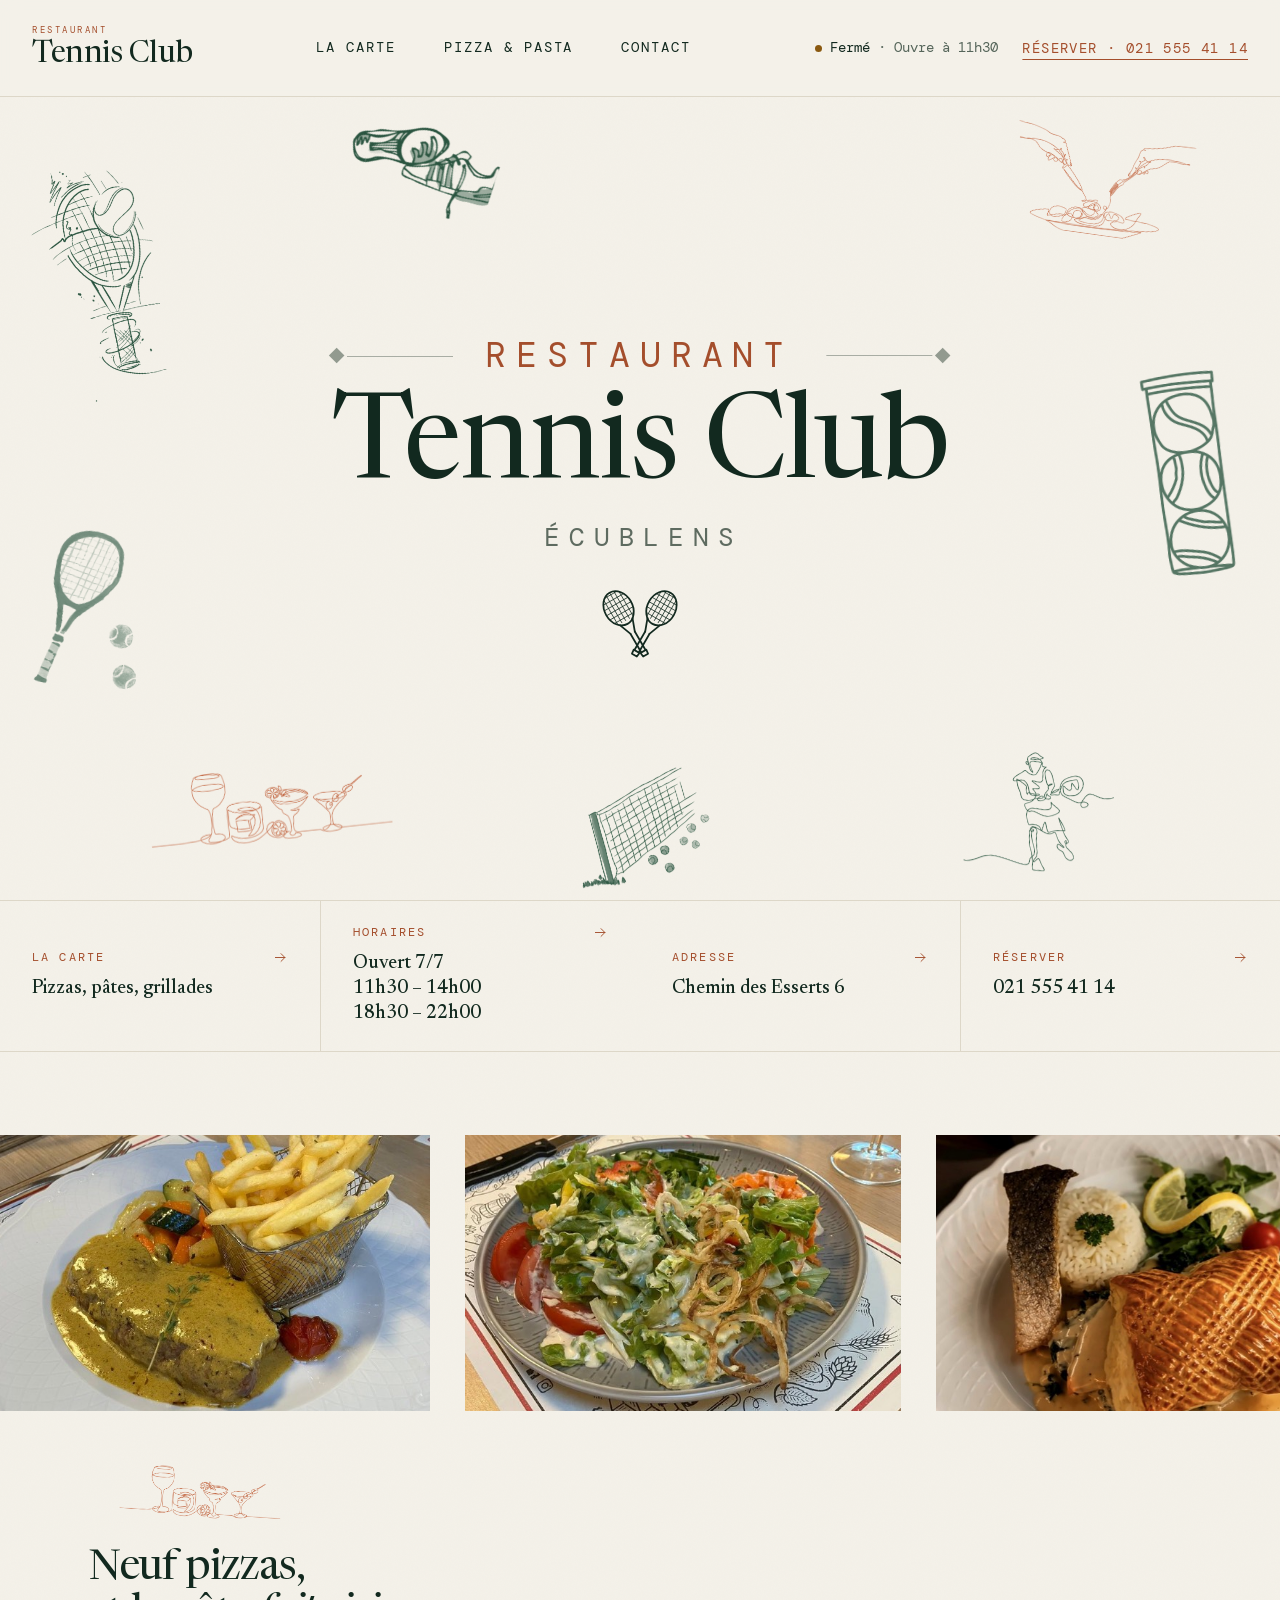
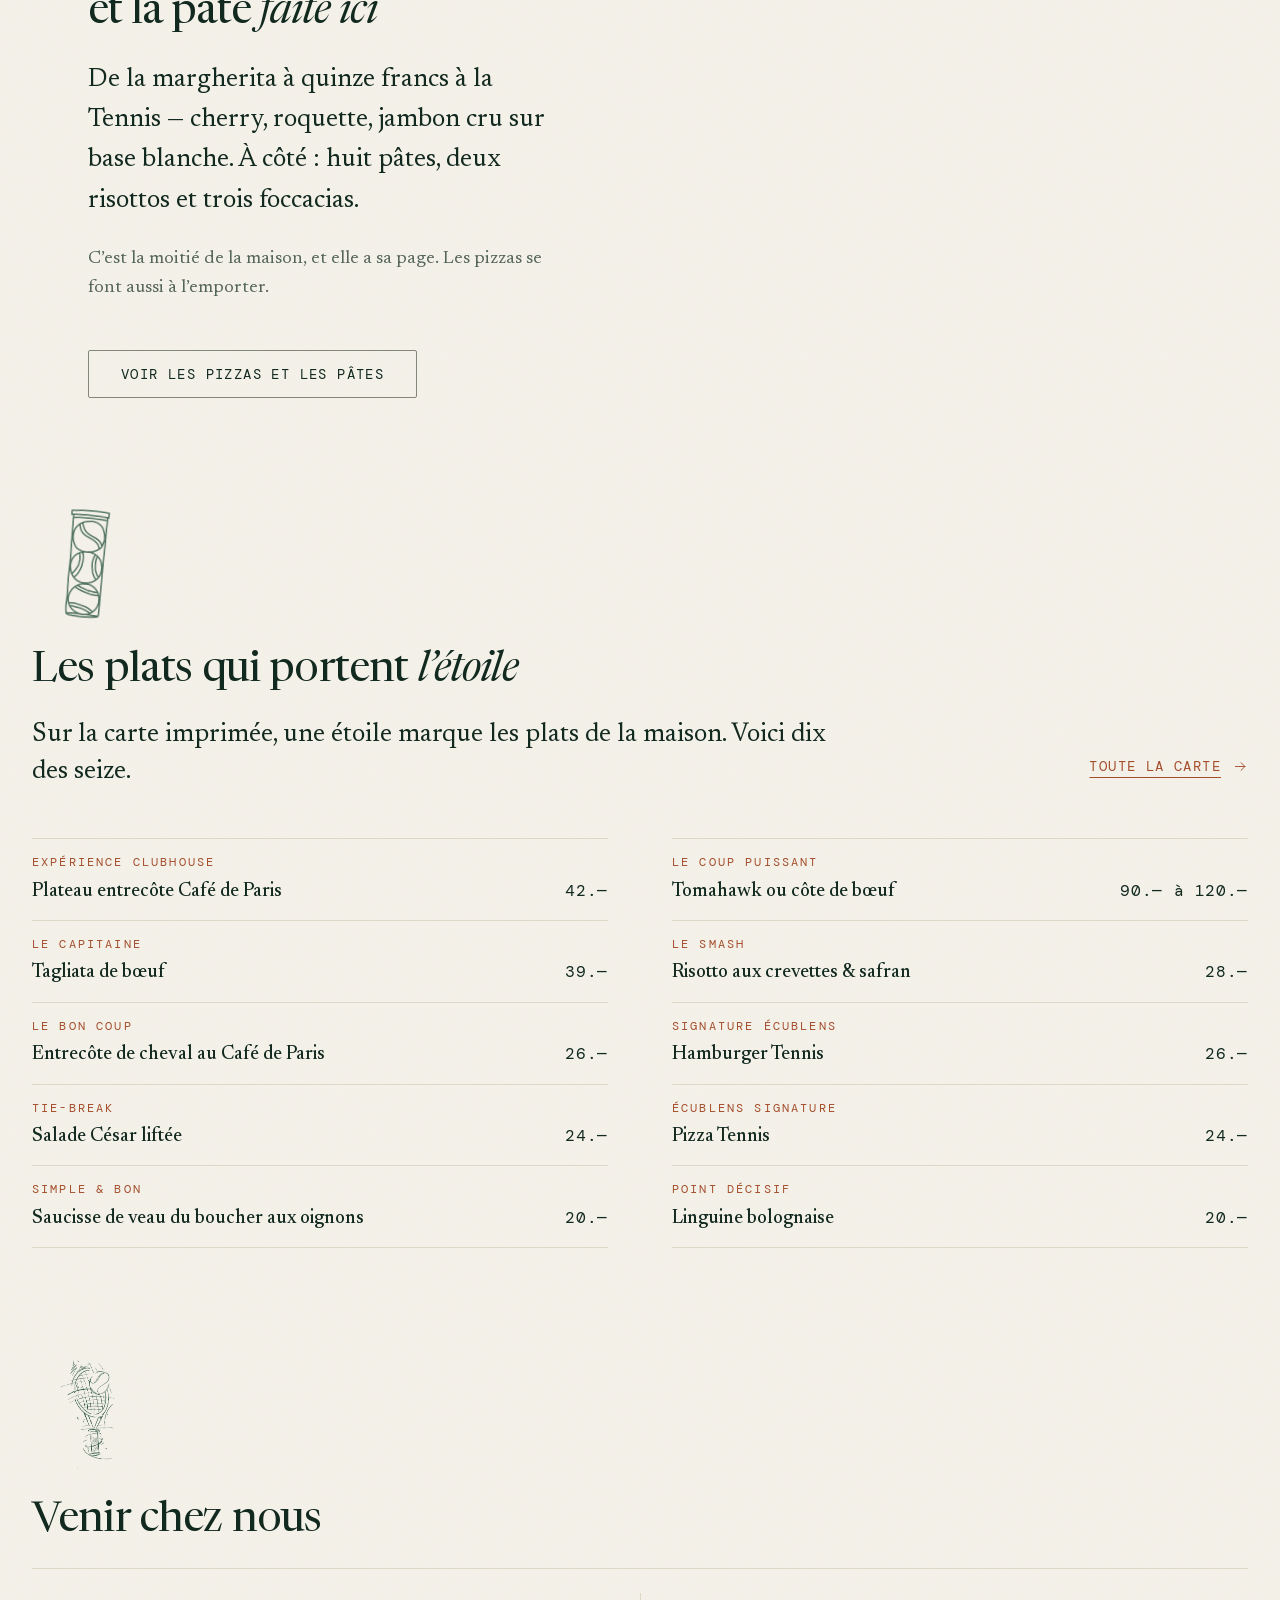
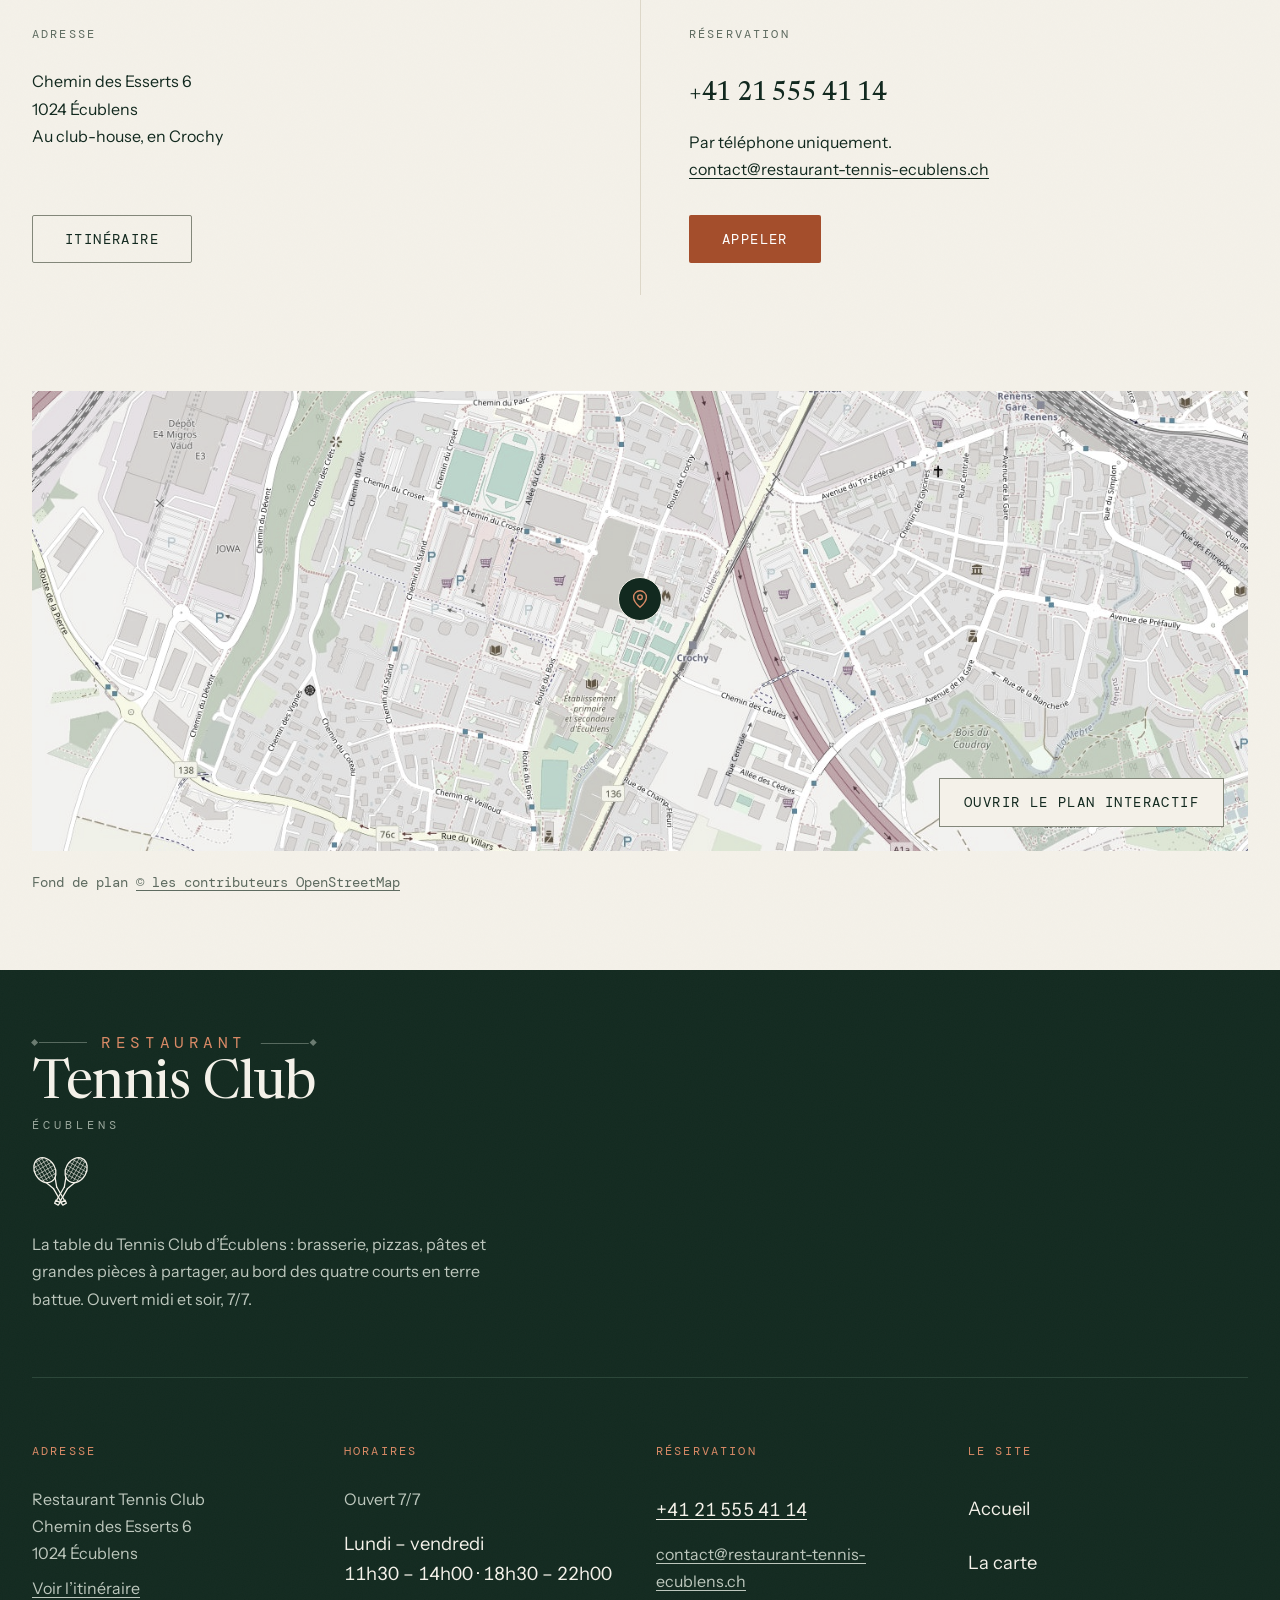
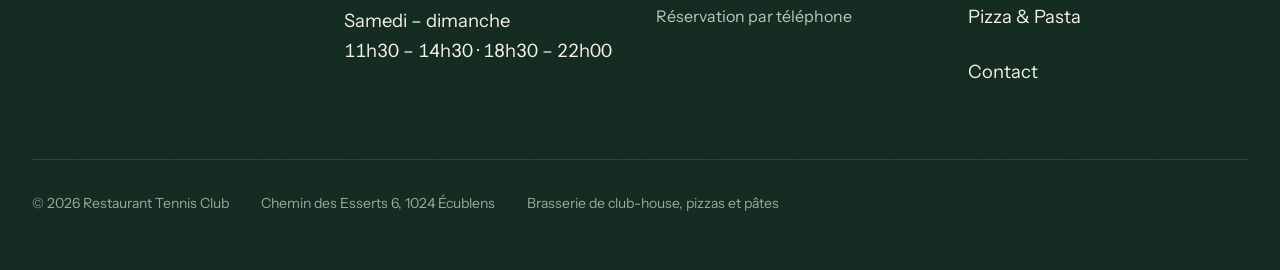
<file: index.html>
<!doctype html>
<html lang="fr-CH">
  <head>
    <meta charset="utf-8" />
    <meta name="viewport" content="width=device-width, initial-scale=1, viewport-fit=cover" />

    <!-- Les deux polices sont demandées avant tout le reste, et pour une raison
         précise : l'enseigne du premier écran est du TEXTE, pas une image. Elle
         est donc le plus grand élément de la page, et c'est elle qui décide de
         la vitesse perçue du site. Sans ce préchargement, elle s'afficherait
         d'abord en Georgia, puis sauterait en Newsreader sous les yeux du
         visiteur. -->
    <link rel="preload" href="fonts/instrument-sans.woff2" as="font" crossorigin type="font/woff2" />
    <link rel="preload" href="fonts/newsreader.woff2" as="font" crossorigin type="font/woff2" />

    <meta name="theme-color" content="#F4F1E9" />

    <title>Restaurant Tennis Club Écublens — brasserie, pizzas et pâtes</title>
    <meta
      name="description"
      content="Brasserie du club-house d’Écublens, au bord des quatre courts en terre battue : pizzas, pâtes et grandes pièces à partager. Ouvert midi et soir, 7/7."
    />
    <meta name="application-name" content="Restaurant Tennis Club Écublens" />
    <meta name="robots" content="index, follow, max-image-preview:large" />
    <link rel="canonical" href="https://www.restaurant-tennis-ecublens.ch/" />

    <meta property="og:title" content="Restaurant Tennis Club Écublens — brasserie, pizzas et pâtes" />
    <meta
      property="og:description"
      content="Pizzas, pâtes, grillades et grandes pièces à partager, au bord des courts. Chemin des Esserts 6, à Écublens. Terrasse, parking, ouvert 7/7."
    />
    <meta property="og:url" content="https://www.restaurant-tennis-ecublens.ch/" />
    <meta property="og:site_name" content="Restaurant Tennis Club Écublens" />
    <meta property="og:locale" content="fr_CH" />
    <meta property="og:image" content="https://www.restaurant-tennis-ecublens.ch/images/og-2026-09b.jpg" />
    <meta property="og:image:width" content="1200" />
    <meta property="og:image:height" content="630" />
    <meta
      property="og:image:alt"
      content="La salle du Restaurant Tennis Club, ouverte sur les courts en terre battue d’Écublens"
    />
    <meta property="og:type" content="website" />
    <meta name="twitter:card" content="summary_large_image" />
    <meta name="twitter:title" content="Restaurant Tennis Club Écublens — brasserie, pizzas et pâtes" />
    <meta
      name="twitter:description"
      content="Pizzas, pâtes et grillades au bord des courts. Chemin des Esserts 6, à Écublens."
    />
    <meta
      name="twitter:image"
      content="https://www.restaurant-tennis-ecublens.ch/images/og-2026-09b.jpg"
    />

    <link rel="icon" href="/favicon.ico" sizes="48x48" />
    <link rel="icon" href="/images/logo-mono.svg" type="image/svg+xml" sizes="any" />
    <link rel="icon" href="/icon-192.png" type="image/png" sizes="192x192" />
    <link rel="apple-touch-icon" href="/apple-touch-icon.png" />

    <!-- La feuille de style est découpée par sujet. Les fichiers sont liés
         séparément plutôt qu'enchaînés par @import : le navigateur les demande
         alors tous en même temps, au lieu d'attendre le précédent. -->
    <link rel="stylesheet" href="css/tokens.css" />
    <link rel="stylesheet" href="css/base.css" />
    <link rel="stylesheet" href="css/composants.css" />
    <link rel="stylesheet" href="css/accueil.css" />
    <link rel="stylesheet" href="css/pages.css" />

    <!-- Seul script chargé sans « defer » : il doit marquer la page avant le
         premier affichage, sinon les blocs à révéler clignotent. -->
    <script src="js/apparitions.js"></script>

    <!-- La fiche que Google lit pour afficher les horaires, le téléphone et
         l'adresse directement dans ses résultats. -->
    <script type="application/ld+json">
      {
        "@context": "https://schema.org",
        "@type": "Restaurant",
        "@id": "https://www.restaurant-tennis-ecublens.ch/#restaurant",
        "name": "Restaurant Tennis Club Écublens",
        "url": "https://www.restaurant-tennis-ecublens.ch/",
        "image": "https://www.restaurant-tennis-ecublens.ch/images/og-2026-09b.jpg",
        "telephone": "+41215554114",
        "email": "contact@restaurant-tennis-ecublens.ch",
        "priceRange": "$$",
        "servesCuisine": ["Brasserie", "Italienne", "Suisse", "Pizza"],
        "acceptsReservations": "https://www.restaurant-tennis-ecublens.ch/contact",
        "hasMap": "https://www.openstreetmap.org/?mlat=46.533237&mlon=6.568724#map=17/46.533237/6.568724",
        "hasMenu": "https://www.restaurant-tennis-ecublens.ch/carte",
        "address": {
          "@type": "PostalAddress",
          "streetAddress": "Chemin des Esserts 6",
          "postalCode": "1024",
          "addressLocality": "Écublens",
          "addressRegion": "VD",
          "addressCountry": "CH"
        },
        "geo": {
          "@type": "GeoCoordinates",
          "latitude": 46.533237,
          "longitude": 6.568724
        },
        "openingHoursSpecification": [
          {
            "@type": "OpeningHoursSpecification",
            "dayOfWeek": ["Monday", "Tuesday", "Wednesday", "Thursday", "Friday"],
            "opens": "11:30",
            "closes": "14:00"
          },
          {
            "@type": "OpeningHoursSpecification",
            "dayOfWeek": ["Monday", "Tuesday", "Wednesday", "Thursday", "Friday"],
            "opens": "18:30",
            "closes": "22:00"
          },
          {
            "@type": "OpeningHoursSpecification",
            "dayOfWeek": ["Saturday", "Sunday"],
            "opens": "11:30",
            "closes": "14:30"
          },
          {
            "@type": "OpeningHoursSpecification",
            "dayOfWeek": ["Saturday", "Sunday"],
            "opens": "18:30",
            "closes": "22:00"
          }
        ]
      }
    </script>
  </head>

  <body data-page="index">
    <a class="lienEvitement" href="#contenu">Aller au contenu</a>

    <!-- ====================================================================
         L'EN-TÊTE
         Une barre crème pleine, comme sur toutes les pages. Le premier écran
         commence dessous, entier.
         ==================================================================== -->
    <header class="header-entete" data-compact="false">
      <div class="header-barre">
        <div class="wrap header-barreContenu">
          <a class="header-logoLien" aria-label="Restaurant Tennis Club, accueil" href="/">
            <span class="enseigne enseigne--barre"><span class="enseigne-sur">Restaurant</span><span class="enseigne-nom">Tennis Club</span><span class="enseigne-lieu">Écublens</span></span>
          </a>

          <nav class="header-nav" aria-label="Navigation principale">
            <a class="header-lienNav" href="carte">La carte</a>
            <a class="header-lienNav" href="pizzeria">Pizza &amp; Pasta</a>
            <a class="header-lienNav" href="contact">Contact</a>
          </nav>

          <div class="header-actions">
            <span class="header-etat etatouverturelive-etat">
              <span class="etatouverturelive-pastille"></span>
              <span class="etatouverturelive-detail">Midi et soir, 7/7</span>
            </span>

            <a
              href="tel:+41215554114"
              class="bouton-base bouton-tertiaire header-reserverLong"
              aria-label="Réserver par téléphone au +41 21 555 41 14"
              data-analytics="call"
              >Réserver · 021 555 41 14</a
            >
          </div>
          <button
            type="button"
            class="header-iconeSeule header-boutonMenu"
            aria-label="Ouvrir le menu de navigation"
            aria-expanded="false"
            aria-controls="menu-mobile"
          >
            <svg
              width="22"
              height="22"
              viewBox="0 0 24 24"
              fill="none"
              stroke="currentColor"
              stroke-width="1.5"
              stroke-linecap="square"
              aria-hidden="true"
              focusable="false"
            >
              <path d="M3 6h18 M3 12h18 M3 18h18"></path>
            </svg>
          </button>
        </div>
      </div>
    </header>

    <!-- ====================================================================
         LE MENU DU TÉLÉPHONE
         ==================================================================== -->
    <dialog id="menu-mobile" class="menumobile-panneau surface-sapin" aria-label="Navigation du site">
      <div class="wrap">
        <div class="menumobile-entete">
          <span class="enseigne enseigne--menu"><span class="enseigne-sur">Restaurant</span><span class="enseigne-nom">Tennis Club</span><span class="enseigne-lieu">Écublens</span></span>
          <button type="button" class="menumobile-fermer" aria-label="Fermer le menu">
            <svg
              width="22"
              height="22"
              viewBox="0 0 24 24"
              fill="none"
              stroke="currentColor"
              stroke-width="1.5"
              stroke-linecap="square"
              aria-hidden="true"
              focusable="false"
            >
              <path d="M5 5l14 14 M19 5L5 19"></path>
            </svg>
          </button>
        </div>

        <nav class="menumobile-liens" aria-label="Navigation principale">
          <a class="menumobile-lien" href="carte">
            La carte
            <svg
              width="20"
              height="20"
              viewBox="0 0 24 24"
              fill="none"
              stroke="currentColor"
              stroke-width="1.5"
              stroke-linecap="square"
              aria-hidden="true"
              focusable="false"
            >
              <path d="M4 12h15 M13 6l6 6-6 6"></path>
            </svg>
          </a>
          <a class="menumobile-lien" href="pizzeria">
            Pizza &amp; Pasta
            <svg
              width="20"
              height="20"
              viewBox="0 0 24 24"
              fill="none"
              stroke="currentColor"
              stroke-width="1.5"
              stroke-linecap="square"
              aria-hidden="true"
              focusable="false"
            >
              <path d="M4 12h15 M13 6l6 6-6 6"></path>
            </svg>
          </a>
          <a class="menumobile-lien" href="contact">
            Contact
            <svg
              width="20"
              height="20"
              viewBox="0 0 24 24"
              fill="none"
              stroke="currentColor"
              stroke-width="1.5"
              stroke-linecap="square"
              aria-hidden="true"
              focusable="false"
            >
              <path d="M4 12h15 M13 6l6 6-6 6"></path>
            </svg>
          </a>
        </nav>

        <div class="menumobile-pied">
          <a
            href="tel:+41215554114"
            class="bouton-base bouton-primaire bouton-grand bouton-pleineLargeur"
            data-analytics="call"
            >Réserver · 021 555 41 14</a
          >
          <address>Chemin des Esserts 6, 1024 Écublens<br />Ouvert 7/7</address>
        </div>
      </div>
    </dialog>

    <main id="contenu">
      <!-- ==================================================================
           1. LE PREMIER ÉCRAN

           Un écran entier de crème, l'enseigne au milieu, et huit dessins au
           trait tout autour. Pas une photographie, pas une accroche : le nom de
           la maison est écrit en toutes lettres, et c'est tout ce qu'on demande
           à un premier écran.

           Les dessins ont deux encres. Deux sont en TERRE BATTUE — les verres
           et le couvert : c'est la table. Six sont en VERT SAPIN — le service,
           la raquette, le joueur, le filet, les chaussures, les balles : c'est
           le club. Les deux dessins de table sont diagonalement opposés :
           l'ocre traverse l'écran, et l'œil fait le trajet.

           Les dessins ne sont pas jetés au hasard. Ils laissent libre la bande
           centrale où vit l'enseigne, et trois d'entre eux sont coupés par le
           bord de l'écran : c'est ce qui empêche la composition d'avoir l'air
           rangée, et ce qui dit que la page continue plus bas.

           Chacun porte cinq réglages, écrits dans la feuille de style : où il
           est, quelle taille il fait, de combien il penche, de combien il tombe
           au premier défilement, et de combien il vrille en tombant.
           ================================================================== -->
      <section class="surface-creme premier" aria-labelledby="titre-accueil">
        <div class="premier-champ" aria-hidden="true">
          <img
            class="premier-piece premier-piece--service"
            src="images/trait-service-2026-09b.png"
            alt=""
            decoding="async"
            width="389"
            height="776"
          />
          <img
            class="premier-piece premier-piece--couvert"
            src="images/trait-couvert-2026-09b.png"
            alt=""
            decoding="async"
            width="520"
            height="300"
          />
          <img
            class="premier-piece premier-piece--verres"
            src="images/trait-verres-2026-09b.png"
            alt=""
            decoding="async"
            width="620"
            height="187"
          />
          <img
            class="premier-piece premier-piece--raquette"
            src="images/trait-raquette-2026-09a.png"
            alt=""
            decoding="async"
            width="240"
            height="373"
          />
          <img
            class="premier-piece premier-piece--balles"
            src="images/trait-balles-2026-09b.png"
            alt=""
            decoding="async"
            width="172"
            height="470"
          />
          <img
            class="premier-piece premier-piece--joueur"
            src="images/trait-joueur-2026-09b.png"
            alt=""
            decoding="async"
            width="470"
            height="358"
          />
          <img
            class="premier-piece premier-piece--filet"
            src="images/trait-filet-2026-09a.png"
            alt=""
            decoding="async"
            width="440"
            height="314"
          />
          <img
            class="premier-piece premier-piece--baskets"
            src="images/trait-baskets-2026-09a.png"
            alt=""
            decoding="async"
            width="400"
            height="222"
          />
        </div>

        <h1 class="premier-titre" id="titre-accueil">
          <span class="enseigne enseigne--premier enseigne--orne"
            ><span class="enseigne-sur"
              ><i class="enseigne-regle" aria-hidden="true"></i>Restaurant<i
                class="enseigne-regle"
                aria-hidden="true"
              ></i></span
            ><span class="enseigne-nom">Tennis Club</span
            ><span class="enseigne-lieu">Écublens</span
            ><span class="enseigne-marque" aria-hidden="true"></span
          ></span>
        </h1>
      </section>

      <!-- ==================================================================
           3. LA BANDE D'ACCÈS DIRECT
           ================================================================== -->
      <div class="surface-creme accesdirect-bande">
        <nav class="accesdirect-grille" aria-label="Accès direct">
          <a class="accesdirect-cellule" href="carte">
            <span class="accesdirect-libelle">
              La carte
              <svg
                width="15"
                height="15"
                viewBox="0 0 24 24"
                fill="none"
                stroke="currentColor"
                stroke-width="1.5"
                stroke-linecap="square"
                aria-hidden="true"
                focusable="false"
              >
                <path d="M4 12h15 M13 6l6 6-6 6"></path>
              </svg>
            </span>
            <span class="accesdirect-valeur">Pizzas, pâtes, grillades</span>
          </a>

          <a class="accesdirect-cellule" href="contact#horaires">
            <span class="accesdirect-libelle">
              Horaires
              <svg
                width="15"
                height="15"
                viewBox="0 0 24 24"
                fill="none"
                stroke="currentColor"
                stroke-width="1.5"
                stroke-linecap="square"
                aria-hidden="true"
                focusable="false"
              >
                <path d="M4 12h15 M13 6l6 6-6 6"></path>
              </svg>
            </span>
            <span class="accesdirect-valeur">Ouvert 7/7<br />11h30 – 14h00<br />18h30 – 22h00</span>
          </a>

          <a
            class="accesdirect-cellule"
            href="https://www.google.com/maps/dir/?api=1&amp;destination=Chemin%20des%20Esserts%206%2C%201024%20Ecublens%2C%20Suisse"
            target="_blank"
            rel="noopener"
          >
            <span class="accesdirect-libelle">
              Adresse
              <svg
                width="15"
                height="15"
                viewBox="0 0 24 24"
                fill="none"
                stroke="currentColor"
                stroke-width="1.5"
                stroke-linecap="square"
                aria-hidden="true"
                focusable="false"
              >
                <path d="M4 12h15 M13 6l6 6-6 6"></path>
              </svg>
            </span>
            <span class="accesdirect-valeur">Chemin des Esserts 6</span>
          </a>

          <a class="accesdirect-cellule" href="tel:+41215554114" data-analytics="call">
            <span class="accesdirect-libelle">
              Réserver
              <svg
                width="15"
                height="15"
                viewBox="0 0 24 24"
                fill="none"
                stroke="currentColor"
                stroke-width="1.5"
                stroke-linecap="square"
                aria-hidden="true"
                focusable="false"
              >
                <path d="M4 12h15 M13 6l6 6-6 6"></path>
              </svg>
            </span>
            <span class="accesdirect-valeur">021 555 41 14</span>
          </a>
        </nav>
      </div>

      <!-- ==================================================================
           8. À TABLE — LE RUBAN DE PHOTOGRAPHIES
           ================================================================== -->
      <section class="surface-creme section ruban-section" aria-labelledby="titre-ruban">
        <div class="visuallyHidden"><h2 id="titre-ruban">À table</h2></div>

        <div class="ruban-piste" data-reveal="true">
          <ul
            class="ruban-defile"
            tabindex="0"
            aria-label="Quelques plats du Restaurant Tennis Club Écublens"
          >
            <li class="ruban-vignette">
              <div class="photo-cadre">
                <img
                  class="photo-image"
                  src="images/plat-entrecote-2026-09b.jpg"
                  srcset="images/plat-entrecote-800-2026-09b.jpg 800w, images/plat-entrecote-2026-09b.jpg 1200w"
                  sizes="(min-width: 900px) min(34vw, 520px), 76vw"
                  alt="Entrecôte au Café de Paris et frites maison, servie sur la nappe du club"
                  width="1200"
                  height="1600"
                  loading="lazy"
                  decoding="async"
                />
              </div>
            </li>
            <li class="ruban-vignette">
              <div class="photo-cadre">
                <img
                  class="photo-image"
                  src="images/plat-salade-2026-09b.jpg"
                  srcset="images/plat-salade-800-2026-09b.jpg 800w, images/plat-salade-2026-09b.jpg 1200w"
                  sizes="(min-width: 900px) min(34vw, 520px), 76vw"
                  alt="Salade mêlée, crudités du moment et oignons frits, au Restaurant Tennis Club"
                  width="1200"
                  height="1600"
                  loading="lazy"
                  decoding="async"
                />
              </div>
            </li>
            <li class="ruban-vignette">
              <div class="photo-cadre">
                <img
                  class="photo-image"
                  src="images/plat-poisson-2026-09b.jpg"
                  srcset="images/plat-poisson-800-2026-09b.jpg 800w, images/plat-poisson-2026-09b.jpg 1351w"
                  sizes="(min-width: 900px) min(34vw, 520px), 76vw"
                  alt="Filet de poisson en feuilleté, sauce crémeuse aux épinards, riz et salade"
                  width="1351"
                  height="1600"
                  loading="lazy"
                  decoding="async"
                />
              </div>
            </li>
            <li class="ruban-vignette">
              <div class="photo-cadre">
                <img
                  class="photo-image"
                  src="images/plat-burger-2026-09b.jpg"
                  srcset="images/plat-burger-800-2026-09b.jpg 800w, images/plat-burger-2026-09b.jpg 1600w"
                  sizes="(min-width: 900px) min(34vw, 520px), 76vw"
                  alt="Le burger du club et son panier de frites"
                  width="1600"
                  height="1200"
                  loading="lazy"
                  decoding="async"
                />
              </div>
            </li>
            <li class="ruban-vignette">
              <div class="photo-cadre">
                <img
                  class="photo-image"
                  src="images/plat-desserts-2026-09b.jpg"
                  srcset="images/plat-desserts-800-2026-09b.jpg 800w, images/plat-desserts-2026-09b.jpg 1600w"
                  sizes="(min-width: 900px) min(34vw, 520px), 76vw"
                  alt="Deux desserts maison portés en salle : tiramisu et mille-feuille à la pistache"
                  width="1600"
                  height="1543"
                  loading="lazy"
                  decoding="async"
                />
              </div>
            </li>
            <li class="ruban-vignette" aria-hidden="true">
              <div class="photo-cadre">
                <img
                  class="photo-image"
                  src="images/plat-entrecote-2026-09b.jpg"
                  srcset="images/plat-entrecote-800-2026-09b.jpg 800w, images/plat-entrecote-2026-09b.jpg 1200w"
                  sizes="(min-width: 900px) min(34vw, 520px), 76vw"
                  alt="Entrecôte au Café de Paris et frites maison, servie sur la nappe du club"
                  width="1200"
                  height="1600"
                  loading="lazy"
                  decoding="async"
                />
              </div>
            </li>
            <li class="ruban-vignette" aria-hidden="true">
              <div class="photo-cadre">
                <img
                  class="photo-image"
                  src="images/plat-salade-2026-09b.jpg"
                  srcset="images/plat-salade-800-2026-09b.jpg 800w, images/plat-salade-2026-09b.jpg 1200w"
                  sizes="(min-width: 900px) min(34vw, 520px), 76vw"
                  alt="Salade mêlée, crudités du moment et oignons frits, au Restaurant Tennis Club"
                  width="1200"
                  height="1600"
                  loading="lazy"
                  decoding="async"
                />
              </div>
            </li>
            <li class="ruban-vignette" aria-hidden="true">
              <div class="photo-cadre">
                <img
                  class="photo-image"
                  src="images/plat-poisson-2026-09b.jpg"
                  srcset="images/plat-poisson-800-2026-09b.jpg 800w, images/plat-poisson-2026-09b.jpg 1351w"
                  sizes="(min-width: 900px) min(34vw, 520px), 76vw"
                  alt="Filet de poisson en feuilleté, sauce crémeuse aux épinards, riz et salade"
                  width="1351"
                  height="1600"
                  loading="lazy"
                  decoding="async"
                />
              </div>
            </li>
            <li class="ruban-vignette" aria-hidden="true">
              <div class="photo-cadre">
                <img
                  class="photo-image"
                  src="images/plat-burger-2026-09b.jpg"
                  srcset="images/plat-burger-800-2026-09b.jpg 800w, images/plat-burger-2026-09b.jpg 1600w"
                  sizes="(min-width: 900px) min(34vw, 520px), 76vw"
                  alt="Le burger du club et son panier de frites"
                  width="1600"
                  height="1200"
                  loading="lazy"
                  decoding="async"
                />
              </div>
            </li>
            <li class="ruban-vignette" aria-hidden="true">
              <div class="photo-cadre">
                <img
                  class="photo-image"
                  src="images/plat-desserts-2026-09b.jpg"
                  srcset="images/plat-desserts-800-2026-09b.jpg 800w, images/plat-desserts-2026-09b.jpg 1600w"
                  sizes="(min-width: 900px) min(34vw, 520px), 76vw"
                  alt="Deux desserts maison portés en salle : tiramisu et mille-feuille à la pistache"
                  width="1600"
                  height="1543"
                  loading="lazy"
                  decoding="async"
                />
              </div>
            </li>
          </ul>
        </div>
      </section>



      <!-- ==================================================================
           4. LA MAISON
           Texte à gauche, photographie à droite — et plus bas que le texte.
           ================================================================== -->
      <section class="surface-creme section" aria-labelledby="titre-maison">
        <div class="wrap duo-duo duo-droite">
          <div class="duo-texte" data-reveal="true" style="--reveal-delai: 90ms">
            <img
                class="marque marque--verres"
                src="images/trait-verres-2026-09b.png"
                alt=""
                width="620"
                height="187"
                loading="lazy"
                decoding="async"
              />
            <h2 class="duo-titre" id="titre-italien">
              Neuf pizzas,<br />et la pâte <em class="italique">faite ici</em>
            </h2>
            <p class="chapo">
              De la margherita à quinze francs à la Tennis — cherry, roquette, jambon cru sur
              base blanche. À côté&nbsp;: huit pâtes, deux risottos et trois foccacias.
            </p>
            <p>
              C’est la moitié de la maison, et elle a sa page. Les pizzas se font aussi à
              l’emporter.
            </p>
            <div data-actions="true">
              <a class="bouton-base bouton-secondaire" href="pizzeria">Voir les pizzas et les pâtes</a>
            </div>
          </div>
        </div>
      </section>
      <!-- ==================================================================
           7. LE TABLEAU D'AFFICHAGE

           À la place de la grille de quatre assiettes du site modèle.

           La carte imprimée du restaurant marque d'une étoile les plats qui
           signent la maison. Il y en a seize, réparties sur les deux pages de
           carte. Une grille de quatre photographies en aurait montré quatre,
           donc en aurait caché douze — et aurait demandé quatre photographies
           de studio qu'on n'a pas.

           Alors on n'en montre aucune : ON LES AFFICHE. Dix lignes tirées des
           seize, choisies pour couvrir toute la carte — de la saucisse de veau
           à vingt francs au tomahawk à cent vingt. Le nom de code à gauche, le
           plat, le prix. C'est le tableau d'un club de tennis, celui où l'on
           lit les tirages, et c'est le seul bloc de ce site qui ne pourrait se
           trouver sur aucun autre.
           ================================================================== -->
      <section class="surface-creme section" aria-labelledby="titre-plats">
        <div class="wrap">
          <div class="tableau-entete" data-reveal="true">
            <div>
              <img
                class="marque marque--balles"
                src="images/trait-balles-2026-09b.png"
                alt=""
                width="172"
                height="470"
                loading="lazy"
                decoding="async"
              />
              <h2 class="titreSection" id="titre-plats">
                Les plats qui portent <em class="italique">l’étoile</em>
              </h2>
              <p class="chapo">
                Sur la carte imprimée, une étoile marque les plats de la maison. Voici dix des
                seize.
              </p>
            </div>
            <a class="bouton-base bouton-tertiaire" href="carte">
              Toute la carte
              <svg
                width="15"
                height="15"
                viewBox="0 0 24 24"
                fill="none"
                stroke="currentColor"
                stroke-width="1.5"
                stroke-linecap="square"
                aria-hidden="true"
                focusable="false"
              >
                <path d="M4 12h15 M13 6l6 6-6 6"></path>
              </svg>
            </a>
          </div>

          <ol class="tableau-grille" data-reveal="true">
            <li class="tableau-ligne">
              <p class="tableau-code">Expérience clubhouse</p>
              <p class="tableau-nom">
                <a href="carte#partager">Plateau entrecôte Café de Paris</a>
              </p>
              <p class="tableau-prix">42.—</p>
            </li>
            <li class="tableau-ligne">
              <p class="tableau-code">Le coup puissant</p>
              <p class="tableau-nom">
                <a href="carte#partager">Tomahawk ou côte de bœuf</a>
              </p>
              <p class="tableau-prix">90.— à 120.—</p>
            </li>
            <li class="tableau-ligne">
              <p class="tableau-code">Le capitaine</p>
              <p class="tableau-nom"><a href="carte#viandes">Tagliata de bœuf</a></p>
              <p class="tableau-prix">39.—</p>
            </li>
            <li class="tableau-ligne">
              <p class="tableau-code">Le smash</p>
              <p class="tableau-nom">
                <a href="pizzeria#risotto">Risotto aux crevettes &amp; safran</a>
              </p>
              <p class="tableau-prix">28.—</p>
            </li>
            <li class="tableau-ligne">
              <p class="tableau-code">Le bon coup</p>
              <p class="tableau-nom">
                <a href="carte#classiques">Entrecôte de cheval au Café de Paris</a>
              </p>
              <p class="tableau-prix">26.—</p>
            </li>
            <li class="tableau-ligne">
              <p class="tableau-code">Signature Écublens</p>
              <p class="tableau-nom"><a href="carte#burgers">Hamburger Tennis</a></p>
              <p class="tableau-prix">26.—</p>
            </li>
            <li class="tableau-ligne">
              <p class="tableau-code">Tie-break</p>
              <p class="tableau-nom"><a href="carte#froides">Salade César liftée</a></p>
              <p class="tableau-prix">24.—</p>
            </li>
            <li class="tableau-ligne">
              <p class="tableau-code">Écublens signature</p>
              <p class="tableau-nom"><a href="pizzeria#pizzas">Pizza Tennis</a></p>
              <p class="tableau-prix">24.—</p>
            </li>
            <li class="tableau-ligne">
              <p class="tableau-code">Simple &amp; bon</p>
              <p class="tableau-nom">
                <a href="carte#classiques">Saucisse de veau du boucher aux oignons</a>
              </p>
              <p class="tableau-prix">20.—</p>
            </li>
            <li class="tableau-ligne">
              <p class="tableau-code">Point décisif</p>
              <p class="tableau-nom"><a href="pizzeria#pates">Linguine bolognaise</a></p>
              <p class="tableau-prix">20.—</p>
            </li>
          </ol>
        </div>
      </section>

      <!-- ==================================================================
           10. VENIR CHEZ NOUS
           ================================================================== -->
      <section class="surface-creme section" aria-labelledby="titre-infos">
        <div class="wrap">
          <div data-reveal="true">
            <img
                class="marque marque--service"
                src="images/trait-service-2026-09b.png"
                alt=""
                width="389"
                height="776"
                loading="lazy"
                decoding="async"
              />
            <h2 class="titreSection infospratiques-titre" id="titre-infos">Venir chez nous</h2>
          </div>

          <div class="infospratiques-colonnes" data-reveal="true">
            <!-- Les horaires ne sont plus repris ici : ils figurent déjà dans
                 la bande d'accès direct en haut de page, dans le pied de page
                 et sur la page Contact. Une quatrième copie sur la même page
                 n'apprenait plus rien, et c'était une de plus à tenir à jour. -->
            <div class="infospratiques-colonne">
              <h3>Adresse</h3>
              <address>Chemin des Esserts 6<br />1024 Écublens<br />Au club-house, en Crochy</address>
              <div class="infospratiques-action">
                <a
                  href="https://www.google.com/maps/dir/?api=1&amp;destination=Chemin%20des%20Esserts%206%2C%201024%20Ecublens%2C%20Suisse"
                  class="bouton-base bouton-secondaire"
                  rel="noopener"
                  target="_blank"
                  >Itinéraire</a
                >
              </div>
            </div>

            <div class="infospratiques-colonne">
              <h3>Réservation</h3>
              <a
                class="infospratiques-telephone"
                href="tel:+41215554114"
                data-analytics="call"
                aria-label="Appeler le restaurant au +41 21 555 41 14"
                >+41 21 555 41 14</a
              >
              <p>
                Par téléphone uniquement.<br />
                <a href="mailto:contact@restaurant-tennis-ecublens.ch">contact@restaurant-tennis-ecublens.ch</a>
              </p>
              <div class="infospratiques-action">
                <a href="tel:+41215554114" class="bouton-base bouton-primaire" data-analytics="call"
                  >Appeler</a
                >
              </div>
            </div>
          </div>

          <div class="plan-bloc" data-reveal="true">
            <div
              class="plan-plan"
              data-carte="https://www.openstreetmap.org/export/embed.html?bbox=6.564724%2C46.531237%2C6.572724%2C46.535237&amp;layer=mapnik&amp;marker=46.533237%2C6.568724"
              data-titre="Plan d’accès au Restaurant Tennis Club, Chemin des Esserts 6, 1024 Écublens"
            >
              <img
                class="plan-fond"
                src="images/plan.jpg"
                srcset="images/plan-800.jpg 800w, images/plan.jpg 1440w"
                sizes="(min-width: 900px) 1120px, 100vw"
                alt="Plan du quartier d’En Crochy à Écublens, situant le Restaurant Tennis Club chemin des Esserts 6"
                width="1440"
                height="800"
                loading="lazy"
                decoding="async"
              />
              <span class="plan-marqueur" aria-hidden="true">
                <svg
                  width="22"
                  height="22"
                  viewBox="0 0 24 24"
                  fill="none"
                  stroke="currentColor"
                  stroke-width="1.5"
                  stroke-linecap="square"
                  aria-hidden="true"
                  focusable="false"
                >
                  <path
                    d="M12 21s7-6.2 7-11a7 7 0 1 0-14 0c0 4.8 7 11 7 11z M12 12.5a2.5 2.5 0 1 0 0-5 2.5 2.5 0 0 0 0 5z"
                  ></path>
                </svg>
              </span>
              <button type="button" class="plan-ouvrir">
                <span class="plan-etiquette">Ouvrir le plan interactif</span>
              </button>
            </div>
            <p class="plan-credit">
              Fond de plan
              <a href="https://www.openstreetmap.org/copyright" target="_blank" rel="noopener"
                >© les contributeurs OpenStreetMap</a
              >
            </p>
          </div>
        </div>
      </section>
    </main>

    <!-- ====================================================================
         LE PIED DE PAGE
         ==================================================================== -->
    <footer class="surface-sapin footer-pied">
      <div class="wrap">
        <div class="footer-enseigne">
          <span class="enseigne enseigne--pied enseigne--orne"><span class="enseigne-sur"><i class="enseigne-regle" aria-hidden="true"></i>Restaurant<i class="enseigne-regle" aria-hidden="true"></i></span><span class="enseigne-nom">Tennis Club</span><span class="enseigne-lieu">Écublens</span><span class="enseigne-marque" aria-hidden="true"></span></span>
          <p class="footer-devise">
            La table du Tennis Club d’Écublens : brasserie, pizzas, pâtes et grandes pièces
            à partager, au bord des quatre courts en terre battue. Ouvert midi et soir, 7/7.
          </p>
        </div>

        <div class="footer-colonnes">
          <div class="footer-colonne">
            <h2>Adresse</h2>
            <address>
              Restaurant Tennis Club<br />Chemin des Esserts 6<br />1024 Écublens<br />
              <a
                href="https://www.google.com/maps/dir/?api=1&amp;destination=Chemin%20des%20Esserts%206%2C%201024%20Ecublens%2C%20Suisse"
                target="_blank"
                rel="noopener"
                >Voir l’itinéraire</a
              >
            </address>
          </div>

          <div class="footer-colonne">
            <h2>Horaires</h2>
            <p class="footer-ouverture">Ouvert 7/7</p>
            <dl>
              <div class="footer-horaire">
                <dt>Lundi – vendredi</dt>
                <dd>11h30 – 14h00 · 18h30 – 22h00</dd>
              </div>
              <div class="footer-horaire">
                <dt>Samedi – dimanche</dt>
                <dd>11h30 – 14h30 · 18h30 – 22h00</dd>
              </div>
            </dl>
          </div>

          <div class="footer-colonne">
            <h2>Réservation</h2>
            <p>
              <a class="footer-telephone" href="tel:+41215554114" data-analytics="call">+41 21 555 41 14</a><br />
              <a href="mailto:contact@restaurant-tennis-ecublens.ch">contact@restaurant-tennis-ecublens.ch</a><br />
              Réservation par téléphone
            </p>
          </div>

          <div class="footer-colonne">
            <h2>Le site</h2>
            <nav class="footer-navPied" aria-label="Navigation de pied de page">
              <a href="/">Accueil</a>
              <a href="carte">La carte</a>
              <a href="pizzeria">Pizza &amp; Pasta</a>
              <a href="contact">Contact</a>
            </nav>
          </div>
        </div>

        <p class="footer-mentions">
          <span>© 2026 Restaurant Tennis Club</span>
          <span>Chemin des Esserts 6, 1024 Écublens</span>
          <span>Brasserie de club-house, pizzas et pâtes</span>
        </p>
      </div>
    </footer>

    <!-- La barre d'appel du téléphone, cachée tant qu'on n'a pas défilé. -->
    <div class="barreaction-barre" data-visible="false" aria-hidden="true">
      <a class="barreaction-action barreaction-carte" tabindex="-1" href="carte">La carte</a>
      <a
        class="barreaction-action barreaction-appeler"
        href="tel:+41215554114"
        data-analytics="call"
        tabindex="-1"
        aria-label="Appeler le restaurant au +41 21 555 41 14"
      >
        <svg
          width="16"
          height="16"
          viewBox="0 0 24 24"
          fill="none"
          stroke="currentColor"
          stroke-width="1.5"
          stroke-linecap="square"
          aria-hidden="true"
          focusable="false"
        >
          <path
            d="M6.5 3h-3v3a14.5 14.5 0 0 0 14.5 14.5h3v-3l-4-1.5-2.5 2.5a11.5 11.5 0 0 1-9-9L8 7z"
          ></path>
        </svg>
        Appeler
      </a>
    </div>

    <!-- Un fichier par comportement. Tous en « defer » : ils s'exécutent dans
         l'ordre, après le rendu de la page, et n'en retardent jamais
         l'affichage. -->
    <script src="js/entete.js" defer></script>
    <script src="js/premier-ecran.js" defer></script>
    <script src="js/barre-action.js" defer></script>
    <script src="js/menu-mobile.js" defer></script>
    <script src="js/horaires.js" defer></script>
    <script src="js/galerie.js" defer></script>
    <script src="js/plan.js" defer></script>
  </body>
</html>
</file>
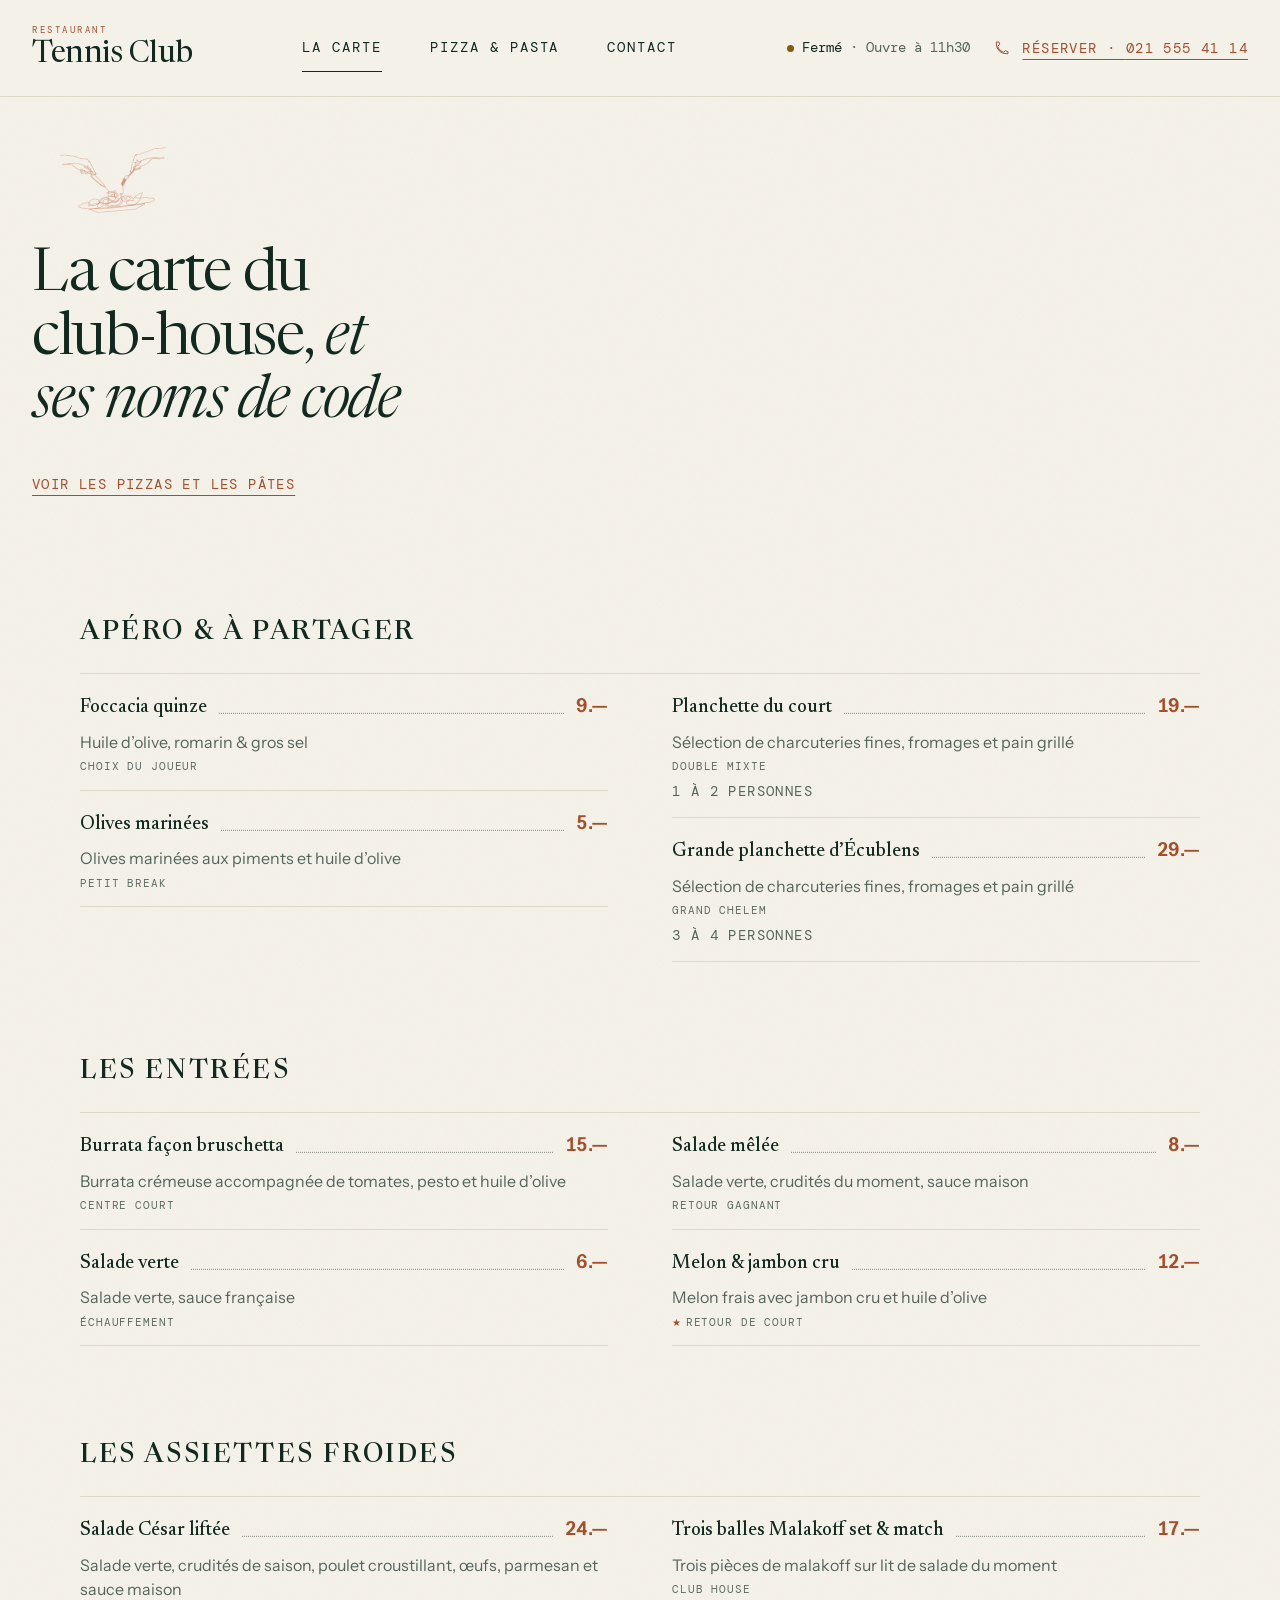
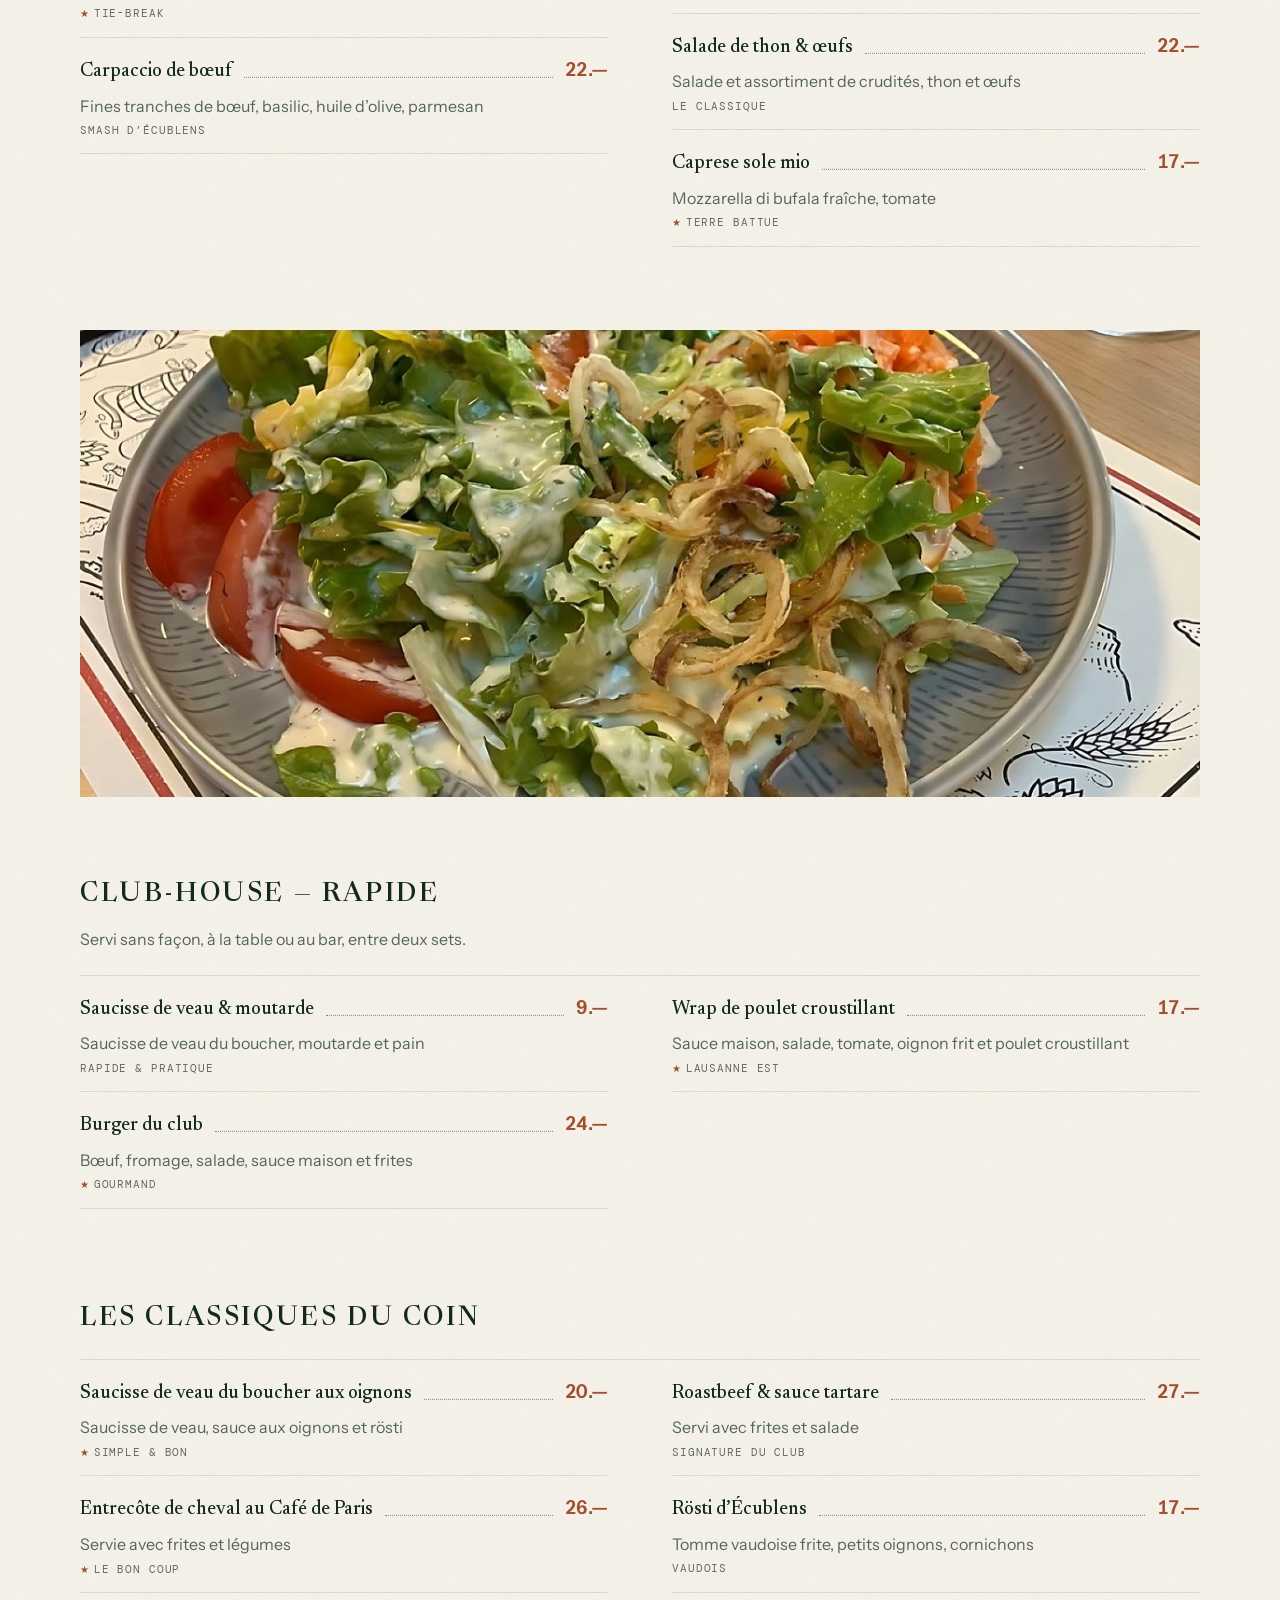
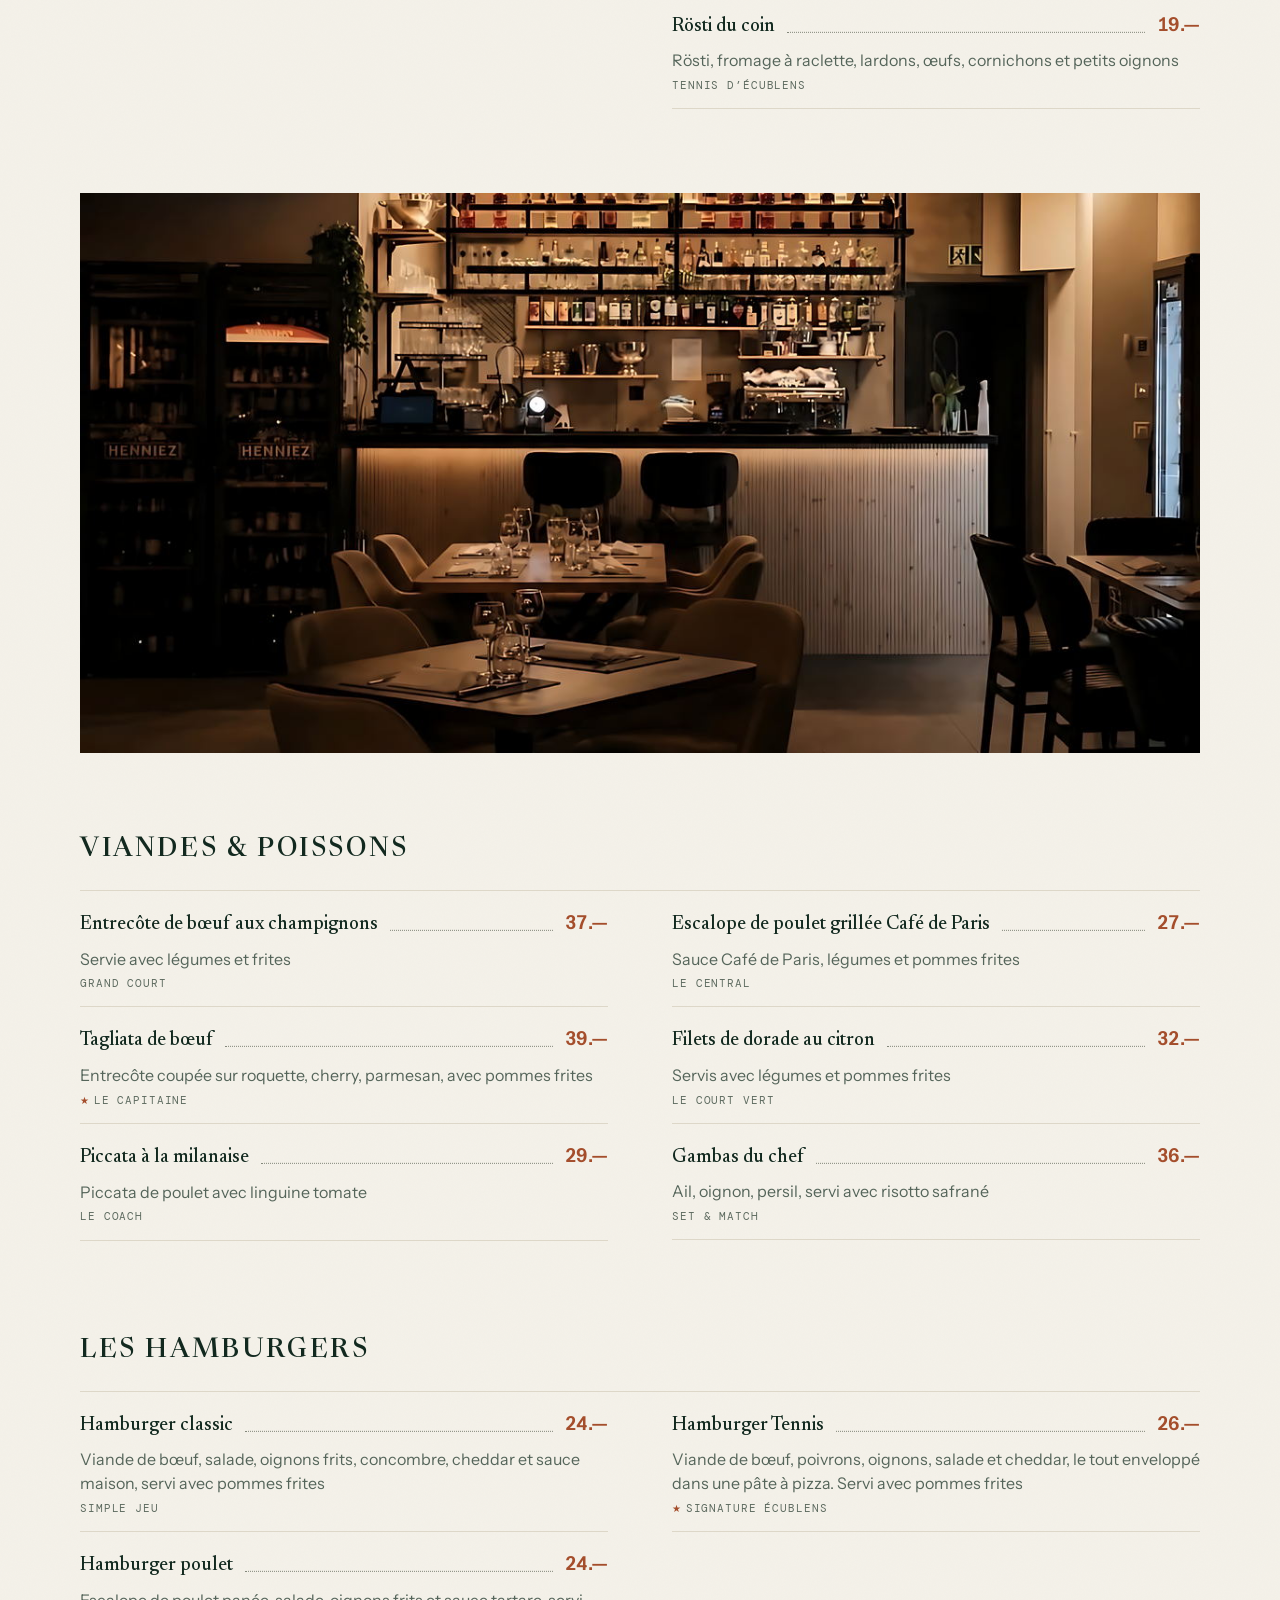
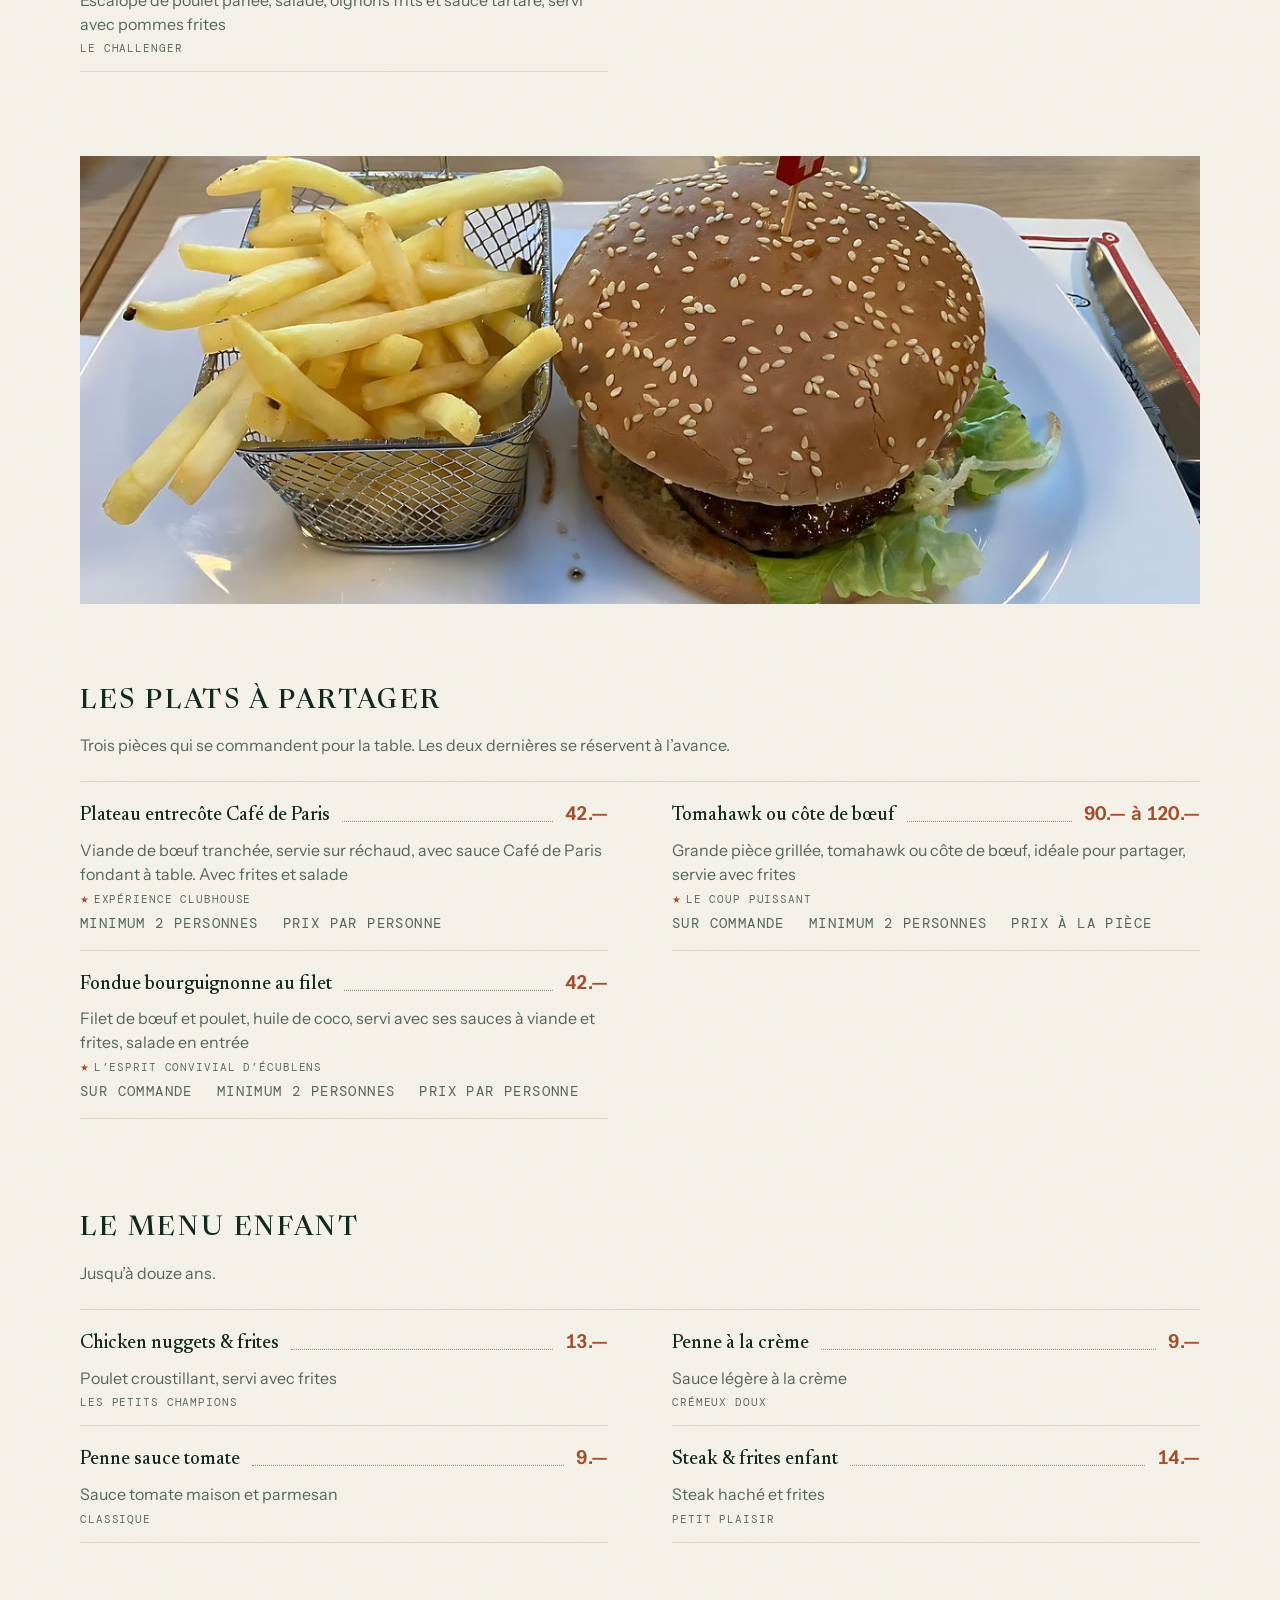
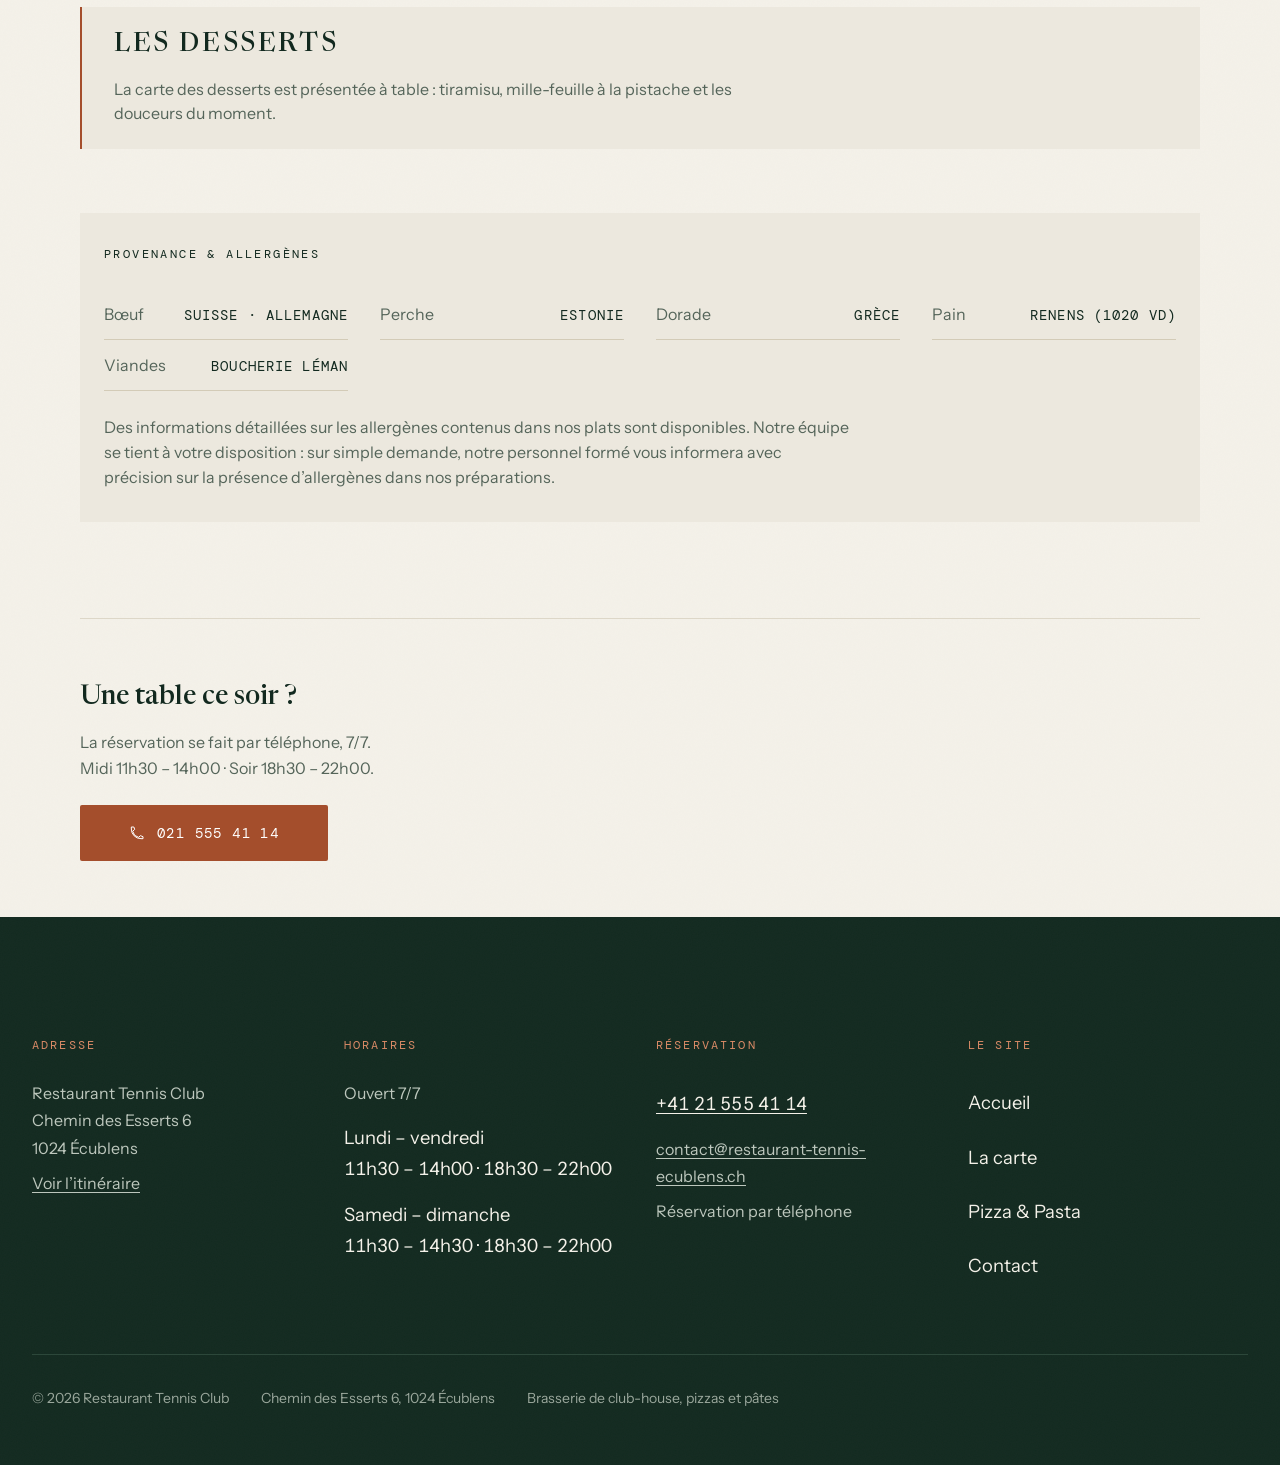
<file: carte.html>
<!doctype html>
<html lang="fr-CH">
  <head>
    <meta charset="utf-8" />
    <meta name="viewport" content="width=device-width, initial-scale=1, viewport-fit=cover" />
    <!-- Les deux polices sont demandées avant tout le reste : le nom de la maison
         est du texte, pas une image, et il ne doit pas s'afficher d'abord en
         Georgia puis sauter en Newsreader sous les yeux du visiteur. -->
    <link rel="preload" href="fonts/instrument-sans.woff2" as="font" crossorigin type="font/woff2" />
    <link rel="preload" href="fonts/newsreader.woff2" as="font" crossorigin type="font/woff2" />
    <meta name="theme-color" content="#F4F1E9" />
    <title>La carte — Restaurant Tennis Club, Écublens</title>
    <meta
      name="description"
      content="La carte du Restaurant Tennis Club à Écublens : trente-sept plats, des apéros à partager aux grandes pièces de bœuf. Prix affichés en entier."
    />
    <meta name="application-name" content="Restaurant Tennis Club Écublens" />
    <meta name="robots" content="index, follow, max-image-preview:large" />
    <link rel="canonical" href="https://www.restaurant-tennis-ecublens.ch/carte" />
    <meta property="og:title" content="La carte — Restaurant Tennis Club, Écublens" />
    <meta
      property="og:description"
      content="La carte du Restaurant Tennis Club à Écublens : trente-sept plats, des apéros à partager aux grandes pièces de bœuf. Prix affichés en entier."
    />
    <meta property="og:url" content="https://www.restaurant-tennis-ecublens.ch/carte" />
    <meta property="og:site_name" content="Restaurant Tennis Club Écublens" />
    <meta property="og:locale" content="fr_CH" />
    <meta property="og:image" content="https://www.restaurant-tennis-ecublens.ch/images/og-2026-09b.jpg" />
    <meta property="og:image:width" content="1200" />
    <meta property="og:image:height" content="630" />
    <meta
      property="og:image:alt"
      content="La salle du Restaurant Tennis Club, ouverte sur les courts en terre battue d’Écublens"
    />
    <meta property="og:type" content="website" />
    <meta name="twitter:card" content="summary_large_image" />
    <meta name="twitter:title" content="La carte — Restaurant Tennis Club, Écublens" />
    <meta
      name="twitter:description"
      content="La carte du Restaurant Tennis Club à Écublens : trente-sept plats, des apéros à partager aux grandes pièces de bœuf. Prix affichés en entier."
    />
    <meta name="twitter:image" content="https://www.restaurant-tennis-ecublens.ch/images/og-2026-09b.jpg" />
    <link rel="icon" href="/favicon.ico" sizes="48x48" />
    <link rel="icon" href="/images/logo-mono.svg" type="image/svg+xml" sizes="any" />
    <link rel="icon" href="/icon-192.png" type="image/png" sizes="192x192" />
    <link rel="apple-touch-icon" href="/apple-touch-icon.png" />
    <link rel="stylesheet" href="css/tokens.css" />
    <link rel="stylesheet" href="css/base.css" />
    <link rel="stylesheet" href="css/composants.css" />
    <link rel="stylesheet" href="css/accueil.css" />
    <link rel="stylesheet" href="css/pages.css" />
    <script src="js/apparitions.js"></script>
    <script src="js/entete.js" defer></script>
    <script src="js/barre-action.js" defer></script>
    <script src="js/menu-mobile.js" defer></script>
    <script src="js/horaires.js" defer></script>
    <script src="js/galerie.js" defer></script>
    <script src="js/plan.js" defer></script>
  </head>
  <body data-page="carte">
    <a class="lienEvitement" href="#contenu">Aller au contenu</a>
    <header class="header-entete" data-compact="false">
      <div class="header-barre">
        <div class="wrap header-barreContenu">
          <a class="header-logoLien" aria-label="Restaurant Tennis Club, accueil" href="/"
            ><span class="enseigne enseigne--barre"><span class="enseigne-sur">Restaurant</span><span class="enseigne-nom">Tennis Club</span><span class="enseigne-lieu">Écublens</span></span></a>
          <nav class="header-nav" aria-label="Navigation principale">
            <a class="header-lienNav" aria-current="page" href="carte">La carte</a
            ><a class="header-lienNav" href="pizzeria">Pizza &amp; Pasta</a
            ><a class="header-lienNav" href="contact">Contact</a>
          </nav>
          <div class="header-actions">
            <span class="header-etat etatouverturelive-etat"
              ><span class="etatouverturelive-pastille"></span
              ><span class="etatouverturelive-detail">Midi et soir, 7/7</span></span
            >
            <a
              href="tel:+41215554114"
              class="bouton-base bouton-tertiaire header-reserverLong"
              aria-label="Réserver par téléphone au +41 21 555 41 14"
              data-analytics="call"
              ><svg
                width="16"
                height="16"
                viewBox="0 0 24 24"
                fill="none"
                stroke="currentColor"
                stroke-width="1.5"
                stroke-linecap="square"
                stroke-linejoin="miter"
                aria-hidden="true"
                focusable="false"
              >
                <path
                  d="M6.5 3h-3v3a14.5 14.5 0 0 0 14.5 14.5h3v-3l-4-1.5-2.5 2.5a11.5 11.5 0 0 1-9-9L8 7z"
                ></path></svg
              >Réserver ·
              <!-- -->021 555 41 14</a
            >
          </div>
          <button
            type="button"
            class="header-iconeSeule header-boutonMenu"
            aria-label="Ouvrir le menu de navigation"
            aria-expanded="false"
            aria-controls="menu-mobile"
          >
            <svg
              width="22"
              height="22"
              viewBox="0 0 24 24"
              fill="none"
              stroke="currentColor"
              stroke-width="1.5"
              stroke-linecap="square"
              stroke-linejoin="miter"
              aria-hidden="true"
              focusable="false"
            >
              <path d="M3 6h18 M3 12h18 M3 18h18"></path>
            </svg></button
          >
        </div>
      </div>
    </header>
    <dialog id="menu-mobile" class="menumobile-panneau surface-sapin" aria-label="Navigation du site">
      <div class="wrap">
        <div class="menumobile-entete">
          <span class="enseigne enseigne--menu"><span class="enseigne-sur">Restaurant</span><span class="enseigne-nom">Tennis Club</span><span class="enseigne-lieu">Écublens</span></span><button type="button" class="menumobile-fermer" aria-label="Fermer le menu">
            <svg
              width="22"
              height="22"
              viewBox="0 0 24 24"
              fill="none"
              stroke="currentColor"
              stroke-width="1.5"
              stroke-linecap="square"
              stroke-linejoin="miter"
              aria-hidden="true"
              focusable="false"
            >
              <path d="M5 5l14 14 M19 5L5 19"></path>
            </svg>
          </button>
        </div>
        <nav class="menumobile-liens" aria-label="Navigation principale">
          <a class="menumobile-lien" href="carte"
            >La carte<svg
              width="20"
              height="20"
              viewBox="0 0 24 24"
              fill="none"
              stroke="currentColor"
              stroke-width="1.5"
              stroke-linecap="square"
              stroke-linejoin="miter"
              aria-hidden="true"
              focusable="false"
            >
              <path d="M4 12h15 M13 6l6 6-6 6"></path></svg></a
          ><a class="menumobile-lien" href="pizzeria"
            >Pizza &amp; Pasta<svg
              width="20"
              height="20"
              viewBox="0 0 24 24"
              fill="none"
              stroke="currentColor"
              stroke-width="1.5"
              stroke-linecap="square"
              stroke-linejoin="miter"
              aria-hidden="true"
              focusable="false"
            >
              <path d="M4 12h15 M13 6l6 6-6 6"></path></svg></a
          ><a class="menumobile-lien" href="contact"
            >Contact<svg
              width="20"
              height="20"
              viewBox="0 0 24 24"
              fill="none"
              stroke="currentColor"
              stroke-width="1.5"
              stroke-linecap="square"
              stroke-linejoin="miter"
              aria-hidden="true"
              focusable="false"
            >
              <path d="M4 12h15 M13 6l6 6-6 6"></path></svg
          ></a>
        </nav>
        <div class="menumobile-pied">
          <a
            href="tel:+41215554114"
            class="bouton-base bouton-primaire bouton-grand bouton-pleineLargeur"
            data-analytics="call"
            ><svg
              width="16"
              height="16"
              viewBox="0 0 24 24"
              fill="none"
              stroke="currentColor"
              stroke-width="1.5"
              stroke-linecap="square"
              stroke-linejoin="miter"
              aria-hidden="true"
              focusable="false"
            >
              <path
                d="M6.5 3h-3v3a14.5 14.5 0 0 0 14.5 14.5h3v-3l-4-1.5-2.5 2.5a11.5 11.5 0 0 1-9-9L8 7z"
              ></path></svg
            >Réserver · 021 555 41 14</a
          >
          <address>Chemin des Esserts 6, 1024 Écublens<br />Ouvert 7/7</address>
        </div>
      </div>
    </dialog>
    <main id="contenu">
      <!-- Le haut de page. Il était vide dans la version précédente : la
           balise ouvrait un bloc qu'elle refermait aussitôt, et la page
           arrivait sur « Les entrées » sans jamais dire où l'on était. -->
      <section class="surface-creme section">
        <div class="wrapLarge duo-duo duo-seul">
          <div class="duo-texte">
            <img
                class="marque marque--couvert"
                src="images/trait-couvert-2026-09b.png"
                alt=""
                width="520"
                height="300"
                loading="lazy"
                decoding="async"
              />
            <h1 class="duo-titre">
              La carte du club-house, <em class="italique">et ses noms de code</em>
            </h1>
            <div data-actions="true">
              <a class="bouton-base bouton-tertiaire" href="pizzeria">Voir les pizzas et les pâtes</a>
            </div>
          </div>
        </div>
      </section>

      <section class="surface-creme page-carte" aria-label="La carte">
        <!-- ====================================================================
           LA CARTE, RELEVÉE SUR LE MENU IMPRIMÉ

           Trente-sept plats, neuf familles. Chaque ligne porte le NOM DE CODE
           que la maison lui donne sur sa carte imprimée — « ACE », « TIE-BREAK »,
           « LE VESTIAIRE » — et c'est lui qui commande la mise en page : voir
           `.lignedeplat-plat` dans `css/pages.css`.

           Les pizzas, les foccacias, les pâtes et les risottos ne sont pas ici :
           ils ont leur page, `pizzeria.html`.

           Pour modifier une ligne, voir le README, chapitre « Modifier un prix
           ou un plat ». Une ligne se recopie entière, de <li> à </li>. L'étoile
           des plats de la maison n'est pas un caractère : c'est l'attribut
           `data-signature="true"` posé sur le <li>.
           ==================================================================== -->
        <div class="wrapLarge">
          <div class="page-colonneCarte">
              <section class="categoriecarte-categorie" id="apero" aria-labelledby="titre-apero">
                <h2 class="categoriecarte-titre" id="titre-apero">Apéro &amp; à partager</h2>
                <ul class="categoriecarte-liste">
                  <li class="lignedeplat-plat">
                    <div class="lignedeplat-corps">
                      <p class="lignedeplat-ligne">
                        <span class="lignedeplat-nom">Foccacia quinze</span
                        ><span class="lignedeplat-rappel" aria-hidden="true"></span
                        ><span class="lignedeplat-prix">9.—</span>
                      </p>
                      <p class="lignedeplat-description">Huile d’olive, romarin &amp; gros sel</p>
                      <p class="lignedeplat-code">Choix du joueur</p>
                    </div>
                  </li>
                  <li class="lignedeplat-plat">
                    <div class="lignedeplat-corps">
                      <p class="lignedeplat-ligne">
                        <span class="lignedeplat-nom">Olives marinées</span
                        ><span class="lignedeplat-rappel" aria-hidden="true"></span
                        ><span class="lignedeplat-prix">5.—</span>
                      </p>
                      <p class="lignedeplat-description">Olives marinées aux piments et huile d’olive</p>
                      <p class="lignedeplat-code">Petit break</p>
                    </div>
                  </li>
                  <li class="lignedeplat-plat">
                    <div class="lignedeplat-corps">
                      <p class="lignedeplat-ligne">
                        <span class="lignedeplat-nom">Planchette du court</span
                        ><span class="lignedeplat-rappel" aria-hidden="true"></span
                        ><span class="lignedeplat-prix">19.—</span>
                      </p>
                      <p class="lignedeplat-description">Sélection de charcuteries fines, fromages et pain grillé</p>
                      <p class="lignedeplat-meta">1 à 2 personnes</p>
                      <p class="lignedeplat-code">Double mixte</p>
                    </div>
                  </li>
                  <li class="lignedeplat-plat">
                    <div class="lignedeplat-corps">
                      <p class="lignedeplat-ligne">
                        <span class="lignedeplat-nom">Grande planchette d’Écublens</span
                        ><span class="lignedeplat-rappel" aria-hidden="true"></span
                        ><span class="lignedeplat-prix">29.—</span>
                      </p>
                      <p class="lignedeplat-description">Sélection de charcuteries fines, fromages et pain grillé</p>
                      <p class="lignedeplat-meta">3 à 4 personnes</p>
                      <p class="lignedeplat-code">Grand Chelem</p>
                    </div>
                  </li>
                </ul>
              </section>
              <section class="categoriecarte-categorie" id="entrees" aria-labelledby="titre-entrees">
                <h2 class="categoriecarte-titre" id="titre-entrees">Les entrées</h2>
                <ul class="categoriecarte-liste">
                  <li class="lignedeplat-plat">
                    <div class="lignedeplat-corps">
                      <p class="lignedeplat-ligne">
                        <span class="lignedeplat-nom">Burrata façon bruschetta</span
                        ><span class="lignedeplat-rappel" aria-hidden="true"></span
                        ><span class="lignedeplat-prix">15.—</span>
                      </p>
                      <p class="lignedeplat-description">Burrata crémeuse accompagnée de tomates, pesto et huile d’olive</p>
                      <p class="lignedeplat-code">Centre court</p>
                    </div>
                  </li>
                  <li class="lignedeplat-plat">
                    <div class="lignedeplat-corps">
                      <p class="lignedeplat-ligne">
                        <span class="lignedeplat-nom">Salade verte</span
                        ><span class="lignedeplat-rappel" aria-hidden="true"></span
                        ><span class="lignedeplat-prix">6.—</span>
                      </p>
                      <p class="lignedeplat-description">Salade verte, sauce française</p>
                      <p class="lignedeplat-code">Échauffement</p>
                    </div>
                  </li>
                  <li class="lignedeplat-plat">
                    <div class="lignedeplat-corps">
                      <p class="lignedeplat-ligne">
                        <span class="lignedeplat-nom">Salade mêlée</span
                        ><span class="lignedeplat-rappel" aria-hidden="true"></span
                        ><span class="lignedeplat-prix">8.—</span>
                      </p>
                      <p class="lignedeplat-description">Salade verte, crudités du moment, sauce maison</p>
                      <p class="lignedeplat-code">Retour gagnant</p>
                    </div>
                  </li>
                  <li class="lignedeplat-plat" data-signature="true">
                    <div class="lignedeplat-corps">
                      <p class="lignedeplat-ligne">
                        <span class="lignedeplat-nom">Melon &amp; jambon cru</span
                        ><span class="lignedeplat-rappel" aria-hidden="true"></span
                        ><span class="lignedeplat-prix">12.—</span>
                      </p>
                      <p class="lignedeplat-description">Melon frais avec jambon cru et huile d’olive</p>
                      <p class="lignedeplat-code">Retour de court</p>
                    </div>
                  </li>
                </ul>
              </section>
              <section class="categoriecarte-categorie" id="froides" aria-labelledby="titre-froides">
                <h2 class="categoriecarte-titre" id="titre-froides">Les assiettes froides</h2>
                <ul class="categoriecarte-liste">
                  <li class="lignedeplat-plat" data-signature="true">
                    <div class="lignedeplat-corps">
                      <p class="lignedeplat-ligne">
                        <span class="lignedeplat-nom">Salade César liftée</span
                        ><span class="lignedeplat-rappel" aria-hidden="true"></span
                        ><span class="lignedeplat-prix">24.—</span>
                      </p>
                      <p class="lignedeplat-description">Salade verte, crudités de saison, poulet croustillant, œufs, parmesan et sauce maison</p>
                      <p class="lignedeplat-code">Tie-break</p>
                    </div>
                  </li>
                  <li class="lignedeplat-plat">
                    <div class="lignedeplat-corps">
                      <p class="lignedeplat-ligne">
                        <span class="lignedeplat-nom">Carpaccio de bœuf</span
                        ><span class="lignedeplat-rappel" aria-hidden="true"></span
                        ><span class="lignedeplat-prix">22.—</span>
                      </p>
                      <p class="lignedeplat-description">Fines tranches de bœuf, basilic, huile d’olive, parmesan</p>
                      <p class="lignedeplat-code">Smash d’Écublens</p>
                    </div>
                  </li>
                  <li class="lignedeplat-plat">
                    <div class="lignedeplat-corps">
                      <p class="lignedeplat-ligne">
                        <span class="lignedeplat-nom">Trois balles Malakoff set &amp; match</span
                        ><span class="lignedeplat-rappel" aria-hidden="true"></span
                        ><span class="lignedeplat-prix">17.—</span>
                      </p>
                      <p class="lignedeplat-description">Trois pièces de malakoff sur lit de salade du moment</p>
                      <p class="lignedeplat-code">Club house</p>
                    </div>
                  </li>
                  <li class="lignedeplat-plat">
                    <div class="lignedeplat-corps">
                      <p class="lignedeplat-ligne">
                        <span class="lignedeplat-nom">Salade de thon &amp; œufs</span
                        ><span class="lignedeplat-rappel" aria-hidden="true"></span
                        ><span class="lignedeplat-prix">22.—</span>
                      </p>
                      <p class="lignedeplat-description">Salade et assortiment de crudités, thon et œufs</p>
                      <p class="lignedeplat-code">Le classique</p>
                    </div>
                  </li>
                  <li class="lignedeplat-plat" data-signature="true">
                    <div class="lignedeplat-corps">
                      <p class="lignedeplat-ligne">
                        <span class="lignedeplat-nom">Caprese sole mio</span
                        ><span class="lignedeplat-rappel" aria-hidden="true"></span
                        ><span class="lignedeplat-prix">17.—</span>
                      </p>
                      <p class="lignedeplat-description">Mozzarella di bufala fraîche, tomate</p>
                      <p class="lignedeplat-code">Terre battue</p>
                    </div>
                  </li>
                </ul>
              </section>
          </div>
          <div class="wrapLarge respirationcarte-respiration">
            <div class="photo-cadre respirationcarte-cadre--haute photo-derive">
              <img
                class="photo-image"
                src="images/plat-salade-2026-09b.jpg"
                srcset="images/plat-salade-800-2026-09b.jpg 800w, images/plat-salade-1200-2026-09b.jpg 1200w, images/plat-salade-2026-09b.jpg 1680w"
                sizes="(min-width: 1100px) 1120px, 100vw"
                alt="Salade mêlée du Restaurant Tennis Club, crudités du moment et sauce maison"
                width="1680"
                height="2240"
                loading="lazy"
                decoding="async"
              />
            </div>
          </div>
        </div>
        <div class="wrapLarge">
          <div class="page-colonneCarte">
              <section class="categoriecarte-categorie" id="rapide" aria-labelledby="titre-rapide">
                <h2 class="categoriecarte-titre" id="titre-rapide">Club-house — rapide</h2>
                <p class="categoriecarte-note">Servi sans façon, à la table ou au bar, entre deux sets.</p>
                <ul class="categoriecarte-liste">
                  <li class="lignedeplat-plat">
                    <div class="lignedeplat-corps">
                      <p class="lignedeplat-ligne">
                        <span class="lignedeplat-nom">Saucisse de veau &amp; moutarde</span
                        ><span class="lignedeplat-rappel" aria-hidden="true"></span
                        ><span class="lignedeplat-prix">9.—</span>
                      </p>
                      <p class="lignedeplat-description">Saucisse de veau du boucher, moutarde et pain</p>
                      <p class="lignedeplat-code">Rapide &amp; pratique</p>
                    </div>
                  </li>
                  <li class="lignedeplat-plat" data-signature="true">
                    <div class="lignedeplat-corps">
                      <p class="lignedeplat-ligne">
                        <span class="lignedeplat-nom">Burger du club</span
                        ><span class="lignedeplat-rappel" aria-hidden="true"></span
                        ><span class="lignedeplat-prix">24.—</span>
                      </p>
                      <p class="lignedeplat-description">Bœuf, fromage, salade, sauce maison et frites</p>
                      <p class="lignedeplat-code">Gourmand</p>
                    </div>
                  </li>
                  <li class="lignedeplat-plat" data-signature="true">
                    <div class="lignedeplat-corps">
                      <p class="lignedeplat-ligne">
                        <span class="lignedeplat-nom">Wrap de poulet croustillant</span
                        ><span class="lignedeplat-rappel" aria-hidden="true"></span
                        ><span class="lignedeplat-prix">17.—</span>
                      </p>
                      <p class="lignedeplat-description">Sauce maison, salade, tomate, oignon frit et poulet croustillant</p>
                      <p class="lignedeplat-code">Lausanne Est</p>
                    </div>
                  </li>
                </ul>
              </section>
              <section class="categoriecarte-categorie" id="classiques" aria-labelledby="titre-classiques">
                <h2 class="categoriecarte-titre" id="titre-classiques">Les classiques du coin</h2>
                <ul class="categoriecarte-liste">
                  <li class="lignedeplat-plat" data-signature="true">
                    <div class="lignedeplat-corps">
                      <p class="lignedeplat-ligne">
                        <span class="lignedeplat-nom">Saucisse de veau du boucher aux oignons</span
                        ><span class="lignedeplat-rappel" aria-hidden="true"></span
                        ><span class="lignedeplat-prix">20.—</span>
                      </p>
                      <p class="lignedeplat-description">Saucisse de veau, sauce aux oignons et rösti</p>
                      <p class="lignedeplat-code">Simple &amp; bon</p>
                    </div>
                  </li>
                  <li class="lignedeplat-plat" data-signature="true">
                    <div class="lignedeplat-corps">
                      <p class="lignedeplat-ligne">
                        <span class="lignedeplat-nom">Entrecôte de cheval au Café de Paris</span
                        ><span class="lignedeplat-rappel" aria-hidden="true"></span
                        ><span class="lignedeplat-prix">26.—</span>
                      </p>
                      <p class="lignedeplat-description">Servie avec frites et légumes</p>
                      <p class="lignedeplat-code">Le bon coup</p>
                    </div>
                  </li>
                  <li class="lignedeplat-plat">
                    <div class="lignedeplat-corps">
                      <p class="lignedeplat-ligne">
                        <span class="lignedeplat-nom">Roastbeef &amp; sauce tartare</span
                        ><span class="lignedeplat-rappel" aria-hidden="true"></span
                        ><span class="lignedeplat-prix">27.—</span>
                      </p>
                      <p class="lignedeplat-description">Servi avec frites et salade</p>
                      <p class="lignedeplat-code">Signature du club</p>
                    </div>
                  </li>
                  <li class="lignedeplat-plat">
                    <div class="lignedeplat-corps">
                      <p class="lignedeplat-ligne">
                        <span class="lignedeplat-nom">Rösti d’Écublens</span
                        ><span class="lignedeplat-rappel" aria-hidden="true"></span
                        ><span class="lignedeplat-prix">17.—</span>
                      </p>
                      <p class="lignedeplat-description">Tomme vaudoise frite, petits oignons, cornichons</p>
                      <p class="lignedeplat-code">Vaudois</p>
                    </div>
                  </li>
                  <li class="lignedeplat-plat">
                    <div class="lignedeplat-corps">
                      <p class="lignedeplat-ligne">
                        <span class="lignedeplat-nom">Rösti du coin</span
                        ><span class="lignedeplat-rappel" aria-hidden="true"></span
                        ><span class="lignedeplat-prix">19.—</span>
                      </p>
                      <p class="lignedeplat-description">Rösti, fromage à raclette, lardons, œufs, cornichons et petits oignons</p>
                      <p class="lignedeplat-code">Tennis d’Écublens</p>
                    </div>
                  </li>
                </ul>
              </section>
          </div>
          <div class="wrapLarge respirationcarte-respiration">
            <div class="photo-cadre respirationcarte-cadre photo-derive">
              <img
                class="photo-image"
                src="images/salle-bar-2026-09b.jpg"
                srcset="images/salle-bar-800-2026-09b.jpg 800w, images/salle-bar-1200-2026-09b.jpg 1200w, images/salle-bar-2026-09b.jpg 2240w"
                sizes="(min-width: 1100px) 1120px, 100vw"
                alt="La salle et le bar du Restaurant Tennis Club, dressés avant le service"
                width="2240"
                height="1968"
                loading="lazy"
                decoding="async"
              />
            </div>
          </div>
        </div>
        <div class="wrapLarge">
          <div class="page-colonneCarte">
              <section class="categoriecarte-categorie" id="viandes" aria-labelledby="titre-viandes">
                <h2 class="categoriecarte-titre" id="titre-viandes">Viandes &amp; poissons</h2>
                <ul class="categoriecarte-liste">
                  <li class="lignedeplat-plat">
                    <div class="lignedeplat-corps">
                      <p class="lignedeplat-ligne">
                        <span class="lignedeplat-nom">Entrecôte de bœuf aux champignons</span
                        ><span class="lignedeplat-rappel" aria-hidden="true"></span
                        ><span class="lignedeplat-prix">37.—</span>
                      </p>
                      <p class="lignedeplat-description">Servie avec légumes et frites</p>
                      <p class="lignedeplat-code">Grand court</p>
                    </div>
                  </li>
                  <li class="lignedeplat-plat" data-signature="true">
                    <div class="lignedeplat-corps">
                      <p class="lignedeplat-ligne">
                        <span class="lignedeplat-nom">Tagliata de bœuf</span
                        ><span class="lignedeplat-rappel" aria-hidden="true"></span
                        ><span class="lignedeplat-prix">39.—</span>
                      </p>
                      <p class="lignedeplat-description">Entrecôte coupée sur roquette, cherry, parmesan, avec pommes frites</p>
                      <p class="lignedeplat-code">Le capitaine</p>
                    </div>
                  </li>
                  <li class="lignedeplat-plat">
                    <div class="lignedeplat-corps">
                      <p class="lignedeplat-ligne">
                        <span class="lignedeplat-nom">Piccata à la milanaise</span
                        ><span class="lignedeplat-rappel" aria-hidden="true"></span
                        ><span class="lignedeplat-prix">29.—</span>
                      </p>
                      <p class="lignedeplat-description">Piccata de poulet avec linguine tomate</p>
                      <p class="lignedeplat-code">Le coach</p>
                    </div>
                  </li>
                  <li class="lignedeplat-plat">
                    <div class="lignedeplat-corps">
                      <p class="lignedeplat-ligne">
                        <span class="lignedeplat-nom">Escalope de poulet grillée Café de Paris</span
                        ><span class="lignedeplat-rappel" aria-hidden="true"></span
                        ><span class="lignedeplat-prix">27.—</span>
                      </p>
                      <p class="lignedeplat-description">Sauce Café de Paris, légumes et pommes frites</p>
                      <p class="lignedeplat-code">Le central</p>
                    </div>
                  </li>
                  <li class="lignedeplat-plat">
                    <div class="lignedeplat-corps">
                      <p class="lignedeplat-ligne">
                        <span class="lignedeplat-nom">Filets de dorade au citron</span
                        ><span class="lignedeplat-rappel" aria-hidden="true"></span
                        ><span class="lignedeplat-prix">32.—</span>
                      </p>
                      <p class="lignedeplat-description">Servis avec légumes et pommes frites</p>
                      <p class="lignedeplat-code">Le court vert</p>
                    </div>
                  </li>
                  <li class="lignedeplat-plat">
                    <div class="lignedeplat-corps">
                      <p class="lignedeplat-ligne">
                        <span class="lignedeplat-nom">Gambas du chef</span
                        ><span class="lignedeplat-rappel" aria-hidden="true"></span
                        ><span class="lignedeplat-prix">36.—</span>
                      </p>
                      <p class="lignedeplat-description">Ail, oignon, persil, servi avec risotto safrané</p>
                      <p class="lignedeplat-code">Set &amp; match</p>
                    </div>
                  </li>
                </ul>
              </section>
              <section class="categoriecarte-categorie" id="burgers" aria-labelledby="titre-burgers">
                <h2 class="categoriecarte-titre" id="titre-burgers">Les hamburgers</h2>
                <ul class="categoriecarte-liste">
                  <li class="lignedeplat-plat">
                    <div class="lignedeplat-corps">
                      <p class="lignedeplat-ligne">
                        <span class="lignedeplat-nom">Hamburger classic</span
                        ><span class="lignedeplat-rappel" aria-hidden="true"></span
                        ><span class="lignedeplat-prix">24.—</span>
                      </p>
                      <p class="lignedeplat-description">Viande de bœuf, salade, oignons frits, concombre, cheddar et sauce maison, servi avec pommes frites</p>
                      <p class="lignedeplat-code">Simple jeu</p>
                    </div>
                  </li>
                  <li class="lignedeplat-plat">
                    <div class="lignedeplat-corps">
                      <p class="lignedeplat-ligne">
                        <span class="lignedeplat-nom">Hamburger poulet</span
                        ><span class="lignedeplat-rappel" aria-hidden="true"></span
                        ><span class="lignedeplat-prix">24.—</span>
                      </p>
                      <p class="lignedeplat-description">Escalope de poulet panée, salade, oignons frits et sauce tartare, servi avec pommes frites</p>
                      <p class="lignedeplat-code">Le challenger</p>
                    </div>
                  </li>
                  <li class="lignedeplat-plat" data-signature="true">
                    <div class="lignedeplat-corps">
                      <p class="lignedeplat-ligne">
                        <span class="lignedeplat-nom">Hamburger Tennis</span
                        ><span class="lignedeplat-rappel" aria-hidden="true"></span
                        ><span class="lignedeplat-prix">26.—</span>
                      </p>
                      <p class="lignedeplat-description">Viande de bœuf, poivrons, oignons, salade et cheddar, le tout enveloppé dans une pâte à pizza. Servi avec pommes frites</p>
                      <p class="lignedeplat-code">Signature Écublens</p>
                    </div>
                  </li>
                </ul>
              </section>
          </div>
          <div class="wrapLarge respirationcarte-respiration">
            <div class="photo-cadre respirationcarte-cadre--bande photo-derive">
              <img
                class="photo-image"
                src="images/plat-burger-2026-09b.jpg"
                srcset="images/plat-burger-800-2026-09b.jpg 800w, images/plat-burger-1200-2026-09b.jpg 1200w, images/plat-burger-2026-09b.jpg 2240w"
                sizes="(min-width: 1100px) 1120px, 100vw"
                alt="Le hamburger du club et son panier de frites, servis en salle"
                width="2240"
                height="1680"
                loading="lazy"
                decoding="async"
              />
            </div>
          </div>
        </div>
        <div class="wrapLarge">
          <div class="page-colonneCarte">
              <section class="categoriecarte-categorie" id="partager" aria-labelledby="titre-partager">
                <h2 class="categoriecarte-titre" id="titre-partager">Les plats à partager</h2>
                <p class="categoriecarte-note">Trois pièces qui se commandent pour la table. Les deux dernières se réservent à l’avance.</p>
                <ul class="categoriecarte-liste">
                  <li class="lignedeplat-plat" data-signature="true">
                    <div class="lignedeplat-corps">
                      <p class="lignedeplat-ligne">
                        <span class="lignedeplat-nom">Plateau entrecôte Café de Paris</span
                        ><span class="lignedeplat-rappel" aria-hidden="true"></span
                        ><span class="lignedeplat-prix">42.—</span>
                      </p>
                      <p class="lignedeplat-description">Viande de bœuf tranchée, servie sur réchaud, avec sauce Café de Paris fondant à table. Avec frites et salade</p>
                      <p class="lignedeplat-meta"><span>Minimum 2 personnes</span><span>prix par personne</span></p>
                      <p class="lignedeplat-code">Expérience clubhouse</p>
                    </div>
                  </li>
                  <li class="lignedeplat-plat" data-signature="true">
                    <div class="lignedeplat-corps">
                      <p class="lignedeplat-ligne">
                        <span class="lignedeplat-nom">Fondue bourguignonne au filet</span
                        ><span class="lignedeplat-rappel" aria-hidden="true"></span
                        ><span class="lignedeplat-prix">42.—</span>
                      </p>
                      <p class="lignedeplat-description">Filet de bœuf et poulet, huile de coco, servi avec ses sauces à viande et frites, salade en entrée</p>
                      <p class="lignedeplat-meta"><span>Sur commande</span><span>minimum 2 personnes</span><span>prix par personne</span></p>
                      <p class="lignedeplat-code">L’esprit convivial d’Écublens</p>
                    </div>
                  </li>
                  <li class="lignedeplat-plat" data-signature="true">
                    <div class="lignedeplat-corps">
                      <p class="lignedeplat-ligne">
                        <span class="lignedeplat-nom">Tomahawk ou côte de bœuf</span
                        ><span class="lignedeplat-rappel" aria-hidden="true"></span
                        ><span class="lignedeplat-prix">90.— à 120.—</span>
                      </p>
                      <p class="lignedeplat-description">Grande pièce grillée, tomahawk ou côte de bœuf, idéale pour partager, servie avec frites</p>
                      <p class="lignedeplat-meta"><span>Sur commande</span><span>minimum 2 personnes</span><span>prix à la pièce</span></p>
                      <p class="lignedeplat-code">Le coup puissant</p>
                    </div>
                  </li>
                </ul>
              </section>
              <section class="categoriecarte-categorie" id="enfants" aria-labelledby="titre-enfants">
                <h2 class="categoriecarte-titre" id="titre-enfants">Le menu enfant</h2>
                <p class="categoriecarte-note">Jusqu’à douze ans.</p>
                <ul class="categoriecarte-liste">
                  <li class="lignedeplat-plat">
                    <div class="lignedeplat-corps">
                      <p class="lignedeplat-ligne">
                        <span class="lignedeplat-nom">Chicken nuggets &amp; frites</span
                        ><span class="lignedeplat-rappel" aria-hidden="true"></span
                        ><span class="lignedeplat-prix">13.—</span>
                      </p>
                      <p class="lignedeplat-description">Poulet croustillant, servi avec frites</p>
                      <p class="lignedeplat-code">Les petits champions</p>
                    </div>
                  </li>
                  <li class="lignedeplat-plat">
                    <div class="lignedeplat-corps">
                      <p class="lignedeplat-ligne">
                        <span class="lignedeplat-nom">Penne sauce tomate</span
                        ><span class="lignedeplat-rappel" aria-hidden="true"></span
                        ><span class="lignedeplat-prix">9.—</span>
                      </p>
                      <p class="lignedeplat-description">Sauce tomate maison et parmesan</p>
                      <p class="lignedeplat-code">Classique</p>
                    </div>
                  </li>
                  <li class="lignedeplat-plat">
                    <div class="lignedeplat-corps">
                      <p class="lignedeplat-ligne">
                        <span class="lignedeplat-nom">Penne à la crème</span
                        ><span class="lignedeplat-rappel" aria-hidden="true"></span
                        ><span class="lignedeplat-prix">9.—</span>
                      </p>
                      <p class="lignedeplat-description">Sauce légère à la crème</p>
                      <p class="lignedeplat-code">Crémeux doux</p>
                    </div>
                  </li>
                  <li class="lignedeplat-plat">
                    <div class="lignedeplat-corps">
                      <p class="lignedeplat-ligne">
                        <span class="lignedeplat-nom">Steak &amp; frites enfant</span
                        ><span class="lignedeplat-rappel" aria-hidden="true"></span
                        ><span class="lignedeplat-prix">14.—</span>
                      </p>
                      <p class="lignedeplat-description">Steak haché et frites</p>
                      <p class="lignedeplat-code">Petit plaisir</p>
                    </div>
                  </li>
                </ul>
              </section>
              <section class="categoriecarte-categorie categoriecarte-annonce" id="desserts" aria-labelledby="titre-desserts">
                <h2 class="categoriecarte-titre" id="titre-desserts">Les desserts</h2>
                <!-- ⚠ LA PAGE DES DESSERTS DE LA CARTE IMPRIMÉE N'A PAS ÉTÉ
                     PHOTOGRAPHIÉE. Aucun dessert ni aucun prix n'est donc écrit
                     ici : on ne les invente pas. Dès que la page arrive, cette
                     famille se remplit comme les autres. -->
                <p class="categoriecarte-note">
                  La carte des desserts est présentée à table&nbsp;: tiramisu, mille-feuille à la
                  pistache et les douceurs du moment.
                </p>
              </section>

              <section class="provenance-bloc" id="provenance" aria-labelledby="titre-provenance">
                <h2 class="provenance-titre" id="titre-provenance">Provenance &amp; allergènes</h2>
                <dl class="provenance-liste">
                  <div class="provenance-ligne"><dt>Bœuf</dt><dd>Suisse · Allemagne</dd></div>
                  <div class="provenance-ligne"><dt>Perche</dt><dd>Estonie</dd></div>
                  <div class="provenance-ligne"><dt>Dorade</dt><dd>Grèce</dd></div>
                  <div class="provenance-ligne"><dt>Pain</dt><dd>Renens (1020 VD)</dd></div>
                  <div class="provenance-ligne"><dt>Viandes</dt><dd>Boucherie Léman</dd></div>
                </dl>
                <p class="provenance-note">
                  Des informations détaillées sur les allergènes contenus dans nos plats sont
                  disponibles. Notre équipe se tient à votre disposition&nbsp;: sur simple demande,
                  notre personnel formé vous informera avec précision sur la présence
                  d’allergènes dans nos préparations.
                </p>
              </section>

              <div class="appelreservation-bloc" data-reveal="true">
                <h2 class="appelreservation-titre">Une table ce soir&nbsp;?</h2>
                <p class="appelreservation-detail">
                  La réservation se fait par téléphone, 7/7.<br />Midi 11h30 –
                  14h00 · Soir 18h30 – 22h00.
                </p>
                <div class="appelreservation-action">
                  <a
                    href="tel:+41215554114"
                    class="bouton-base bouton-primaire bouton-grand"
                    aria-label="Réserver par téléphone au +41 21 555 41 14"
                    data-analytics="call"
                    ><svg
                      width="16"
                      height="16"
                      viewBox="0 0 24 24"
                      fill="none"
                      stroke="currentColor"
                      stroke-width="1.5"
                      stroke-linecap="square"
                      stroke-linejoin="miter"
                      aria-hidden="true"
                      focusable="false"
                    >
                      <path
                        d="M6.5 3h-3v3a14.5 14.5 0 0 0 14.5 14.5h3v-3l-4-1.5-2.5 2.5a11.5 11.5 0 0 1-9-9L8 7z"
                      ></path></svg
                    >021 555 41 14</a
                  >
                </div>
              </div>
            </div>
          </div>
      </section>
      
    </main>
    <footer class="surface-sapin footer-pied">
      <div class="wrap">
        <div class="footer-colonnes">
          <div class="footer-colonne">
            <h2>Adresse</h2>
            <address>
              Restaurant Tennis Club<br />Chemin des Esserts 6<br />1024<!-- -->
              <!-- -->Écublens<br /><a
                href="https://www.google.com/maps/dir/?api=1&amp;destination=Chemin%20des%20Esserts%206%2C%201024%20Ecublens%2C%20Suisse"
                target="_blank"
                rel="noopener"
                >Voir l’itinéraire</a
              >
            </address>
          </div>
          <div class="footer-colonne">
            <h2>Horaires</h2>
            <p class="footer-ouverture">Ouvert 7/7</p>
            <dl>
              <div class="footer-horaire">
                <dt>Lundi – vendredi</dt>
                <dd>11h30 – 14h00 · 18h30 – 22h00</dd>
              </div>
              <div class="footer-horaire">
                <dt>Samedi – dimanche</dt>
                <dd>11h30 – 14h30 · 18h30 – 22h00</dd>
              </div>
            </dl>
          </div>
          <div class="footer-colonne">
            <h2>Réservation</h2>
            <p>
              <a class="footer-telephone" href="tel:+41215554114" data-analytics="call">+41 21 555 41 14</a><br /><a
                href="mailto:contact@restaurant-tennis-ecublens.ch"
                >contact@restaurant-tennis-ecublens.ch</a
              ><br />Réservation par téléphone
            </p>
          </div>
          <div class="footer-colonne">
            <h2>Le site</h2>
            <nav class="footer-navPied" aria-label="Navigation de pied de page">
              <a href="/">Accueil</a><a href="carte">La carte</a
              ><a href="pizzeria">Pizza &amp; Pasta</a><a href="contact">Contact</a>
            </nav>
          </div>
        </div>
        <p class="footer-mentions">
          <span
            >©
            <!-- -->2026<!-- -->
            <!-- -->Restaurant Tennis Club</span
          ><span>Chemin des Esserts 6, 1024 Écublens</span
          ><span>Brasserie de club-house, pizzas et pâtes</span>
        </p>
      </div>
    </footer>
    <div class="barreaction-barre" data-visible="false" aria-hidden="true">
      <a class="barreaction-action barreaction-carte" tabindex="-1" href="pizzeria">Pizza &amp; Pasta</a
      ><a
        class="barreaction-action barreaction-appeler"
        href="tel:+41215554114"
        data-analytics="call"
        tabindex="-1"
        aria-label="Appeler le restaurant au +41 21 555 41 14"
        ><svg
          width="16"
          height="16"
          viewBox="0 0 24 24"
          fill="none"
          stroke="currentColor"
          stroke-width="1.5"
          stroke-linecap="square"
          stroke-linejoin="miter"
          aria-hidden="true"
          focusable="false"
        >
          <path
            d="M6.5 3h-3v3a14.5 14.5 0 0 0 14.5 14.5h3v-3l-4-1.5-2.5 2.5a11.5 11.5 0 0 1-9-9L8 7z"
          ></path></svg
        >Appeler</a
      >
    </div>
  </body>
</html>
</file>
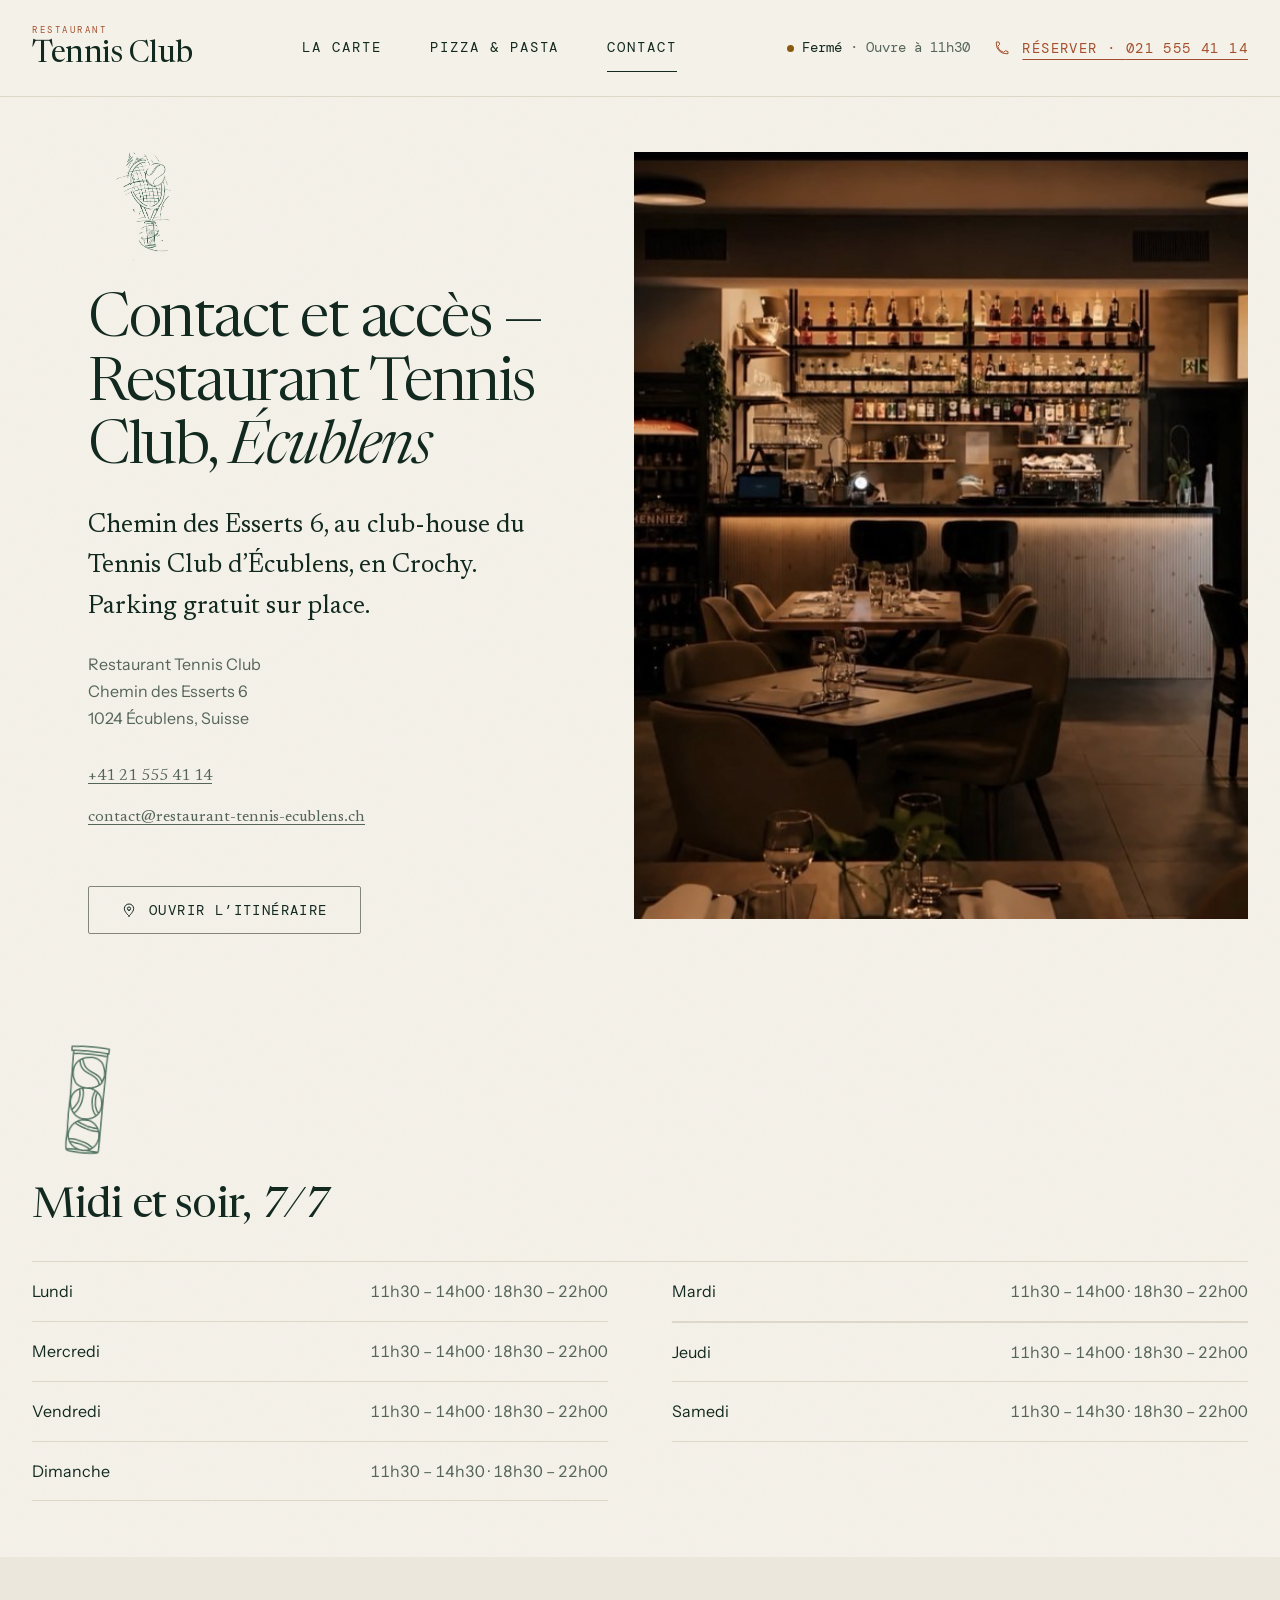
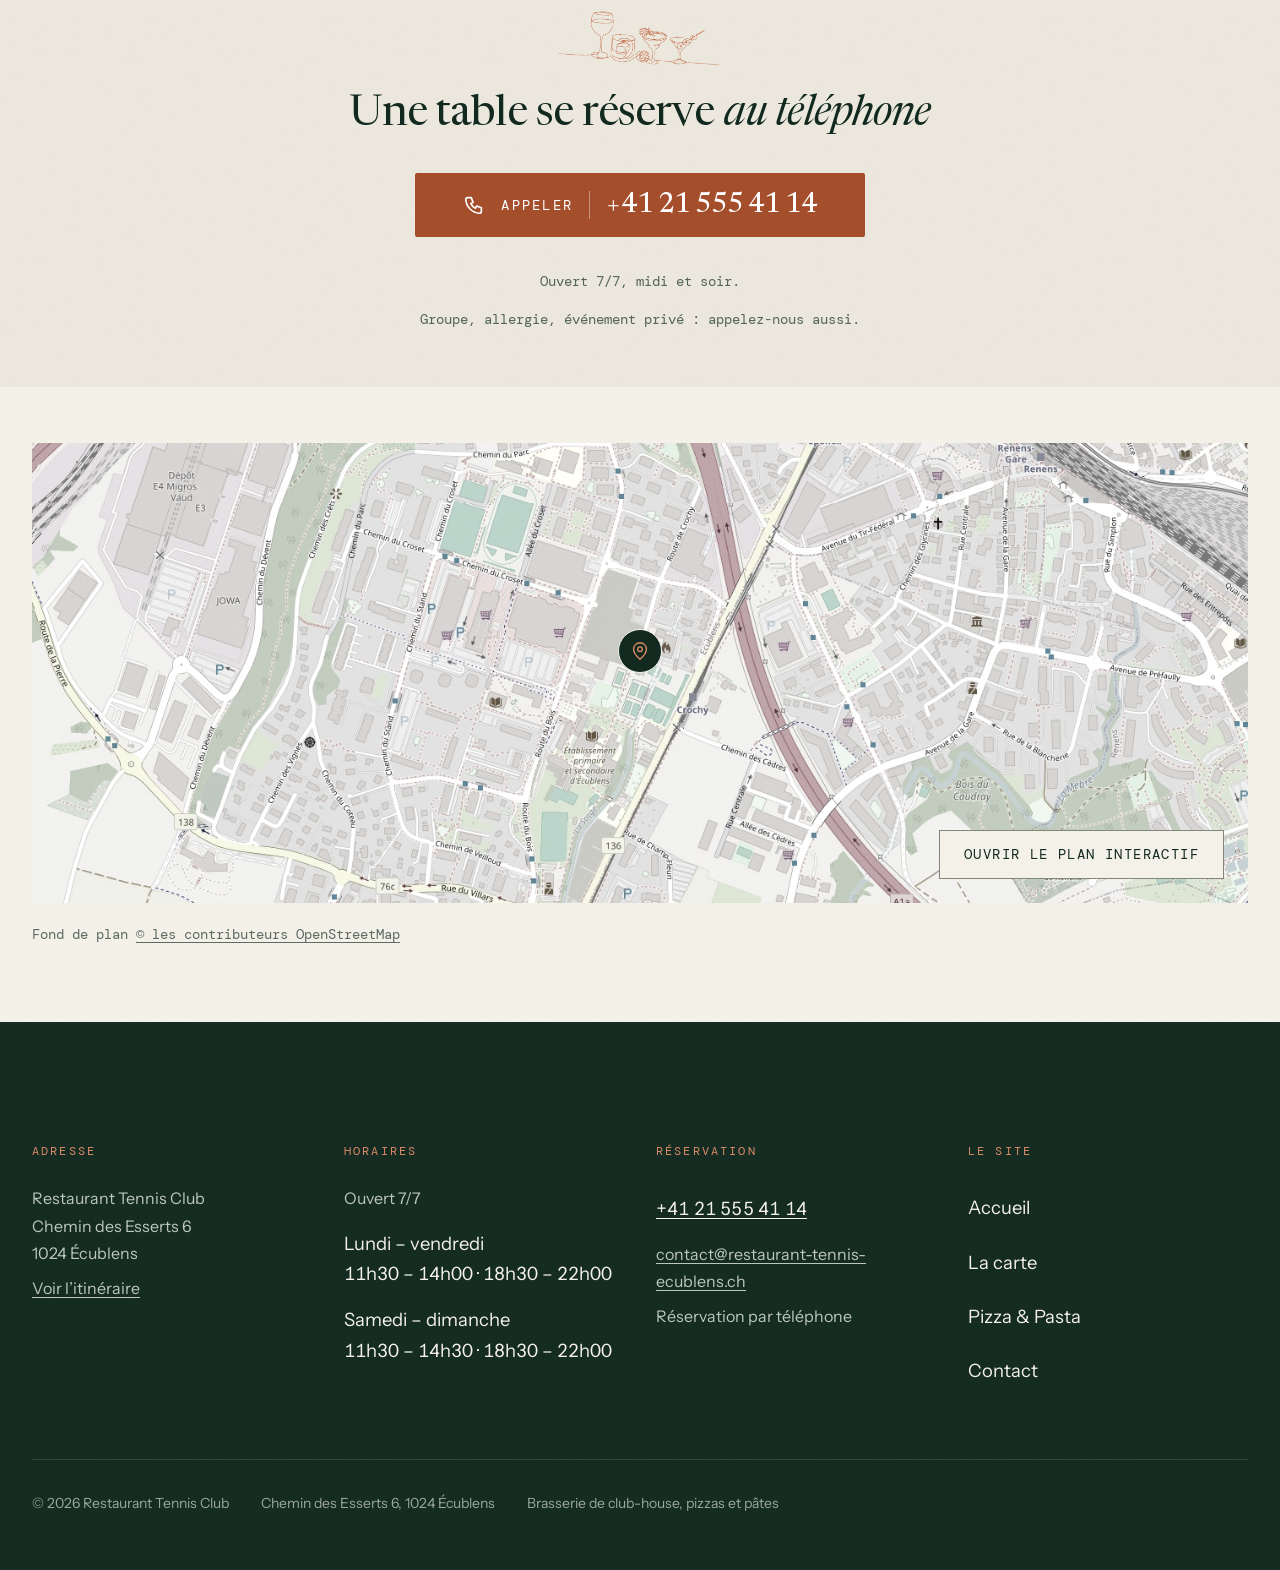
<file: contact.html>
<!doctype html>
<html lang="fr-CH">
  <head>
    <meta charset="utf-8" />
    <meta name="viewport" content="width=device-width, initial-scale=1, viewport-fit=cover" />
    <!-- Les deux polices sont demandées avant tout le reste : le nom de la maison
         est du texte, pas une image, et il ne doit pas s'afficher d'abord en
         Georgia puis sauter en Newsreader sous les yeux du visiteur. -->
    <link rel="preload" href="fonts/instrument-sans.woff2" as="font" crossorigin type="font/woff2" />
    <link rel="preload" href="fonts/newsreader.woff2" as="font" crossorigin type="font/woff2" />
    <meta name="theme-color" content="#F4F1E9" />
    <title>Contact et accès — Restaurant Tennis Club, Écublens</title>
    <meta
      name="description"
      content="Restaurant Tennis Club, chemin des Esserts 6 à Écublens. Horaires, plan d’accès et itinéraire. Réservation par téléphone uniquement au 021 555 41 14."
    />
    <meta name="application-name" content="Restaurant Tennis Club Écublens" />
    <meta name="robots" content="index, follow, max-image-preview:large" />
    <link rel="canonical" href="https://www.restaurant-tennis-ecublens.ch/contact" />
    <meta property="og:title" content="Contact et accès — Restaurant Tennis Club, Écublens" />
    <meta
      property="og:description"
      content="Restaurant Tennis Club, chemin des Esserts 6 à Écublens. Horaires, plan d’accès et itinéraire. Réservation par téléphone uniquement au 021 555 41 14."
    />
    <meta property="og:url" content="https://www.restaurant-tennis-ecublens.ch/contact" />
    <meta property="og:site_name" content="Restaurant Tennis Club Écublens" />
    <meta property="og:locale" content="fr_CH" />
    <meta property="og:image" content="https://www.restaurant-tennis-ecublens.ch/images/og-2026-09b.jpg" />
    <meta property="og:image:width" content="1200" />
    <meta property="og:image:height" content="630" />
    <meta
      property="og:image:alt"
      content="La salle du Restaurant Tennis Club, ouverte sur les courts en terre battue d’Écublens"
    />
    <meta property="og:type" content="website" />
    <meta name="twitter:card" content="summary_large_image" />
    <meta name="twitter:title" content="Contact et accès — Restaurant Tennis Club, Écublens" />
    <meta
      name="twitter:description"
      content="Restaurant Tennis Club, chemin des Esserts 6 à Écublens. Horaires, plan d’accès et itinéraire. Réservation par téléphone uniquement au 021 555 41 14."
    />
    <meta name="twitter:image" content="https://www.restaurant-tennis-ecublens.ch/images/og-2026-09b.jpg" />
    <link rel="icon" href="/favicon.ico" sizes="48x48" />
    <link rel="icon" href="/images/logo-mono.svg" type="image/svg+xml" sizes="any" />
    <link rel="icon" href="/icon-192.png" type="image/png" sizes="192x192" />
    <link rel="apple-touch-icon" href="/apple-touch-icon.png" />
    <link rel="stylesheet" href="css/tokens.css" />
    <link rel="stylesheet" href="css/base.css" />
    <link rel="stylesheet" href="css/composants.css" />
    <link rel="stylesheet" href="css/accueil.css" />
    <link rel="stylesheet" href="css/pages.css" />
    <script src="js/apparitions.js"></script>
    <script src="js/entete.js" defer></script>
    <script src="js/barre-action.js" defer></script>
    <script src="js/menu-mobile.js" defer></script>
    <script src="js/horaires.js" defer></script>
    <script src="js/galerie.js" defer></script>
    <script src="js/plan.js" defer></script>
  </head>
  <body data-page="contact">
    <a class="lienEvitement" href="#contenu">Aller au contenu</a>
    <header class="header-entete" data-compact="false">
      <div class="header-barre">
        <div class="wrap header-barreContenu">
          <a class="header-logoLien" aria-label="Restaurant Tennis Club, accueil" href="/"
            ><span class="enseigne enseigne--barre"><span class="enseigne-sur">Restaurant</span><span class="enseigne-nom">Tennis Club</span><span class="enseigne-lieu">Écublens</span></span></a>
          <nav class="header-nav" aria-label="Navigation principale">
            <a class="header-lienNav" href="carte">La carte</a
            ><a class="header-lienNav" href="pizzeria">Pizza &amp; Pasta</a
            ><a class="header-lienNav" aria-current="page" href="contact">Contact</a>
          </nav>
          <div class="header-actions">
            <span class="header-etat etatouverturelive-etat"
              ><span class="etatouverturelive-pastille"></span
              ><span class="etatouverturelive-detail">Midi et soir, 7/7</span></span
            >
            <a
              href="tel:+41215554114"
              class="bouton-base bouton-tertiaire header-reserverLong"
              aria-label="Réserver par téléphone au +41 21 555 41 14"
              data-analytics="call"
              ><svg
                width="16"
                height="16"
                viewBox="0 0 24 24"
                fill="none"
                stroke="currentColor"
                stroke-width="1.5"
                stroke-linecap="square"
                stroke-linejoin="miter"
                aria-hidden="true"
                focusable="false"
              >
                <path
                  d="M6.5 3h-3v3a14.5 14.5 0 0 0 14.5 14.5h3v-3l-4-1.5-2.5 2.5a11.5 11.5 0 0 1-9-9L8 7z"
                ></path></svg
              >Réserver ·
              <!-- -->021 555 41 14</a
            >
          </div>
          <button
            type="button"
            class="header-iconeSeule header-boutonMenu"
            aria-label="Ouvrir le menu de navigation"
            aria-expanded="false"
            aria-controls="menu-mobile"
          >
            <svg
              width="22"
              height="22"
              viewBox="0 0 24 24"
              fill="none"
              stroke="currentColor"
              stroke-width="1.5"
              stroke-linecap="square"
              stroke-linejoin="miter"
              aria-hidden="true"
              focusable="false"
            >
              <path d="M3 6h18 M3 12h18 M3 18h18"></path>
            </svg></button
          >
        </div>
      </div>
    </header>
    <dialog id="menu-mobile" class="menumobile-panneau surface-sapin" aria-label="Navigation du site">
      <div class="wrap">
        <div class="menumobile-entete">
          <span class="enseigne enseigne--menu"><span class="enseigne-sur">Restaurant</span><span class="enseigne-nom">Tennis Club</span><span class="enseigne-lieu">Écublens</span></span><button type="button" class="menumobile-fermer" aria-label="Fermer le menu">
            <svg
              width="22"
              height="22"
              viewBox="0 0 24 24"
              fill="none"
              stroke="currentColor"
              stroke-width="1.5"
              stroke-linecap="square"
              stroke-linejoin="miter"
              aria-hidden="true"
              focusable="false"
            >
              <path d="M5 5l14 14 M19 5L5 19"></path>
            </svg>
          </button>
        </div>
        <nav class="menumobile-liens" aria-label="Navigation principale">
          <a class="menumobile-lien" href="carte"
            >La carte<svg
              width="20"
              height="20"
              viewBox="0 0 24 24"
              fill="none"
              stroke="currentColor"
              stroke-width="1.5"
              stroke-linecap="square"
              stroke-linejoin="miter"
              aria-hidden="true"
              focusable="false"
            >
              <path d="M4 12h15 M13 6l6 6-6 6"></path></svg></a
          ><a class="menumobile-lien" href="pizzeria"
            >Pizza &amp; Pasta<svg
              width="20"
              height="20"
              viewBox="0 0 24 24"
              fill="none"
              stroke="currentColor"
              stroke-width="1.5"
              stroke-linecap="square"
              stroke-linejoin="miter"
              aria-hidden="true"
              focusable="false"
            >
              <path d="M4 12h15 M13 6l6 6-6 6"></path></svg></a
          ><a class="menumobile-lien" aria-current="page" href="contact"
            >Contact<svg
              width="20"
              height="20"
              viewBox="0 0 24 24"
              fill="none"
              stroke="currentColor"
              stroke-width="1.5"
              stroke-linecap="square"
              stroke-linejoin="miter"
              aria-hidden="true"
              focusable="false"
            >
              <path d="M4 12h15 M13 6l6 6-6 6"></path></svg
          ></a>
        </nav>
        <div class="menumobile-pied">
          <a
            href="tel:+41215554114"
            class="bouton-base bouton-primaire bouton-grand bouton-pleineLargeur"
            data-analytics="call"
            ><svg
              width="16"
              height="16"
              viewBox="0 0 24 24"
              fill="none"
              stroke="currentColor"
              stroke-width="1.5"
              stroke-linecap="square"
              stroke-linejoin="miter"
              aria-hidden="true"
              focusable="false"
            >
              <path
                d="M6.5 3h-3v3a14.5 14.5 0 0 0 14.5 14.5h3v-3l-4-1.5-2.5 2.5a11.5 11.5 0 0 1-9-9L8 7z"
              ></path></svg
            >Réserver · 021 555 41 14</a
          >
          <address>Chemin des Esserts 6, 1024 Écublens<br />Ouvert 7/7</address>
        </div>
      </div>
    </dialog>
    <main id="contenu">
      <section class="surface-creme section">
        <div class="wrapLarge duo-duo duo-droite">
          <div class="duo-visuel duo-visuel--bordABord">
            <div class="photo-cadre photo-derive photo-haut page-photoContact">
              <img
                alt="La salle du Restaurant Tennis Club, ouverte sur les courts du Tennis Club d’Écublens"
                fetchpriority="high"
                width="1600"
                height="1406"
                decoding="async"
                class="photo-image"
                src="images/salle-bar-2026-09b.jpg"
                srcset="images/salle-bar-800-2026-09b.jpg 800w, images/salle-bar-2026-09b.jpg 1600w"
                sizes="(min-width: 900px) 40vw, 100vw"
              />
            </div>
          </div>
          <div class="duo-texte" style="--reveal-delai: 90ms">
            <img
                class="marque marque--service"
                src="images/trait-service-2026-09b.png"
                alt=""
                width="389"
                height="776"
                loading="lazy"
                decoding="async"
              />
            <h1 class="duo-titre">
              Contact et accès — Restaurant Tennis Club, <em class="italique">Écublens</em>
            </h1>
            <p class="chapo">
              Chemin des Esserts 6, au club-house du Tennis Club d’Écublens, en Crochy. Parking gratuit sur place.
            </p>
            <address class="page-adresse">
              Restaurant Tennis Club<br />Chemin des Esserts 6<br />1024<!-- -->
              <!-- -->Écublens<!-- -->, Suisse
            </address>
            <p class="page-coordonnees">
              <a href="tel:+41215554114" data-analytics="call">+41 21 555 41 14</a><br /><a
                href="mailto:contact@restaurant-tennis-ecublens.ch"
                >contact@restaurant-tennis-ecublens.ch</a
              >
            </p>
            <div data-actions="true">
              <a
                href="https://www.google.com/maps/dir/?api=1&amp;destination=Chemin%20des%20Esserts%206%2C%201024%20Ecublens%2C%20Suisse"
                class="bouton-base bouton-secondaire"
                rel="noopener"
                target="_blank"
                ><svg
                  width="16"
                  height="16"
                  viewBox="0 0 24 24"
                  fill="none"
                  stroke="currentColor"
                  stroke-width="1.5"
                  stroke-linecap="square"
                  stroke-linejoin="miter"
                  aria-hidden="true"
                  focusable="false"
                >
                  <path
                    d="M12 21s7-6.2 7-11a7 7 0 1 0-14 0c0 4.8 7 11 7 11z M12 12.5a2.5 2.5 0 1 0 0-5 2.5 2.5 0 0 0 0 5z"
                  ></path></svg
                >Ouvrir l’itinéraire</a
              >
            </div>
          </div>
        </div>
      </section>
      <section class="surface-creme section" aria-labelledby="titre-horaires" id="horaires">
        <div class="wrapLarge">
          <img
                class="marque marque--balles"
                src="images/trait-balles-2026-09b.png"
                alt=""
                width="172"
                height="470"
                loading="lazy"
                decoding="async"
              />
          <h2 class="titreSection" id="titre-horaires">
            Midi et soir, <em class="italique">7/7</em>
          </h2>
          <dl class="page-semaine">
            <div class="page-jour" data-ferme="false">
              <dt>Lundi</dt>
              <dd>11h30 – 14h00 · 18h30 – 22h00</dd>
            </div>
            <div class="page-jour" data-ferme="false">
              <dt>Mardi</dt>
              <dd>11h30 – 14h00 · 18h30 – 22h00</dd>
            </div>
            <div class="page-jour" data-ferme="false">
              <dt>Mercredi</dt>
              <dd>11h30 – 14h00 · 18h30 – 22h00</dd>
            </div>
            <div class="page-jour" data-ferme="false">
              <dt>Jeudi</dt>
              <dd>11h30 – 14h00 · 18h30 – 22h00</dd>
            </div>
            <div class="page-jour" data-ferme="false">
              <dt>Vendredi</dt>
              <dd>11h30 – 14h00 · 18h30 – 22h00</dd>
            </div>
            <div class="page-jour" data-ferme="false">
              <dt>Samedi</dt>
              <dd>11h30 – 14h30 · 18h30 – 22h00</dd>
            </div>
            <div class="page-jour" data-ferme="false">
              <dt>Dimanche</dt>
              <dd>11h30 – 14h30 · 18h30 – 22h00</dd>
            </div>
          </dl>
        </div>
      </section>
      <section class="surface-sable bandeauappel-bande" aria-labelledby="titre-reserver">
        <div class="wrap bandeauappel-contenu">
          <img
                class="marque marque--verres"
                src="images/trait-verres-2026-09b.png"
                alt=""
                width="620"
                height="187"
                loading="lazy"
                decoding="async"
              />
          <h2 class="bandeauappel-titre" id="titre-reserver">
            Une table se réserve <em class="italique">au téléphone</em>
          </h2>
          <a
            class="appel"
            href="tel:+41215554114"
            data-analytics="call"
            aria-label="Appeler le restaurant au +41 21 555 41 14"
          >
            <span class="appel-icone"><svg viewBox="0 0 24 24" fill="none" stroke="currentColor" stroke-width="1.8" stroke-linecap="round" stroke-linejoin="round" aria-hidden="true" focusable="false"><path d="M5 4h4l2 5-2.5 1.5a11 11 0 0 0 5 5L15 13l5 2v4a2 2 0 0 1-2 2A16 16 0 0 1 3 6a2 2 0 0 1 2-2z"/></svg></span>
            <span class="appel-texte">
              <span class="appel-label">Appeler</span>
              <span class="appel-numero">+41 21 555 41 14</span>
            </span>
          </a>
          <p class="bandeauappel-detail">Ouvert 7/7, midi et soir.</p>
          <p class="bandeauappel-detail">Groupe, allergie, événement privé&nbsp;: appelez-nous aussi.</p>
        </div>
      </section>
      <section class="surface-creme section" aria-label="Plan d’accès">
        <div class="wrapLarge">
          <div
            class="plan-plan"
            data-carte="https://www.openstreetmap.org/export/embed.html?bbox=6.564724%2C46.531237%2C6.572724%2C46.535237&layer=mapnik&marker=46.533237%2C6.568724"
            data-titre="Plan d’accès au Restaurant Tennis Club, Chemin des Esserts 6, 1024 Écublens"
          >
            <img
              alt="Plan du quartier de Écublens à Écublens, situant le Restaurant Tennis Club au Chemin des Esserts 6"
              loading="lazy"
              width="1440"
              height="800"
              decoding="async"
              class="plan-fond"
              src="images/plan.jpg"
              srcset="images/plan-800.jpg 800w, images/plan.jpg 1440w"
              sizes="(min-width: 900px) 1120px, 100vw"
            /><span class="plan-marqueur" aria-hidden="true"
              ><svg
                width="22"
                height="22"
                viewBox="0 0 24 24"
                fill="none"
                stroke="currentColor"
                stroke-width="1.5"
                stroke-linecap="square"
                stroke-linejoin="miter"
                aria-hidden="true"
                focusable="false"
              >
                <path
                  d="M12 21s7-6.2 7-11a7 7 0 1 0-14 0c0 4.8 7 11 7 11z M12 12.5a2.5 2.5 0 1 0 0-5 2.5 2.5 0 0 0 0 5z"
                ></path></svg></span
            ><button type="button" class="plan-ouvrir">
              <span class="plan-etiquette">Ouvrir le plan interactif</span>
            </button>
          </div>
          <p class="plan-credit">
            Fond de plan<!-- -->
            <a href="https://www.openstreetmap.org/copyright" target="_blank" rel="noopener"
              >© les contributeurs OpenStreetMap</a
            >
          </p>
        </div>
      </section>
    </main>
    <footer class="surface-sapin footer-pied">
      <div class="wrap">
        <div class="footer-colonnes">
          <div class="footer-colonne">
            <h2>Adresse</h2>
            <address>
              Restaurant Tennis Club<br />Chemin des Esserts 6<br />1024<!-- -->
              <!-- -->Écublens<br /><a
                href="https://www.google.com/maps/dir/?api=1&amp;destination=Chemin%20des%20Esserts%206%2C%201024%20Ecublens%2C%20Suisse"
                target="_blank"
                rel="noopener"
                >Voir l’itinéraire</a
              >
            </address>
          </div>
          <div class="footer-colonne">
            <h2>Horaires</h2>
            <p class="footer-ouverture">Ouvert 7/7</p>
            <dl>
              <div class="footer-horaire">
                <dt>Lundi – vendredi</dt>
                <dd>11h30 – 14h00 · 18h30 – 22h00</dd>
              </div>
              <div class="footer-horaire">
                <dt>Samedi – dimanche</dt>
                <dd>11h30 – 14h30 · 18h30 – 22h00</dd>
              </div>
            </dl>
          </div>
          <div class="footer-colonne">
            <h2>Réservation</h2>
            <p>
              <a class="footer-telephone" href="tel:+41215554114" data-analytics="call">+41 21 555 41 14</a><br /><a
                href="mailto:contact@restaurant-tennis-ecublens.ch"
                >contact@restaurant-tennis-ecublens.ch</a
              ><br />Réservation par téléphone
            </p>
          </div>
          <div class="footer-colonne">
            <h2>Le site</h2>
            <nav class="footer-navPied" aria-label="Navigation de pied de page">
              <a href="/">Accueil</a><a href="carte">La carte</a
              ><a href="pizzeria">Pizza &amp; Pasta</a><a href="contact">Contact</a>
            </nav>
          </div>
        </div>
        <p class="footer-mentions">
          <span
            >©
            <!-- -->2026<!-- -->
            <!-- -->Restaurant Tennis Club</span
          ><span>Chemin des Esserts 6, 1024 Écublens</span
          ><span>Brasserie de club-house, pizzas et pâtes</span>
        </p>
      </div>
    </footer>
    <div class="barreaction-barre" data-visible="false" aria-hidden="true">
      <a class="barreaction-action barreaction-carte" tabindex="-1" href="carte">La carte</a
      ><a
        class="barreaction-action barreaction-appeler"
        href="tel:+41215554114"
        data-analytics="call"
        tabindex="-1"
        aria-label="Appeler le restaurant au +41 21 555 41 14"
        ><svg
          width="16"
          height="16"
          viewBox="0 0 24 24"
          fill="none"
          stroke="currentColor"
          stroke-width="1.5"
          stroke-linecap="square"
          stroke-linejoin="miter"
          aria-hidden="true"
          focusable="false"
        >
          <path
            d="M6.5 3h-3v3a14.5 14.5 0 0 0 14.5 14.5h3v-3l-4-1.5-2.5 2.5a11.5 11.5 0 0 1-9-9L8 7z"
          ></path></svg
        >Appeler</a
      >
    </div>
  </body>
</html>
</file>
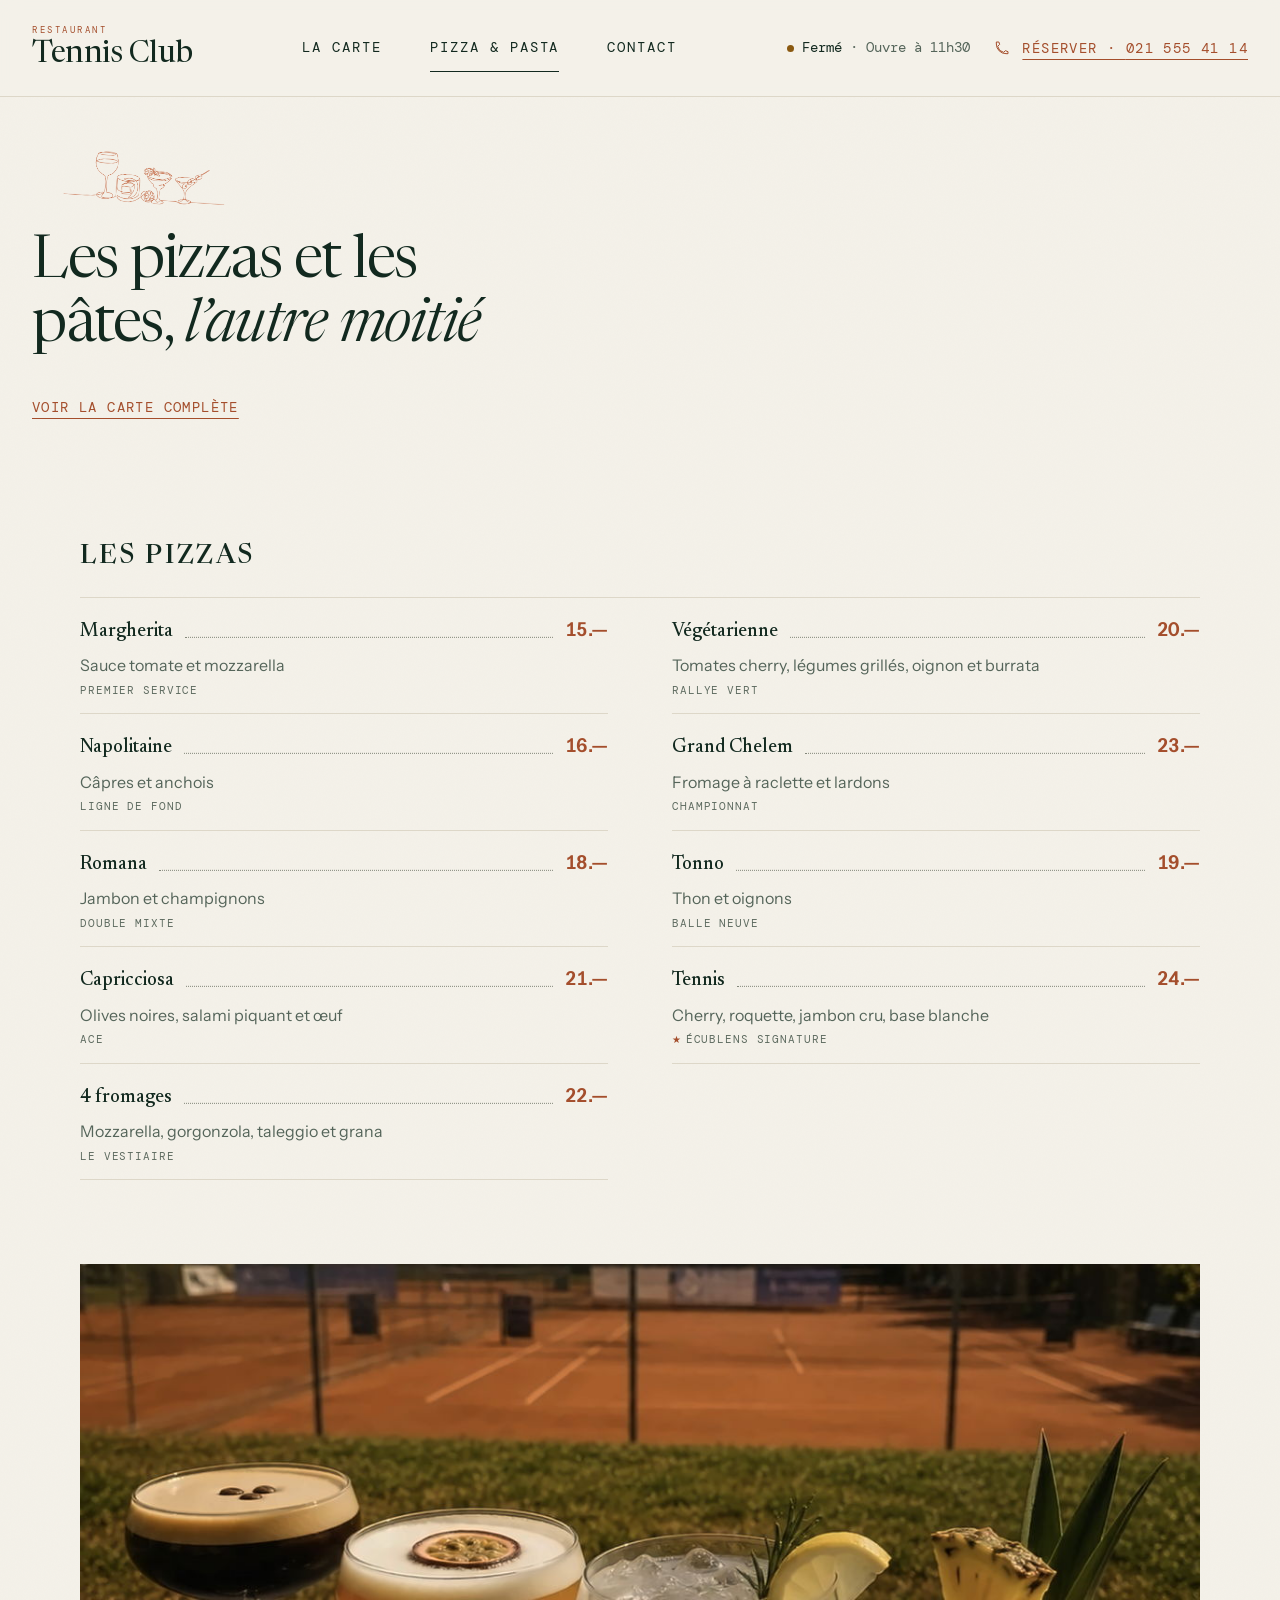
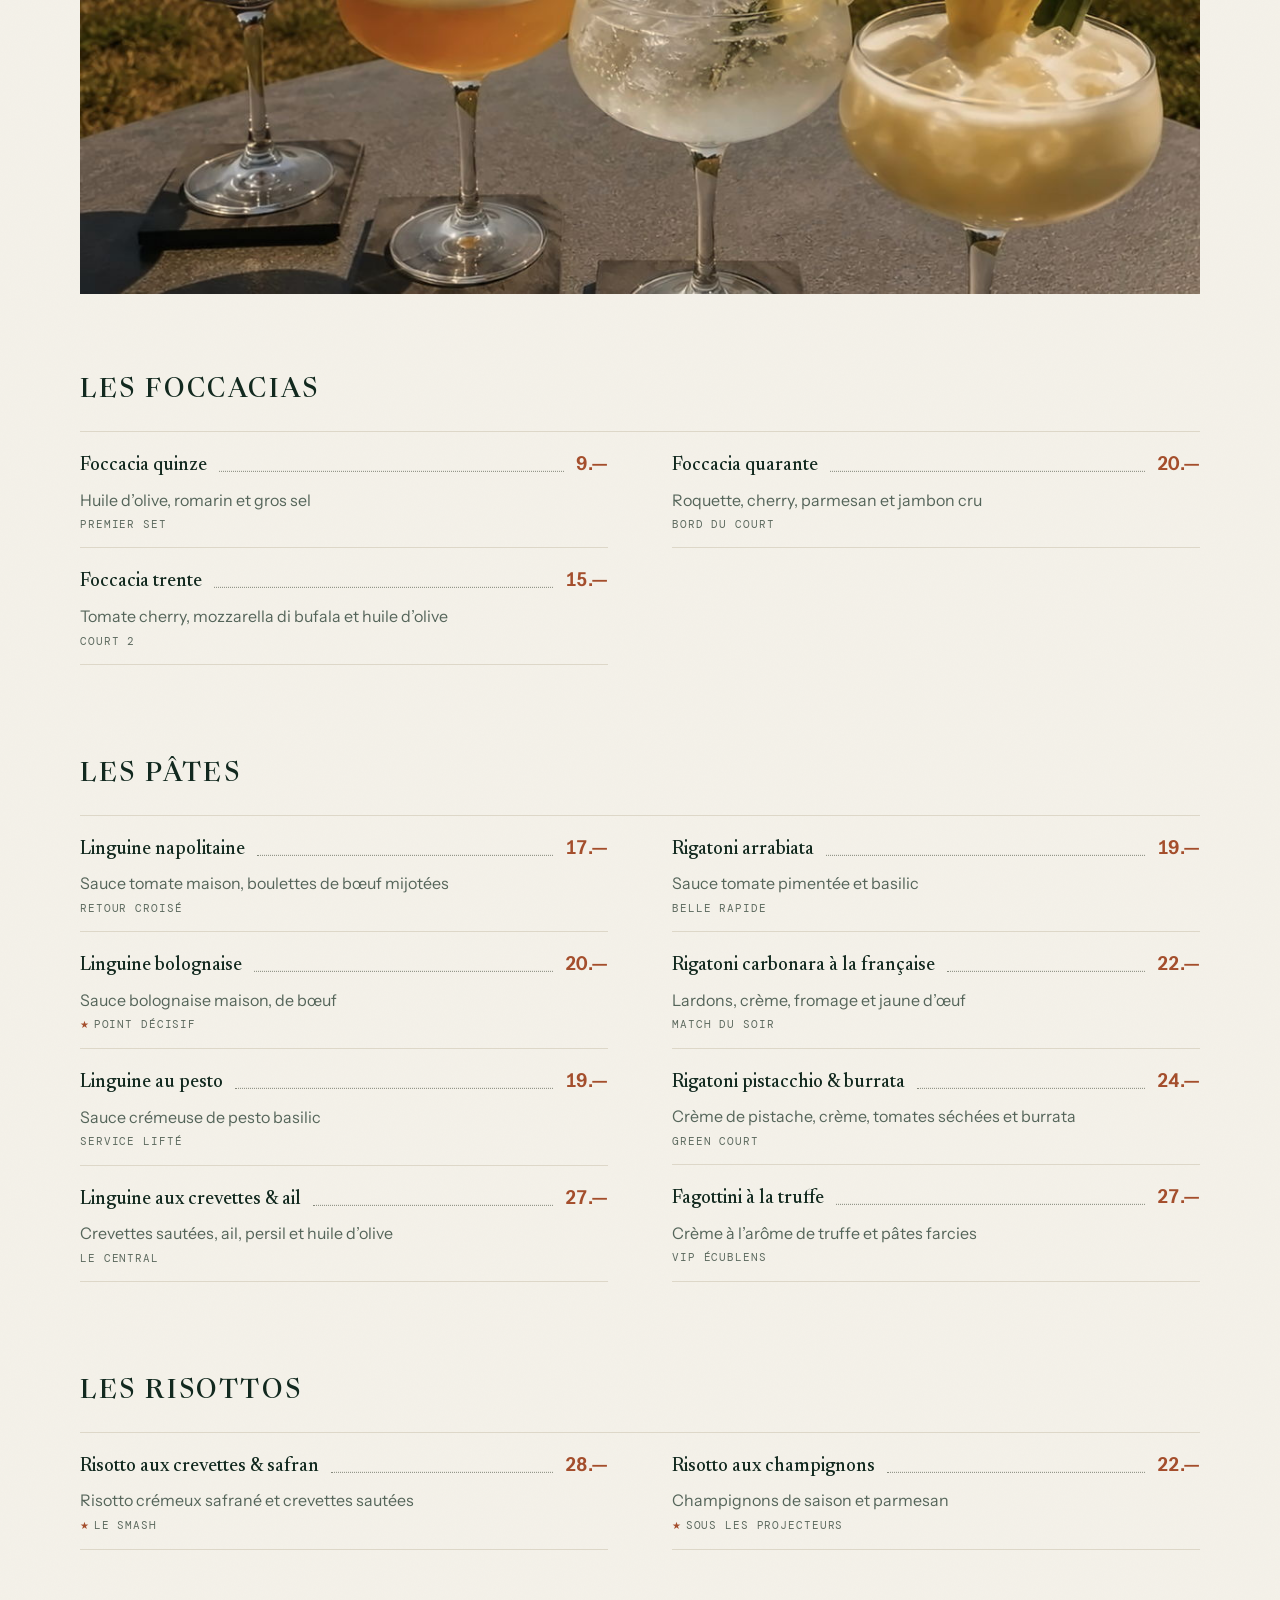
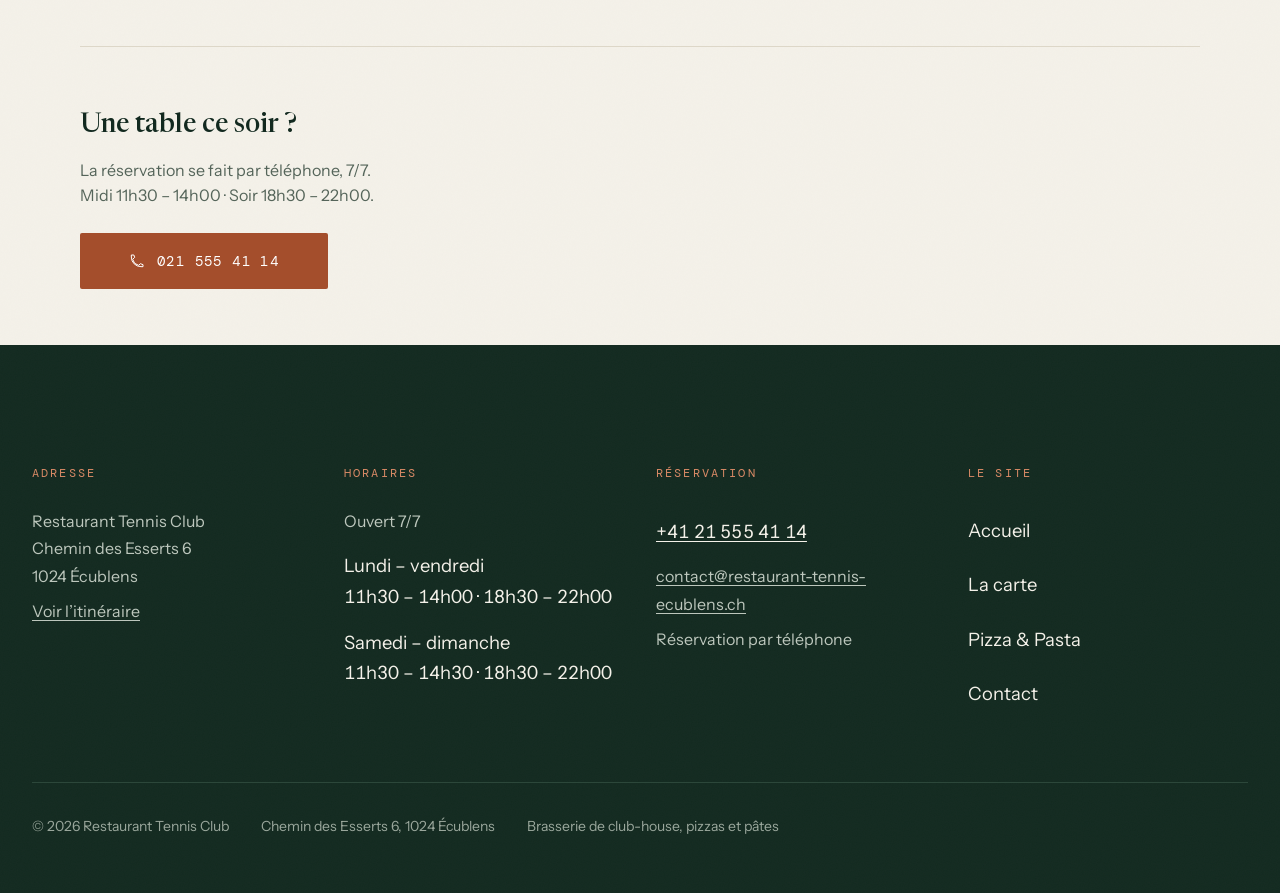
<file: pizzeria.html>
<!doctype html>
<html lang="fr-CH">
  <head>
    <meta charset="utf-8" />
    <meta name="viewport" content="width=device-width, initial-scale=1, viewport-fit=cover" />
    <!-- Les deux polices sont demandées avant tout le reste : le nom de la maison
         est du texte, pas une image, et il ne doit pas s'afficher d'abord en
         Georgia puis sauter en Newsreader sous les yeux du visiteur. -->
    <link rel="preload" href="fonts/instrument-sans.woff2" as="font" crossorigin type="font/woff2" />
    <link rel="preload" href="fonts/newsreader.woff2" as="font" crossorigin type="font/woff2" />
    <meta name="theme-color" content="#F4F1E9" />
    <title>Pizza &amp; Pasta — Restaurant Tennis Club Écublens</title>
    <meta
      name="description"
      content="Neuf pizzas de 15.— à 24.—, huit pâtes, deux risottos et trois foccacias, au club-house d’Écublens. Les pizzas se font aussi à l’emporter."
    />
    <meta name="application-name" content="Restaurant Tennis Club Écublens" />
    <meta name="robots" content="index, follow, max-image-preview:large" />
    <link rel="canonical" href="https://www.restaurant-tennis-ecublens.ch/pizzeria" />
    <meta property="og:title" content="Pizza &amp; Pasta — Restaurant Tennis Club Écublens" />
    <meta
      property="og:description"
      content="Neuf pizzas de 15.— à 24.—, huit pâtes, deux risottos et trois foccacias, au club-house d’Écublens. Les pizzas se font aussi à l’emporter."
    />
    <meta property="og:url" content="https://www.restaurant-tennis-ecublens.ch/pizzeria" />
    <meta property="og:site_name" content="Restaurant Tennis Club Écublens" />
    <meta property="og:locale" content="fr_CH" />
    <meta property="og:image" content="https://www.restaurant-tennis-ecublens.ch/images/og-2026-09b.jpg" />
    <meta property="og:image:width" content="1200" />
    <meta property="og:image:height" content="630" />
    <meta
      property="og:image:alt"
      content="Rigatoni pistacchio et burrata au Restaurant Tennis Club d’Écublens"
    />
    <meta property="og:type" content="website" />
    <meta name="twitter:card" content="summary_large_image" />
    <meta name="twitter:title" content="Pizza &amp; Pasta — Restaurant Tennis Club Écublens" />
    <meta
      name="twitter:description"
      content="Neuf pizzas de 15.— à 24.—, huit pâtes, deux risottos et trois foccacias, au club-house d’Écublens. Les pizzas se font aussi à l’emporter."
    />
    <meta name="twitter:image" content="https://www.restaurant-tennis-ecublens.ch/images/og-2026-09b.jpg" />
    <link rel="icon" href="/favicon.ico" sizes="48x48" />
    <link rel="icon" href="/images/logo-mono.svg" type="image/svg+xml" sizes="any" />
    <link rel="icon" href="/icon-192.png" type="image/png" sizes="192x192" />
    <link rel="apple-touch-icon" href="/apple-touch-icon.png" />
    <link rel="stylesheet" href="css/tokens.css" />
    <link rel="stylesheet" href="css/base.css" />
    <link rel="stylesheet" href="css/composants.css" />
    <link rel="stylesheet" href="css/accueil.css" />
    <link rel="stylesheet" href="css/pages.css" />
    <script src="js/apparitions.js"></script>
    <script src="js/entete.js" defer></script>
    <script src="js/barre-action.js" defer></script>
    <script src="js/menu-mobile.js" defer></script>
    <script src="js/horaires.js" defer></script>
    <script src="js/galerie.js" defer></script>
    <script src="js/plan.js" defer></script>
  </head>
  <body data-page="pizzeria">
    <a class="lienEvitement" href="#contenu">Aller au contenu</a>
    <header class="header-entete" data-compact="false">
      <div class="header-barre">
        <div class="wrap header-barreContenu">
          <a class="header-logoLien" aria-label="Restaurant Tennis Club, accueil" href="/"
            ><span class="enseigne enseigne--barre"><span class="enseigne-sur">Restaurant</span><span class="enseigne-nom">Tennis Club</span><span class="enseigne-lieu">Écublens</span></span></a>
          <nav class="header-nav" aria-label="Navigation principale">
            <a class="header-lienNav" href="carte">La carte</a
            ><a class="header-lienNav" aria-current="page" href="pizzeria">Pizza &amp; Pasta</a
            ><a class="header-lienNav" href="contact">Contact</a>
          </nav>
          <div class="header-actions">
            <span class="header-etat etatouverturelive-etat"
              ><span class="etatouverturelive-pastille"></span
              ><span class="etatouverturelive-detail">Midi et soir, 7/7</span></span
            >
            <a
              href="tel:+41215554114"
              class="bouton-base bouton-tertiaire header-reserverLong"
              aria-label="Réserver par téléphone au +41 21 555 41 14"
              data-analytics="call"
              ><svg
                width="16"
                height="16"
                viewBox="0 0 24 24"
                fill="none"
                stroke="currentColor"
                stroke-width="1.5"
                stroke-linecap="square"
                stroke-linejoin="miter"
                aria-hidden="true"
                focusable="false"
              >
                <path
                  d="M6.5 3h-3v3a14.5 14.5 0 0 0 14.5 14.5h3v-3l-4-1.5-2.5 2.5a11.5 11.5 0 0 1-9-9L8 7z"
                ></path></svg
              >Réserver ·
              <!-- -->021 555 41 14</a
            >
          </div>
          <button
            type="button"
            class="header-iconeSeule header-boutonMenu"
            aria-label="Ouvrir le menu de navigation"
            aria-expanded="false"
            aria-controls="menu-mobile"
          >
            <svg
              width="22"
              height="22"
              viewBox="0 0 24 24"
              fill="none"
              stroke="currentColor"
              stroke-width="1.5"
              stroke-linecap="square"
              stroke-linejoin="miter"
              aria-hidden="true"
              focusable="false"
            >
              <path d="M3 6h18 M3 12h18 M3 18h18"></path>
            </svg></button
          >
        </div>
      </div>
    </header>
    <dialog id="menu-mobile" class="menumobile-panneau surface-sapin" aria-label="Navigation du site">
      <div class="wrap">
        <div class="menumobile-entete">
          <span class="enseigne enseigne--menu"><span class="enseigne-sur">Restaurant</span><span class="enseigne-nom">Tennis Club</span><span class="enseigne-lieu">Écublens</span></span><button type="button" class="menumobile-fermer" aria-label="Fermer le menu">
            <svg
              width="22"
              height="22"
              viewBox="0 0 24 24"
              fill="none"
              stroke="currentColor"
              stroke-width="1.5"
              stroke-linecap="square"
              stroke-linejoin="miter"
              aria-hidden="true"
              focusable="false"
            >
              <path d="M5 5l14 14 M19 5L5 19"></path>
            </svg>
          </button>
        </div>
        <nav class="menumobile-liens" aria-label="Navigation principale">
          <a class="menumobile-lien" href="carte"
            >La carte<svg
              width="20"
              height="20"
              viewBox="0 0 24 24"
              fill="none"
              stroke="currentColor"
              stroke-width="1.5"
              stroke-linecap="square"
              stroke-linejoin="miter"
              aria-hidden="true"
              focusable="false"
            >
              <path d="M4 12h15 M13 6l6 6-6 6"></path></svg></a
          ><a class="menumobile-lien" aria-current="page" href="pizzeria"
            >Pizza &amp; Pasta<svg
              width="20"
              height="20"
              viewBox="0 0 24 24"
              fill="none"
              stroke="currentColor"
              stroke-width="1.5"
              stroke-linecap="square"
              stroke-linejoin="miter"
              aria-hidden="true"
              focusable="false"
            >
              <path d="M4 12h15 M13 6l6 6-6 6"></path></svg></a
          ><a class="menumobile-lien" href="contact"
            >Contact<svg
              width="20"
              height="20"
              viewBox="0 0 24 24"
              fill="none"
              stroke="currentColor"
              stroke-width="1.5"
              stroke-linecap="square"
              stroke-linejoin="miter"
              aria-hidden="true"
              focusable="false"
            >
              <path d="M4 12h15 M13 6l6 6-6 6"></path></svg
          ></a>
        </nav>
        <div class="menumobile-pied">
          <a
            href="tel:+41215554114"
            class="bouton-base bouton-primaire bouton-grand bouton-pleineLargeur"
            data-analytics="call"
            ><svg
              width="16"
              height="16"
              viewBox="0 0 24 24"
              fill="none"
              stroke="currentColor"
              stroke-width="1.5"
              stroke-linecap="square"
              stroke-linejoin="miter"
              aria-hidden="true"
              focusable="false"
            >
              <path
                d="M6.5 3h-3v3a14.5 14.5 0 0 0 14.5 14.5h3v-3l-4-1.5-2.5 2.5a11.5 11.5 0 0 1-9-9L8 7z"
              ></path></svg
            >Réserver · 021 555 41 14</a
          >
          <address>Chemin des Esserts 6, 1024 Écublens<br />Ouvert 7/7</address>
        </div>
      </div>
    </dialog>
    <main id="contenu">
      <section class="surface-creme section">
        <div class="wrapLarge duo-duo duo-seul">
          <div class="duo-texte" style="--reveal-delai: 90ms">
            <img
                class="marque marque--verres"
                src="images/trait-verres-2026-09b.png"
                alt=""
                width="620"
                height="187"
                loading="lazy"
                decoding="async"
              />
            <h1 class="duo-titre">
              Les pizzas et les pâtes,
              <em class="italique">l’autre moitié</em>
            </h1>
            <div data-actions="true">
              <a class="bouton-base bouton-tertiaire" href="carte">Voir la carte complète</a>
            </div>
          </div>
        </div>
      </section>
      <section class="surface-creme page-pizzeria" aria-label="La carte des pizzas et des pâtes">
        <div class="wrap">
          <div class="page-colonnePizzeria">
            <!-- ================================================================
             LA MOITIÉ ITALIENNE DE LA CARTE, relevée sur le menu imprimé.
             Vingt-deux plats : neuf pizzas, trois foccacias, huit pâtes et deux
             risottos. Même construction que `carte.html` — nom de code à
             gauche, plat à droite — et le même avertissement : l'étoile est un
             attribut `data-signature`, pas un caractère.
             ================================================================ -->
            <section class="categoriecarte-categorie" id="pizzas" aria-labelledby="titre-pizzas">
              <h2 class="categoriecarte-titre" id="titre-pizzas">Les pizzas</h2>
              <ul class="categoriecarte-liste">
                <li class="lignedeplat-plat">
                  <div class="lignedeplat-corps">
                    <p class="lignedeplat-ligne">
                      <span class="lignedeplat-nom">Margherita</span
                      ><span class="lignedeplat-rappel" aria-hidden="true"></span
                      ><span class="lignedeplat-prix">15.—</span>
                    </p>
                    <p class="lignedeplat-description">Sauce tomate et mozzarella</p>
                    <p class="lignedeplat-code">Premier service</p>
                  </div>
                </li>
                <li class="lignedeplat-plat">
                  <div class="lignedeplat-corps">
                    <p class="lignedeplat-ligne">
                      <span class="lignedeplat-nom">Napolitaine</span
                      ><span class="lignedeplat-rappel" aria-hidden="true"></span
                      ><span class="lignedeplat-prix">16.—</span>
                    </p>
                    <p class="lignedeplat-description">Câpres et anchois</p>
                    <p class="lignedeplat-code">Ligne de fond</p>
                  </div>
                </li>
                <li class="lignedeplat-plat">
                  <div class="lignedeplat-corps">
                    <p class="lignedeplat-ligne">
                      <span class="lignedeplat-nom">Romana</span
                      ><span class="lignedeplat-rappel" aria-hidden="true"></span
                      ><span class="lignedeplat-prix">18.—</span>
                    </p>
                    <p class="lignedeplat-description">Jambon et champignons</p>
                    <p class="lignedeplat-code">Double mixte</p>
                  </div>
                </li>
                <li class="lignedeplat-plat">
                  <div class="lignedeplat-corps">
                    <p class="lignedeplat-ligne">
                      <span class="lignedeplat-nom">Capricciosa</span
                      ><span class="lignedeplat-rappel" aria-hidden="true"></span
                      ><span class="lignedeplat-prix">21.—</span>
                    </p>
                    <p class="lignedeplat-description">Olives noires, salami piquant et œuf</p>
                    <p class="lignedeplat-code">Ace</p>
                  </div>
                </li>
                <li class="lignedeplat-plat">
                  <div class="lignedeplat-corps">
                    <p class="lignedeplat-ligne">
                      <span class="lignedeplat-nom">4 fromages</span
                      ><span class="lignedeplat-rappel" aria-hidden="true"></span
                      ><span class="lignedeplat-prix">22.—</span>
                    </p>
                    <p class="lignedeplat-description">Mozzarella, gorgonzola, taleggio et grana</p>
                    <p class="lignedeplat-code">Le vestiaire</p>
                  </div>
                </li>
                <li class="lignedeplat-plat">
                  <div class="lignedeplat-corps">
                    <p class="lignedeplat-ligne">
                      <span class="lignedeplat-nom">Végétarienne</span
                      ><span class="lignedeplat-rappel" aria-hidden="true"></span
                      ><span class="lignedeplat-prix">20.—</span>
                    </p>
                    <p class="lignedeplat-description">Tomates cherry, légumes grillés, oignon et burrata</p>
                    <p class="lignedeplat-code">Rallye vert</p>
                  </div>
                </li>
                <li class="lignedeplat-plat">
                  <div class="lignedeplat-corps">
                    <p class="lignedeplat-ligne">
                      <span class="lignedeplat-nom">Grand Chelem</span
                      ><span class="lignedeplat-rappel" aria-hidden="true"></span
                      ><span class="lignedeplat-prix">23.—</span>
                    </p>
                    <p class="lignedeplat-description">Fromage à raclette et lardons</p>
                    <p class="lignedeplat-code">Championnat</p>
                  </div>
                </li>
                <li class="lignedeplat-plat">
                  <div class="lignedeplat-corps">
                    <p class="lignedeplat-ligne">
                      <span class="lignedeplat-nom">Tonno</span
                      ><span class="lignedeplat-rappel" aria-hidden="true"></span
                      ><span class="lignedeplat-prix">19.—</span>
                    </p>
                    <p class="lignedeplat-description">Thon et oignons</p>
                    <p class="lignedeplat-code">Balle neuve</p>
                  </div>
                </li>
                <li class="lignedeplat-plat" data-signature="true">
                  <div class="lignedeplat-corps">
                    <p class="lignedeplat-ligne">
                      <span class="lignedeplat-nom">Tennis</span
                      ><span class="lignedeplat-rappel" aria-hidden="true"></span
                      ><span class="lignedeplat-prix">24.—</span>
                    </p>
                    <p class="lignedeplat-description">Cherry, roquette, jambon cru, base blanche</p>
                    <p class="lignedeplat-code">Écublens signature</p>
                  </div>
                </li>
              </ul>
            </section>
          </div>
          <div class="wrapLarge respirationcarte-respiration">
            <div class="photo-cadre respirationcarte-cadre--terrasse photo-derive">
              <img
                class="photo-image"
                src="images/terrasse-cocktails-2026-09b.jpg"
                srcset="images/terrasse-cocktails-800-2026-09b.jpg 800w, images/terrasse-cocktails-1200-2026-09b.jpg 1200w, images/terrasse-cocktails-2026-09b.jpg 2240w"
                sizes="(min-width: 1100px) 1120px, 100vw"
                alt="Quatre cocktails servis sur la terrasse du club-house, devant les courts en terre battue d’Écublens"
                width="2240"
                height="1260"
                loading="lazy"
                decoding="async"
              />
            </div>
          </div>
        </div>
        <div class="wrap">
          <div class="page-colonnePizzeria">
            <section class="categoriecarte-categorie" id="foccacia" aria-labelledby="titre-foccacia">
              <h2 class="categoriecarte-titre" id="titre-foccacia">Les foccacias</h2>
              <ul class="categoriecarte-liste">
                <li class="lignedeplat-plat">
                  <div class="lignedeplat-corps">
                    <p class="lignedeplat-ligne">
                      <span class="lignedeplat-nom">Foccacia quinze</span
                      ><span class="lignedeplat-rappel" aria-hidden="true"></span
                      ><span class="lignedeplat-prix">9.—</span>
                    </p>
                    <p class="lignedeplat-description">Huile d’olive, romarin et gros sel</p>
                    <p class="lignedeplat-code">Premier set</p>
                  </div>
                </li>
                <li class="lignedeplat-plat">
                  <div class="lignedeplat-corps">
                    <p class="lignedeplat-ligne">
                      <span class="lignedeplat-nom">Foccacia trente</span
                      ><span class="lignedeplat-rappel" aria-hidden="true"></span
                      ><span class="lignedeplat-prix">15.—</span>
                    </p>
                    <p class="lignedeplat-description">Tomate cherry, mozzarella di bufala et huile d’olive</p>
                    <p class="lignedeplat-code">Court 2</p>
                  </div>
                </li>
                <li class="lignedeplat-plat">
                  <div class="lignedeplat-corps">
                    <p class="lignedeplat-ligne">
                      <span class="lignedeplat-nom">Foccacia quarante</span
                      ><span class="lignedeplat-rappel" aria-hidden="true"></span
                      ><span class="lignedeplat-prix">20.—</span>
                    </p>
                    <p class="lignedeplat-description">Roquette, cherry, parmesan et jambon cru</p>
                    <p class="lignedeplat-code">Bord du court</p>
                  </div>
                </li>
              </ul>
            </section>
            <section class="categoriecarte-categorie" id="pates" aria-labelledby="titre-pates">
              <h2 class="categoriecarte-titre" id="titre-pates">Les pâtes</h2>
              <ul class="categoriecarte-liste">
                <li class="lignedeplat-plat">
                  <div class="lignedeplat-corps">
                    <p class="lignedeplat-ligne">
                      <span class="lignedeplat-nom">Linguine napolitaine</span
                      ><span class="lignedeplat-rappel" aria-hidden="true"></span
                      ><span class="lignedeplat-prix">17.—</span>
                    </p>
                    <p class="lignedeplat-description">Sauce tomate maison, boulettes de bœuf mijotées</p>
                    <p class="lignedeplat-code">Retour croisé</p>
                  </div>
                </li>
                <li class="lignedeplat-plat" data-signature="true">
                  <div class="lignedeplat-corps">
                    <p class="lignedeplat-ligne">
                      <span class="lignedeplat-nom">Linguine bolognaise</span
                      ><span class="lignedeplat-rappel" aria-hidden="true"></span
                      ><span class="lignedeplat-prix">20.—</span>
                    </p>
                    <p class="lignedeplat-description">Sauce bolognaise maison, de bœuf</p>
                    <p class="lignedeplat-code">Point décisif</p>
                  </div>
                </li>
                <li class="lignedeplat-plat">
                  <div class="lignedeplat-corps">
                    <p class="lignedeplat-ligne">
                      <span class="lignedeplat-nom">Linguine au pesto</span
                      ><span class="lignedeplat-rappel" aria-hidden="true"></span
                      ><span class="lignedeplat-prix">19.—</span>
                    </p>
                    <p class="lignedeplat-description">Sauce crémeuse de pesto basilic</p>
                    <p class="lignedeplat-code">Service lifté</p>
                  </div>
                </li>
                <li class="lignedeplat-plat">
                  <div class="lignedeplat-corps">
                    <p class="lignedeplat-ligne">
                      <span class="lignedeplat-nom">Linguine aux crevettes &amp; ail</span
                      ><span class="lignedeplat-rappel" aria-hidden="true"></span
                      ><span class="lignedeplat-prix">27.—</span>
                    </p>
                    <p class="lignedeplat-description">Crevettes sautées, ail, persil et huile d’olive</p>
                    <p class="lignedeplat-code">Le central</p>
                  </div>
                </li>
                <li class="lignedeplat-plat">
                  <div class="lignedeplat-corps">
                    <p class="lignedeplat-ligne">
                      <span class="lignedeplat-nom">Rigatoni arrabiata</span
                      ><span class="lignedeplat-rappel" aria-hidden="true"></span
                      ><span class="lignedeplat-prix">19.—</span>
                    </p>
                    <p class="lignedeplat-description">Sauce tomate pimentée et basilic</p>
                    <p class="lignedeplat-code">Belle rapide</p>
                  </div>
                </li>
                <li class="lignedeplat-plat">
                  <div class="lignedeplat-corps">
                    <p class="lignedeplat-ligne">
                      <span class="lignedeplat-nom">Rigatoni carbonara à la française</span
                      ><span class="lignedeplat-rappel" aria-hidden="true"></span
                      ><span class="lignedeplat-prix">22.—</span>
                    </p>
                    <p class="lignedeplat-description">Lardons, crème, fromage et jaune d’œuf</p>
                    <p class="lignedeplat-code">Match du soir</p>
                  </div>
                </li>
                <li class="lignedeplat-plat">
                  <div class="lignedeplat-corps">
                    <p class="lignedeplat-ligne">
                      <span class="lignedeplat-nom">Rigatoni pistacchio &amp; burrata</span
                      ><span class="lignedeplat-rappel" aria-hidden="true"></span
                      ><span class="lignedeplat-prix">24.—</span>
                    </p>
                    <p class="lignedeplat-description">Crème de pistache, crème, tomates séchées et burrata</p>
                    <p class="lignedeplat-code">Green court</p>
                  </div>
                </li>
                <li class="lignedeplat-plat">
                  <div class="lignedeplat-corps">
                    <p class="lignedeplat-ligne">
                      <span class="lignedeplat-nom">Fagottini à la truffe</span
                      ><span class="lignedeplat-rappel" aria-hidden="true"></span
                      ><span class="lignedeplat-prix">27.—</span>
                    </p>
                    <p class="lignedeplat-description">Crème à l’arôme de truffe et pâtes farcies</p>
                    <p class="lignedeplat-code">VIP Écublens</p>
                  </div>
                </li>
              </ul>
            </section>
            <section class="categoriecarte-categorie" id="risotto" aria-labelledby="titre-risotto">
              <h2 class="categoriecarte-titre" id="titre-risotto">Les risottos</h2>
              <ul class="categoriecarte-liste">
                <li class="lignedeplat-plat" data-signature="true">
                  <div class="lignedeplat-corps">
                    <p class="lignedeplat-ligne">
                      <span class="lignedeplat-nom">Risotto aux crevettes &amp; safran</span
                      ><span class="lignedeplat-rappel" aria-hidden="true"></span
                      ><span class="lignedeplat-prix">28.—</span>
                    </p>
                    <p class="lignedeplat-description">Risotto crémeux safrané et crevettes sautées</p>
                    <p class="lignedeplat-code">Le smash</p>
                  </div>
                </li>
                <li class="lignedeplat-plat" data-signature="true">
                  <div class="lignedeplat-corps">
                    <p class="lignedeplat-ligne">
                      <span class="lignedeplat-nom">Risotto aux champignons</span
                      ><span class="lignedeplat-rappel" aria-hidden="true"></span
                      ><span class="lignedeplat-prix">22.—</span>
                    </p>
                    <p class="lignedeplat-description">Champignons de saison et parmesan</p>
                    <p class="lignedeplat-code">Sous les projecteurs</p>
                  </div>
                </li>
              </ul>
            </section>
            <div class="appelreservation-bloc" data-reveal="true">
              <h2 class="appelreservation-titre">Une table ce soir&nbsp;?</h2>
              <p class="appelreservation-detail">
                La réservation se fait par téléphone, 7/7.<br />Midi 11h30 –
                14h00 · Soir 18h30 – 22h00.
              </p>
              <div class="appelreservation-action">
                <a
                  href="tel:+41215554114"
                  class="bouton-base bouton-primaire bouton-grand"
                  aria-label="Appeler le restaurant au +41 21 555 41 14"
                  data-analytics="call"
                  ><svg
                    width="16"
                    height="16"
                    viewBox="0 0 24 24"
                    fill="none"
                    stroke="currentColor"
                    stroke-width="1.5"
                    stroke-linecap="square"
                    stroke-linejoin="miter"
                    aria-hidden="true"
                    focusable="false"
                  >
                    <path
                      d="M6.5 3h-3v3a14.5 14.5 0 0 0 14.5 14.5h3v-3l-4-1.5-2.5 2.5a11.5 11.5 0 0 1-9-9L8 7z"
                    ></path></svg
                  >021 555 41 14</a
                >
              </div>
            </div>
          </div>
        </div>
      </section>
      
    </main>
    <footer class="surface-sapin footer-pied">
      <div class="wrap">
        <div class="footer-colonnes">
          <div class="footer-colonne">
            <h2>Adresse</h2>
            <address>
              Restaurant Tennis Club<br />Chemin des Esserts 6<br />1024<!-- -->
              <!-- -->Écublens<br /><a
                href="https://www.google.com/maps/dir/?api=1&amp;destination=Chemin%20des%20Esserts%206%2C%201024%20Ecublens%2C%20Suisse"
                target="_blank"
                rel="noopener"
                >Voir l’itinéraire</a
              >
            </address>
          </div>
          <div class="footer-colonne">
            <h2>Horaires</h2>
            <p class="footer-ouverture">Ouvert 7/7</p>
            <dl>
              <div class="footer-horaire">
                <dt>Lundi – vendredi</dt>
                <dd>11h30 – 14h00 · 18h30 – 22h00</dd>
              </div>
              <div class="footer-horaire">
                <dt>Samedi – dimanche</dt>
                <dd>11h30 – 14h30 · 18h30 – 22h00</dd>
              </div>
            </dl>
          </div>
          <div class="footer-colonne">
            <h2>Réservation</h2>
            <p>
              <a class="footer-telephone" href="tel:+41215554114" data-analytics="call">+41 21 555 41 14</a><br /><a
                href="mailto:contact@restaurant-tennis-ecublens.ch"
                >contact@restaurant-tennis-ecublens.ch</a
              ><br />Réservation par téléphone
            </p>
          </div>
          <div class="footer-colonne">
            <h2>Le site</h2>
            <nav class="footer-navPied" aria-label="Navigation de pied de page">
              <a href="/">Accueil</a><a href="carte">La carte</a
              ><a href="pizzeria">Pizza &amp; Pasta</a><a href="contact">Contact</a>
            </nav>
          </div>
        </div>
        <p class="footer-mentions">
          <span
            >©
            <!-- -->2026<!-- -->
            <!-- -->Restaurant Tennis Club</span
          ><span>Chemin des Esserts 6, 1024 Écublens</span
          ><span>Brasserie de club-house, pizzas et pâtes</span>
        </p>
      </div>
    </footer>
    <div class="barreaction-barre" data-visible="false" aria-hidden="true">
      <a class="barreaction-action barreaction-carte" tabindex="-1" href="carte">La carte</a
      ><a
        class="barreaction-action barreaction-appeler"
        href="tel:+41215554114"
        data-analytics="call"
        tabindex="-1"
        aria-label="Appeler le restaurant au +41 21 555 41 14"
        ><svg
          width="16"
          height="16"
          viewBox="0 0 24 24"
          fill="none"
          stroke="currentColor"
          stroke-width="1.5"
          stroke-linecap="square"
          stroke-linejoin="miter"
          aria-hidden="true"
          focusable="false"
        >
          <path
            d="M6.5 3h-3v3a14.5 14.5 0 0 0 14.5 14.5h3v-3l-4-1.5-2.5 2.5a11.5 11.5 0 0 1-9-9L8 7z"
          ></path></svg
        >Appeler</a
      >
    </div>
  </body>
</html>
</file>
<file: css/tokens.css>
/* ============================================================================
   LES RÉGLAGES DU SITE
   Restaurant du Tennis

   Tout ce qui se règle une seule fois vit ici : les trois polices, les couleurs,
   les tailles de texte, les espacements. Le reste du site n'écrit jamais une
   couleur ni une taille en dur — il pointe vers ce fichier.

   Pour changer l'allure du site, c'est le seul fichier à ouvrir.
   ============================================================================ */

/* ---------------------------------------------------------------------------
   LES POLICES DE LECTURE

   Newsreader porte tout ce qui se lit lentement : les titres, les noms de
   plats, le numéro de téléphone. C'est un caractère éditorial dessiné pour
   l'écran, à contraste moyen, dont le dessin change avec la taille — l'axe
   « opsz » affine ses déliés quand il grandit, les épaissit quand il rapetisse.
   C'est ce qui lui donne son air de bulletin imprimé plutôt que d'interface.
   Son italique est un vrai italique, pas une inclinaison : c'est le seul
   ornement typographique que s'autorise le site.

   Instrument Sans porte tout ce qui se lit vite : la navigation, les
   descriptions, les boutons, les horaires. Une grotesque contemporaine, un rien
   plus large que la moyenne, qui ne discute pas.

   Les deux sont hébergées ici, jamais demandées à Google : aucune requête ne
   part vers un tiers quand quelqu'un ouvre le site. Une troisième police — la
   machine à écrire — les rejoint plus bas, pour les libellés.

   Les fichiers sont dans `fonts/`. S'ils venaient à disparaître, une seule
   commande les remet, depuis le dossier du site :

       python3 scripts/telecharger-polices.py

   Tant qu'ils manquent, le navigateur descend tout seul dans la pile de
   secours : Georgia pour le serif, la grotesque du système pour le reste. Rien
   n'est cassé, c'est simplement moins juste.
   --------------------------------------------------------------------------- */
@font-face {
  font-family: Newsreader;
  src: url(../fonts/newsreader.woff2) format("woff2");
  font-weight: 200 800;
  font-style: normal;
  font-display: swap;
}
@font-face {
  font-family: Newsreader;
  src: url(../fonts/newsreader-italique.woff2) format("woff2");
  font-weight: 200 800;
  font-style: italic;
  font-display: swap;
}
@font-face {
  font-family: "Instrument Sans";
  src: url(../fonts/instrument-sans.woff2) format("woff2");
  font-weight: 400 700;
  font-style: normal;
  font-display: swap;
}
/* Les polices de secours sont ajustées pour occuper exactement la même place
   que les vraies : rien ne saute au moment où celles-ci arrivent. */
@font-face {
  font-family: "Instrument secours";
  src: local(Arial);
  ascent-override: 92.5%;
  descent-override: 24.4%;
  line-gap-override: 0%;
  size-adjust: 101.5%;
}
@font-face {
  font-family: "Newsreader secours";
  src: local(Georgia);
  ascent-override: 92%;
  descent-override: 26%;
  line-gap-override: 0%;
  size-adjust: 103%;
}

/* ---------------------------------------------------------------------------
   LA TROISIÈME VOIX : LA MACHINE À ÉCRIRE

   Elle ne porte aucun texte de lecture. Elle sert aux petites choses qu'on ne
   lit pas vraiment mais qu'on repère : les intertitres en capitales, les
   libellés des boutons, les légendes, les chiffres.

   Dans une maison de tennis, elle a une seconde raison d'être : c'est la
   typographie des tableaux d'affichage et des feuilles de match. Les horaires
   et les prix alignés au millimètre lui doivent leur air de score.

   DM Mono est une machine à écrire géométrique, plus fine et plus moderne qu'un
   Courier — moins « vieille machine », plus « tableau de club ».
   (Licence SIL Open Font, libre d'usage commercial.)
   --------------------------------------------------------------------------- */
@font-face {
  font-family: "DM Mono";
  src: url(../fonts/dm-mono.woff2) format("woff2");
  font-weight: 400;
  font-style: normal;
  font-display: swap;
}

:root {
  /* -------------------------------------------------------------------------
     LES COULEURS

     Quatre matières, et pas une de plus. Elles ne viennent pas d'une palette
     choisie sur un nuancier : elles viennent du lieu.

       LA CRÈME ....... le papier. Un blanc cassé très peu jaune, celui d'une
                        carte imprimée ou d'un maillot de club lavé cent fois.
       LE SAPIN ....... l'encre. Le vert des arbres qui tiennent le fond du
                        court. Il est si sombre qu'on le prend d'abord pour du
                        noir, et c'est exactement ce qu'on lui demande.
       LA FOUGÈRE ..... la végétation. Un vert plus clair et plus jaune, qui
                        sert aux états et aux respirations.
       LA TERRE BATTUE  la seule couleur vive du site. C'est l'ocre du court.
                        Elle ne décore jamais : elle signale. Les prix, le
                        bouton d'appel, l'état actif, et rien d'autre.

     Le site est clair. Les photographies s'y détachent comme des tirages posés
     sur une nappe de club-house, et le grain (voir « LE GRAIN ») empêche la
     crème de ressembler à du blanc d'écran.
     ------------------------------------------------------------------------- */

  /* La terre battue, et ses variations. */
  --terre-300: #e2a184; /* le survol, sur fond sapin uniquement */
  --terre-400: #d98a66; /* les accents sur fond sapin */
  --terre-500: #c0603a; /* la couleur exacte de la terre battue */
  --terre-600: #a44e2c; /* les liens, les prix et les boutons sur la crème */
  --terre-700: #8a3f22; /* le survol des boutons */

  /* Le sapin : l'encre du site, et la surface sombre du pied de page. */
  --sapin-900: #12291f; /* l'encre, et le fond du pied de page */
  --sapin-700: #1c3b2c;
  --sapin-500: #27523d; /* l'encre des DESSINS DE TENNIS du premier écran. Elle
                           n'est pas posée par le CSS : elle est cuite dans les
                           fichiers, par `scripts/preparer-dessins.py` */

  /* La fougère : le vert clair. Les états, les filets vivants. */
  --fougere-400: #7ea05c; /* sur fond sapin uniquement */
  --fougere-500: #5f8248;
  --fougere-600: #4a6a38; /* sur la crème */

  /*
    LES SURFACES — LE SITE EST CRÈME.

    Il n'y a que trois surfaces, et c'est une règle : la crème pour presque
    tout, un ton plus BAS pour la bande qui doit se détacher — sur du clair, on
    détache en assombrissant, jamais en éclaircissant — et le sapin plein pour
    le pied de page.

    La crème est volontairement peu jaune. Un beige franc daterait le site de
    dix ans ; ce qu'on cherche est le blanc légèrement chaud du papier, pas la
    couleur du sable.
  */
  --creme: #f4f1e9; /* le fond du site */
  --sable: #ece8de; /* la bande d'à côté, un ton plus bas */
  --sapin: #12291f; /* le pied de page : le vert sapin plein */
  --champ: #fffdf8; /* le fond des champs de formulaire, plus clair que la page */
  /* La barre du haut laisse passer la page qui défile dessous : c'est la seule
     surface translucide du site, et donc la seule qui ne peut pas se contenter
     de `--creme`. Les deux valeurs doivent rester la même couleur. */
  --creme-voile: rgb(244 241 233 / 0.92);

  /* Les encres, sur la crème. Toutes tirent vers le vert : il n'y a pas un gris
     neutre dans le site, ce qui est la moitié de sa chaleur. */
  --texte-1: #12291f;
  --texte-2: #55655a;
  --texte-3: #5e6b60;

  /* Les encres sur le sapin, quand le fond devient sombre. */
  --texte-1-sombre: #f4f1e9;
  --texte-2-sombre: #bdc7bd;
  --texte-3-sombre: #9aa79c;

  /* Les filets. Sur du clair, ils sont sombres — mais à peine. */
  --filet-tenu: #ddd7c8;
  --filet-tenu-sable: #d3cbb7;
  --filet-tenu-sombre: #2c473a;
  --filet-champ: #83877a; /* les bords de champ : lisibles, donc plus soutenus */
  --filet-champ-sombre: #6e8378;

  /* Ouvert / fermé. Le vert de la fougère dit ouvert, l'ocre dit fermé — ce
     sont les deux verts et l'ocre du site, pas un feu tricolore importé. */
  --etat-ouvert-clair: #4a6a38;
  --etat-ferme-clair: #8a5910;
  --etat-ouvert-sombre: #7fb069;
  --etat-ferme-sombre: #dda94e;

  /* -------------------------------------------------------------------------
     LES CARACTÈRES
     ------------------------------------------------------------------------- */
  --serif: Newsreader, "Newsreader secours", "Iowan Old Style", Georgia, "Times New Roman", serif;
  --sans: "Instrument Sans", "Instrument secours", -apple-system, "Helvetica Neue", Arial, sans-serif;
  --mono: "DM Mono", "Courier New", Courier, ui-monospace, monospace;

  /* L'échelle a été écartée en septembre : le chapô et le corps valaient le
     même chiffre sur grand écran, et une page dont tous les textes font la même
     taille est plate. Les rapports valent maintenant 1,43 · 1,62 · 1,37. */
  --fs-h1: clamp(2.25rem, 1.5rem + 3.4vw, 3.75rem); /* 36 → 60 px */
  --fs-h2: clamp(1.75rem, 1.3rem + 2.1vw, 2.625rem); /* 28 → 42 px */
  --fs-h3: clamp(1.25rem, 1.11rem + 0.7vw, 1.625rem); /* 20 → 26 px */
  --fs-plat: clamp(1.0625rem, 1.02rem + 0.22vw, 1.25rem);
  --fs-chapo: clamp(1.1875rem, 1.05rem + 0.75vw, 1.625rem); /* 19 → 26 px */
  --fs-corps: clamp(1rem, 0.95rem + 0.25vw, 1.1875rem); /* 16 → 19 px */
  --fs-corps-sm: 1rem;
  --fs-legende: 0.875rem;
  --fs-exergue: 0.75rem;

  /* -------------------------------------------------------------------------
     LES ESPACEMENTS

     Une seule échelle, doublée à chaque cran ou presque. Rien dans le site ne
     doit inventer une valeur en dehors d'elle.
     ------------------------------------------------------------------------- */
  --sp-1: 0.25rem;
  --sp-2: 0.5rem;
  --sp-3: 0.75rem;
  --sp-4: 1rem;
  --sp-5: 1.5rem;
  --sp-6: 2rem;
  --sp-7: 3rem;
  --sp-8: 4rem;
  --sp-9: 6rem;

  /* -------------------------------------------------------------------------
     L'AIR ENTRE LES BLOCS

     C'est le réglage le plus important de la page : c'est lui, plus que les
     couleurs, qui distingue une adresse qu'on choisit d'une page qui liste des
     prestations.

     UN SEUL CHIFFRE LE COMMANDE : le demi-joint. Le vide entre deux blocs est
     toujours la somme de deux demi-joints — jamais une valeur posée d'un seul
     côté, jamais une valeur inventée pour un endroit.

     Trois intervalles seulement. Ils sont tous dérivés du même chiffre : ils
     gardent donc leur rapport à TOUTES les largeurs d'écran, et ne peuvent
     jamais se croiser.

       serré ...... deux blocs qui n'en font qu'un    (le titre et ses photos)
       courant .... deux propos qui se suivent         (l'intervalle ordinaire)
       souffle .... de part et d'autre d'un silence    (le bandeau)

     ⚠ CETTE ÉCHELLE A ÉTÉ RÉDUITE DE MOITIÉ EN SEPTEMBRE, et il faut savoir
     pourquoi avant de la remonter.

     Elle valait 6,25 rem sur grand écran, dans un rapport de 1 à 2 à 3. Mesuré
     sur la page d'accueil à 1440 × 900, cela donnait : 370 px entre deux
     sections voisines, 370 px de plus autour du bandeau, et 2 129 px de vide
     inter-sections cumulé — VINGT-SEPT POUR CENT DE LA PAGE. Le client a
     regardé le site et a répondu, en premier : « je ne veux pas de gros espace
     comme ça ».

     Deux corrections, pas une :
       — le demi-joint tombe de 6,25 à 3,75 rem sur grand écran ;
       — le rapport passe de 1 · 2 · 3 à 1 · 1,5 · 2. C'est le second qui
         compte le plus : c'est la multiplication par trois qui fabriquait les
         écrans vides, un demi-joint déjà large étant triplé PUIS doublé par la
         section d'en face.

     Le vide courant va maintenant de 72 à 180 px, et le souffle de 96 à 240.
     La page d'accueil y perd près de mille pixels sans qu'un seul bloc bouge.
     ------------------------------------------------------------------------- */
  --demi-joint: clamp(2.25rem, 1.4rem + 2.6vw, 3.75rem);

  --joint-serre: var(--demi-joint);
  --joint: calc(var(--demi-joint) * 1.5);
  --joint-souffle: calc(var(--demi-joint) * 2);

  /* -------------------------------------------------------------------------
     LES LARGEURS

     La colonne est volontairement étroite pour un écran d'aujourd'hui : sur un
     grand moniteur, il reste une large bande de papier vide de chaque côté.
     C'est ce qui empêche la page de ressembler à un tableau de bord.
     ------------------------------------------------------------------------- */
  --colonne: 1280px; /* bande de contenu de 1216 px à 1600 : la mesure exacte */
  --colonne-large: 1520px; /* le ruban de photographies, lui seul */
  --colonne-lecture: 620px; /* un paragraphe qui se lit d'une traite */
  /* 14 px au doigt, 32 px sur grand écran — MAIS JAMAIS MOINS QUE L'ENCOCHE.

     Les pages déclarent `viewport-fit=cover`, sans quoi les marges de sécurité
     de l'iPhone valent toutes zéro et le remplissage posé sous la barre d'appel
     ne fait rien. La contrepartie est que la page passe alors SOUS l'encoche :
     un téléphone couché, encoche à gauche, mangerait le premier caractère de
     chaque ligne. Le `max` reprend la plus grande des deux marges de sécurité
     dès qu'elle dépasse la nôtre, et ne change rien partout ailleurs — en
     portrait, sur un ordinateur, ces variables valent zéro. */
  --marge: max(
    clamp(0.875rem, 3vw, 2rem),
    env(safe-area-inset-left),
    env(safe-area-inset-right)
  );

  /* -------------------------------------------------------------------------
     L'ANGLE EST VIF

     Les coins arrondis, les pilules et les cartes posées avec une ombre sont le
     vocabulaire des pages fabriquées à la chaîne : on les reconnaît avant de
     les lire. Une image qui touche le bord de l'écran et un filet d'un pixel
     disent mieux qu'on a décidé quelque chose.
     ------------------------------------------------------------------------- */
  --arrondi: 0;
  --arrondi-bouton: 2px;

  /* -------------------------------------------------------------------------
     LES HAUTEURS FIXES
     ------------------------------------------------------------------------- */
  --entete-h: 60px;
  --entete-h-lg: 96px;
  --barre-action-h: 56px;
  --ancre-haut: calc(var(--entete-h) + 60px);

  /* -------------------------------------------------------------------------
     LE TEMPS

     Rien ne dure plus d'une demi-seconde, sauf les apparitions au défilement.
     Une interface qui se fait attendre paraît lente, jamais soignée.
     ------------------------------------------------------------------------- */
  --dur-vif: 0.16s;
  --dur: 0.24s;
  --dur-image: 0.7s;
  --sortie: cubic-bezier(0.22, 0.61, 0.36, 1);
  --entree-sortie: cubic-bezier(0.65, 0, 0.35, 1);

  /* -------------------------------------------------------------------------
     L'APPARITION DES PHOTOGRAPHIES

     La lenteur est le sujet. Deux secondes et demie de montée, sur une courbe
     exponentielle : l'essentiel du déplacement se fait dans les six premiers
     dixièmes, puis le bloc se pose sur une trajectoire de plus en plus douce.
     C'est ce très long atterrissage qui donne l'impression de calme — une
     apparition rapide, elle, se remarque.
     ------------------------------------------------------------------------- */
  --dur-apparition: 2.4s;
  --retard-apparition: 0.2s;
  --montee-apparition: 30px;

  /* Approximation en Bézier de « expo.out » : 1 − 2^(−10t). */
  --sortie-expo: cubic-bezier(0.16, 1, 0.3, 1);
}

@media (min-width: 1024px) {
  :root {
    --ancre-haut: calc(var(--entete-h-lg) + 60px);
  }
}

/* ============================================================================
   LES TROIS SURFACES

   Une section déclare sur quelle surface elle est posée, et hérite d'un jeu
   complet d'encres, de filets et de boutons accordés. Aucune section n'a
   besoin de connaître les couleurs : elle connaît sa surface.

   `--fond`, `--encre` et les autres sont les noms que le reste du site emploie.
   Ils changent de valeur selon la surface, jamais de nom.
   ============================================================================ */
:root,
.surface-creme {
  --fond: var(--creme);
  --encre: var(--texte-1);
  --encre-2: var(--texte-2);
  --encre-3: var(--texte-3);
  --trait: var(--filet-tenu);
  --trait-champ: var(--filet-champ);
  --accent: var(--terre-600);
  --focus: 0 0 0 2px var(--creme), 0 0 0 4px var(--terre-600);
  --btn-fond: var(--terre-600);
  --btn-fond-survol: var(--terre-700);
  --btn-texte: #fff;
  --btn2-trait: var(--filet-champ);
  --btn2-texte: var(--texte-1);
  /* Sur de la crème, un survol « un peu plus clair » ne se verrait pas : le
     bouton s'assombrit d'un voile d'encre. */
  --btn2-fond-survol: #12291f14;
  --btn2-texte-survol: var(--texte-1);
  --etat-ouvert: var(--etat-ouvert-clair);
  --etat-ferme: var(--etat-ferme-clair);
}

/* Un ton plus BAS que le fond, pas plus haut : sur du clair, on détache une
   bande en l'assombrissant. Elle sert à séparer deux sections voisines sans
   avoir à tirer un trait. */
.surface-sable {
  --fond: var(--sable);
  --encre: var(--texte-1);
  --encre-2: var(--texte-2);
  --encre-3: var(--texte-3);
  --trait: var(--filet-tenu-sable);
  --trait-champ: var(--filet-champ);
  --accent: var(--terre-600);
  --focus: 0 0 0 2px var(--sable), 0 0 0 4px var(--terre-600);
  --btn-fond: var(--terre-600);
  --btn-fond-survol: var(--terre-700);
  --btn-texte: #fff;
  --btn2-trait: var(--filet-champ);
  --btn2-texte: var(--texte-1);
  --btn2-fond-survol: #12291f14;
  --btn2-texte-survol: var(--texte-1);
  --etat-ouvert: var(--etat-ouvert-clair);
  --etat-ferme: var(--etat-ferme-clair);
}

/* Le pied de page. C'est la seule surface sombre du site : le sapin plein, avec
   la crème pour encre. Il ferme la page comme une bande de couverture. */
.surface-sapin {
  --fond: var(--sapin);
  --encre: var(--texte-1-sombre);
  --encre-2: var(--texte-2-sombre);
  --encre-3: var(--texte-3-sombre);
  --trait: var(--filet-tenu-sombre);
  --trait-champ: var(--filet-champ-sombre);
  --accent: var(--terre-400);
  --focus: 0 0 0 2px var(--sapin), 0 0 0 4px var(--terre-400);
  --btn-fond: var(--terre-400);
  --btn-fond-survol: var(--terre-300);
  --btn-texte: #12291f;
  --btn2-trait: var(--filet-champ-sombre);
  --btn2-texte: var(--texte-1-sombre);
  --btn2-fond-survol: #f4f1e91f;
  --btn2-texte-survol: var(--texte-1-sombre);
  --etat-ouvert: var(--etat-ouvert-sombre);
  --etat-ferme: var(--etat-ferme-sombre);
}

.surface-creme,
.surface-sable,
.surface-sapin {
  background-color: var(--fond);
  color: var(--encre);
  position: relative;
  isolation: isolate;
}

/* ---------------------------------------------------------------------------
   LE GRAIN

   Un bruit très fin sur la crème. On ne le voit pas, on le sent : c'est ce qui
   sépare une surface d'un aplat d'écran, et c'est le remède le plus court à une
   page qui paraît morte.

   Sur du clair, le grain doit ASSOMBRIR — d'où le `multiply`. Un bruit posé en
   `screen` sur de la crème serait strictement invisible. Sur le sapin du pied
   de page, c'est l'inverse : il éclaircit, donc `screen`.

   Il est posé en couche non cliquable, jamais en fond, pour ne pas empêcher les
   surfaces de garder leur couleur propre.
   --------------------------------------------------------------------------- */
.surface-creme::after,
.surface-sable::after,
.surface-sapin::after {
  content: "";
  position: absolute;
  inset: 0;
  z-index: -1;
  pointer-events: none;
  opacity: 0.045;
  mix-blend-mode: multiply;
  background-image: url("data:image/svg+xml,%3Csvg xmlns='http://www.w3.org/2000/svg' width='180' height='180'%3E%3Cfilter id='g'%3E%3CfeTurbulence type='fractalNoise' baseFrequency='0.85' numOctaves='3' stitchTiles='stitch'/%3E%3C/filter%3E%3Crect width='180' height='180' filter='url(%23g)' opacity='0.5'/%3E%3C/svg%3E");
}

.surface-sapin::after {
  opacity: 0.05;
  mix-blend-mode: screen;
}
</file>
<file: css/base.css>
/* ============================================================================
   LES FONDATIONS
   Remise à zéro du navigateur, réglages de texte, et la poignée de classes
   utilitaires employées partout dans le site.
   ============================================================================ */

*,
*::before,
*::after {
  box-sizing: border-box;
}

html {
  color-scheme: light;
  -webkit-text-size-adjust: 100%;
  scroll-behavior: smooth;
  /* Une ancre ne doit jamais atterrir sous l'en-tête fixe. */
  scroll-padding-top: var(--ancre-haut);
}

body {
  margin: 0;
  padding-top: var(--entete-h);
  background-color: var(--creme);
  color: var(--texte-1);
  font-family: var(--sans);
  font-size: var(--fs-corps);
  line-height: 1.65;
  font-synthesis-weight: none;
  -webkit-font-smoothing: antialiased;
  text-rendering: optimizeLegibility;
}

@media (min-width: 1024px) {
  body {
    padding-top: var(--entete-h-lg);
  }
}

/* ---------------------------------------------------------------------------
   LES TITRES

   Tout ce qui est en Newsreader demande son échelle optique. Sans elle, le
   navigateur applique la valeur par défaut — celle d'un texte de labeur — et le
   caractère perd le contraste qui fait tout son intérêt en grand. L'axe « opsz »
   de Newsreader va de 6 à 72 : les titres sont donc réglés tout en haut.
   --------------------------------------------------------------------------- */
h1,
h2,
h3,
h4 {
  margin: 0;
  font-family: var(--serif);
  font-variation-settings: "opsz" 72;
  text-wrap: balance;
}

/* ON SE SERT ENFIN DE L'AXE QU'ON TÉLÉCHARGE. Newsreader est chargée en 200–800
   et le site n'employait que le 400 et le 500 : on paie une police variable
   pour l'utiliser comme une police statique.

   Un serif se porte d'autant plus léger qu'il est grand — à soixante pixels, le
   400 est déjà lourd. La graisse descend donc quand la taille monte, ce qui est
   exactement l'inverse de ce qu'on fait d'instinct. */
h1 {
  font-weight: 350;
}

h2 {
  font-weight: 400;
}

h3 {
  font-weight: 500;
}

/*
  Le mot mis en avant passe en italique — le vrai, celui que Newsreader dessine
  à part, pas une inclinaison calculée par le navigateur. C'est le seul ornement
  typographique que s'autorise le site, et il ne sert qu'une fois par titre.

  (Cette distinction était auparavant portée par l'axe optique poussé à son
  maximum ; Newsreader a un italique trop beau pour s'en priver.)
*/
h1 em,
h2 em,
h3 em,
.italique {
  font-style: italic;
  font-variation-settings: "opsz" 72;
}

p {
  margin: 0;
  text-wrap: pretty;
}

ul,
ol {
  margin: 0;
  padding: 0;
  list-style: none;
}

/* Les listes de définitions et les figures gardaient les marges du navigateur —
   un « 1em » en bas de chaque <dl>, un retrait de 40 px sur chaque <dd>. Ce sont
   des vides que personne n'a décidés : ils s'ajoutaient aux joints de la page
   (19 px de trop sous les horaires de la page contact) et se déplaçaient avec
   la taille du texte. */
dl,
dd,
figure,
blockquote {
  margin: 0;
}

a {
  color: inherit;
  text-decoration: none;
}

button {
  font: inherit;
  color: inherit;
}

a,
button,
summary,
[role="button"] {
  touch-action: manipulation;
  -webkit-tap-highlight-color: transparent;
}

img,
svg,
picture,
video {
  display: block;
  max-width: 100%;
}

address {
  font-style: normal;
}

:focus-visible {
  outline: 2px solid var(--accent);
  outline-offset: 3px;
}

/* Le fond de la sélection est écrit en dur, et il doit l'être : `--accent`
   change de valeur sur chaque surface, et sur l'olive il vaudrait la balle —
   du jaune sous du texte crème, à 1,3:1. C'est donc `--creme` pour l'encre, et
   surtout pas `--btn-texte`, qui tomberait à 2,5:1 sur le pied de page. */
::selection {
  background-color: var(--terre-600);
  color: var(--creme);
}

/* ---------------------------------------------------------------------------
   LES COLONNES
   --------------------------------------------------------------------------- */
.wrap {
  width: 100%;
  max-width: var(--colonne);
  margin-inline: auto;
  padding-inline: var(--marge);
}

.wrapLarge {
  width: 100%;
  max-width: var(--colonne-large);
  margin-inline: auto;
  padding-inline: var(--marge);
}

/* Chaque section porte UN demi-joint de chaque côté. Le vide entre deux
   sections est donc toujours le même — un joint courant — sans que ni l'une ni
   l'autre ait à savoir ce qu'elle a pour voisine. Les exceptions se déclarent
   une par une, plus bas, et se lisent comme des exceptions. */
/* AU DOIGT, CERTAINES PHOTOGRAPHIES TOUCHENT LE BORD DE L'ÉCRAN.

   La règle du site était l'inverse : aucune photographie ne va d'un bord à
   l'autre, sauf le ruban de l'accueil. Le client a regardé la carte et la page
   contact sur son téléphone : « je n'aime pas qu'il y ait des bordures vides,
   tu les colles au côté ».

   Il a raison sur ces deux-là, et pour une raison qui n'est pas une question de
   goût : ce sont les seules photographies du site qui ne partagent PAS leur
   bord gauche avec un texte. Celles des blocs à deux colonnes s'alignent sur
   leur paragraphe, et la marge se lit comme une colonne. Celles-ci sont seules
   sur leur ligne : la marge n'y aligne plus rien, elle ne fait qu'un liseré.

   Le débordement vaut exactement la marge du site, prise à la source : la
   photographie touche donc le bord de l'écran, encoche comprise, sans jamais le
   dépasser. Au-delà de 900 px, elle rentre dans sa colonne. */
@media (max-width: 899px) {
  .duo-visuel--bordABord {
    margin-inline: calc(-1 * var(--marge));
  }
}

.section {
  position: relative;
  padding-block: var(--demi-joint);
}

/* Deux sections de même surface qui se suivent ne sont plus séparées par un
   filet. Avec l'espacement d'aujourd'hui, le vide sépare mieux qu'un trait, et
   un trait de plus ferait grille. */

/* ---------------------------------------------------------------------------
   LES BLOCS DE TEXTE COURANTS
   --------------------------------------------------------------------------- */

/* ---------------------------------------------------------------------------
   LA MARQUE DE SECTION

   Chaque section s'ouvre sur UN DESSIN, et chaque section a le sien.

   Avant, elles s'ouvraient toutes sur le même petit intertitre en capitales
   espacées, couleur terre battue, précédé d'un filet. Sept fois sur la page
   d'accueil, quatre fois sur la page contact. Ce qui devait être une signature
   était devenu une grammaire : on ne la lisait plus, on la sautait — et
   surtout, elle annonçait sept fois de suite la même chose, alors que le texte
   qui suit change à chaque fois.

   Le premier écran a introduit un troisième matériau à côté de la crème et de
   la typographie : le dessin en terre battue. La marque de section est ce qui
   le fait descendre dans la page.

   LA TAILLE EST DONNÉE EN HAUTEUR, jamais en largeur : c'est la seule façon
   d'obtenir le même poids optique d'une section à l'autre, avec des dessins
   dont les proportions vont du couvert (presque trois fois plus haut que large)
   à l'assiette (presque deux fois plus large que haute). Trois d'entre eux
   demandent un ajustement, écrit plus bas.
   --------------------------------------------------------------------------- */
.marque {
  display: block;
  width: auto;
  height: var(--marque-h, clamp(4.75rem, 6.6vw, 7.75rem));
  /* IL EST EN RETRAIT DU TEXTE, ET C'EST VOULU. Il était calé sur le bord
     gauche de la colonne, exactement comme le titre dessous : « les balles de
     tennis sont un peu trop collées à gauche, il ne faut pas que ce soit
     autant collé ». Un dessin n'est pas une ligne de texte — il n'a pas de
     bord franc, et aligné au pixel près sur un titre il a l'air tombé là.
     Le retrait vaut de seize pixels sur un téléphone à trente-deux sur un
     grand écran : assez pour qu'on voie que c'est un choix. */
  margin-left: clamp(1rem, 2.5vw, 2rem);
  margin-bottom: var(--sp-6);
  /* Aucun n'est parfaitement d'aplomb : c'est ce qui les empêche d'avoir l'air
     posés par une machine. */
  transform: rotate(var(--marque-r, -4deg));
  transform-origin: 30% 80%;
}

/* Chaque dessin a ses proportions, et elles vont du tube de balles (près de
   trois fois plus haut que large) aux verres (plus de trois fois plus larges
   que hauts). À hauteur égale, ils ne pèseraient pas du tout le même poids :
   chacun porte donc la sienne, réglée pour qu'ils fassent tous la même tache.

   Les deux dessins de table sont les plus couchés des huit, et ce n'est pas un
   hasard : ce sont des dessins au trait continu, une seule ligne d'un bout à
   l'autre, et une telle ligne s'étale. */
.marque--verres {
  --marque-h: clamp(2.75rem, 3.8vw, 4.25rem);
  --marque-r: 4deg;
}

.marque--couvert {
  --marque-h: clamp(3.5rem, 4.8vw, 5.5rem);
  --marque-r: -5deg;
}

.marque--balles {
  --marque-h: clamp(6rem, 8.4vw, 9.75rem);
  --marque-r: 5deg;
}

.marque--service {
  --marque-h: clamp(6rem, 8.4vw, 9.75rem);
  --marque-r: -4deg;
}

.marque--raquette {
  --marque-h: clamp(5.5rem, 7.6vw, 8.75rem);
  --marque-r: 6deg;
}

.marque--joueur {
  --marque-h: clamp(3.75rem, 5.2vw, 6rem);
  --marque-r: -3deg;
}

.marque--filet {
  --marque-h: clamp(4rem, 5.6vw, 6.5rem);
  --marque-r: 3deg;
}

.marque--baskets {
  --marque-h: clamp(3.5rem, 4.9vw, 5.75rem);
  --marque-r: -6deg;
}

/* ---------------------------------------------------------------------------
   LA DÉRIVE

   Les marques et les grands dessins des paires descendent lentement pendant
   qu'on les dépasse, et se redressent en chemin — c'est le mouvement du premier
   écran, en beaucoup plus discret : deux centimètres et huit degrés sur toute
   la traversée de l'écran, contre deux cents pixels là-haut.

   Elle est tenue par le défilement lui-même (`animation-timeline: view()`), pas
   par du JavaScript : rien ne tourne sur le fil principal, le navigateur
   compose tout seul. Là où cette mécanique n'existe pas encore — Firefox à ce
   jour — les dessins sont simplement immobiles, penchés comme au repos. Rien à
   charger, rien à rattraper.
   --------------------------------------------------------------------------- */
@media (prefers-reduced-motion: no-preference) {
  @supports (animation-timeline: view()) {
    .marque,
    .trait-dessin {
      animation: derive-dessin linear both;
      animation-timeline: view();
      animation-range: entry 0% exit 100%;
    }
  }
}

@keyframes derive-dessin {
  from {
    transform: translateY(1.5rem) rotate(calc(var(--marque-r, -4deg) - 4deg));
  }
  to {
    transform: translateY(-1.5rem) rotate(calc(var(--marque-r, -4deg) + 4deg));
  }
}

.titreSection {
  font-size: var(--fs-h2);
  letter-spacing: -0.02em;
  line-height: 1.06;
}

/* ---------------------------------------------------------------------------
   LA PROSE

   Tout ce qui se lit en phrases — et rien d'autre — est composé dans le serif,
   à une échelle optique basse. C'est la même police que les titres, mais à
   « opsz 16 » Newsreader change de dessin : ses déliés s'épaississent, ses
   contreformes s'ouvrent, et elle devient un caractère de labeur plutôt que
   d'affiche.

   C'est le changement le plus lourd de conséquence de toute la refonte. Mesuré
   sur le site de référence, son corps de texte est un serif de 20 px sur 30 —
   pas une grotesque. C'est de là que vient son allure de livre.

   Les listes, les horaires, la carte et les formulaires restent en Instrument
   Sans : ce sont des données qu'on parcourt, pas des phrases qu'on lit.
   --------------------------------------------------------------------------- */
.chapo,
.duo-texte > p {
  font-family: var(--serif);
  font-variation-settings: "opsz" 16;
  font-weight: 400;
  line-height: 1.55;
}

/* LA HIÉRARCHIE ÉTAIT INVERSÉE. Le chapô était peint en encre secondaire et le
   paragraphe de détail qui le SUIT héritait de l'encre principale : la phrase
   d'accroche était donc plus pâle que le détail. Deux fois sur l'accueil, et
   repris sur les trois autres pages. Le chapô reprend l'encre pleine, et c'est
   au paragraphe suivant de reculer — voir `.duo-texte > p + p`. */
.chapo {
  max-width: 56ch;
  margin-top: var(--sp-5);
  color: var(--encre);
  font-size: var(--fs-chapo);
  /* À vingt-six pixels, un interlignage de 1,55 dessine une grille : on le
     resserre à mesure que le corps grandit. */
  line-height: 1.4;
}

.mention {
  max-width: 66ch;
  color: var(--encre-3);
  font-size: var(--fs-legende);
  line-height: 1.5;
}

/* ---------------------------------------------------------------------------
   L'ACCESSIBILITÉ
   --------------------------------------------------------------------------- */
.visuallyHidden {
  position: absolute;
  width: 1px;
  height: 1px;
  margin: -1px;
  padding: 0;
  overflow: hidden;
  white-space: nowrap;
  border: 0;
  clip-path: inset(50%);
}

.lienEvitement {
  position: absolute;
  top: var(--sp-4);
  left: var(--sp-4);
  z-index: 100;
  padding: var(--sp-3) var(--sp-5);
  background-color: var(--sapin);
  color: var(--texte-1-sombre);
  font-size: var(--fs-legende);
  font-weight: 600;
  letter-spacing: 0.1em;
  text-transform: uppercase;
  transform: translateY(-200%);
  transition: transform var(--dur) var(--sortie);
}

.lienEvitement:focus {
  transform: translateY(0);
}

/* ---------------------------------------------------------------------------
   LES APPARITIONS AU DÉFILEMENT

   Un bloc entre par le bas — trente pixels — en même temps qu'il apparaît, une
   seule fois, quand son haut atteint le bas de l'écran. Rien ne rejoue au
   retour : une animation qu'on remarque deux fois est une animation ratée.

   Le mouvement est volontairement très long et très mou (voir le commentaire
   des réglages dans `tokens.css`). C'est ce qui sépare une page qui se pose
   d'une page qui s'affiche.

   Sans JavaScript, `data-js` n'est jamais posé et tout s'affiche normalement.
   --------------------------------------------------------------------------- */
[data-js] [data-reveal] {
  opacity: 0;
  transform: translateY(var(--montee-apparition));
}

[data-js] [data-reveal][data-vu] {
  opacity: 1;
  transform: none;
  transition:
    opacity var(--dur-apparition) var(--sortie-expo),
    transform var(--dur-apparition) var(--sortie-expo);
  /* Le retard commun laisse le temps à l'œil d'arriver sur le bloc ; le retard
     particulier, posé au cas par cas, échelonne les séries. */
  transition-delay: calc(var(--retard-apparition) + var(--reveal-delai, 0s));
}

/* ---------------------------------------------------------------------------
   MOUVEMENT RÉDUIT

   Quand le système le demande, il ne reste que les changements de couleur.
   Aucun déplacement, aucun fondu d'entrée.
   --------------------------------------------------------------------------- */
@media (prefers-reduced-motion: reduce) {
  *,
  *::before,
  *::after {
    scroll-behavior: auto !important;
    transition-property:
      opacity, color, background-color, border-color, box-shadow, text-decoration-color,
      text-decoration-thickness !important;
    transition-duration: 0.12s !important;
    animation-duration: 0.01ms !important;
    animation-iteration-count: 1 !important;
  }

  html {
    scroll-behavior: auto;
  }

  [data-js] [data-reveal] {
    opacity: 1 !important;
    transform: none !important;
  }
}
</file>
<file: css/composants.css>
/* ============================================================================
   LES COMPOSANTS COMMUNS
   Ce que toutes les pages partagent : les boutons, le cadre des photographies,
   l'en-tête, le menu du téléphone, la barre d'appel et le pied de page.
   ============================================================================ */

/* ============================================================================
   LES BOUTONS
   Trois seulement. Le plein pour appeler, le cerné pour aller voir, le souligné
   pour tout le reste. Un quatrième serait un aveu d'indécision.
   ============================================================================ */
.bouton-base {
  display: inline-flex;
  justify-content: center;
  align-items: center;
  gap: var(--sp-3);
  min-height: 48px;
  padding-inline: var(--sp-6);
  border: 1px solid transparent;
  border-radius: var(--arrondi-bouton);
  font-family: var(--mono);
  font-size: var(--fs-legende);
  font-weight: 400;
  letter-spacing: 0.1em;
  line-height: 1;
  text-align: center;
  text-transform: uppercase;
  cursor: pointer;
  transition:
    background-color var(--dur-vif) var(--sortie),
    color var(--dur-vif) var(--sortie),
    border-color var(--dur-vif) var(--sortie),
    transform var(--dur-vif) var(--sortie);
}

.bouton-base:focus-visible {
  outline: none;
  box-shadow: var(--focus);
}

.bouton-base:active {
  transform: scale(0.98);
}

.bouton-grand {
  min-height: 56px;
  padding-inline: var(--sp-7);
}

.bouton-pleineLargeur {
  width: 100%;
}

.bouton-primaire {
  background-color: var(--btn-fond);
  color: var(--btn-texte);
}

.bouton-primaire:hover {
  background-color: var(--btn-fond-survol);
}

.bouton-secondaire {
  background-color: transparent;
  border-color: var(--btn2-trait);
  color: var(--btn2-texte);
}

.bouton-secondaire:hover {
  background-color: var(--btn2-fond-survol);
  border-color: var(--btn2-fond-survol);
  color: var(--btn2-texte-survol);
}

/* Le lien-bouton : un mot souligné, et un trait qui s'épaissit au survol. */
.bouton-tertiaire {
  display: inline-flex;
  align-items: center;
  gap: var(--sp-3);
  padding: var(--sp-2) 0;
  background: none;
  border: 0;
  color: var(--accent);
  font-family: var(--mono);
  font-size: var(--fs-legende);
  font-weight: 400;
  letter-spacing: 0.1em;
  text-transform: uppercase;
  text-decoration: underline;
  text-decoration-thickness: 1px;
  text-underline-offset: 6px;
  cursor: pointer;
  transition: text-decoration-thickness var(--dur-vif) var(--sortie);
}

.bouton-tertiaire:hover {
  text-decoration-thickness: 2px;
}

.bouton-tertiaire:active {
  transform: none;
}

.bouton-tertiaire svg {
  transition: transform var(--dur-vif) var(--sortie);
}

@media (hover: hover) and (pointer: fine) {
  .bouton-tertiaire:hover svg {
    transform: translateX(3px);
  }
}

/* ============================================================================
   LE CADRE DES PHOTOGRAPHIES
   Un rapport imposé, un fond sable le temps du chargement, et rien d'autre :
   pas de coin arrondi, pas d'ombre portée.
   ============================================================================ */
.photo-cadre {
  position: relative;
  display: block;
  overflow: hidden;
  aspect-ratio: var(--ratio, 4 / 5);
  background-color: var(--sable);
  border-radius: var(--arrondi);
}

.photo-image {
  width: 100%;
  height: 100%;
  object-fit: cover;
}

/* ---------------------------------------------------------------------------
   OÙ LE CADRE COUPE

   Une photographie recadrée est coupée par son milieu, ce qui est le bon
   réglage neuf fois sur dix. Ces deux classes disent qu'ici, c'est la dixième :
   le sujet n'est pas au centre du fichier.

   Elles servent aux photographies du restaurant qui ont été prises debout, en
   portrait, et qu'un cadre en paysage viderait de leur sujet — l'assiette est
   en bas, la lampe du passe en haut.
   --------------------------------------------------------------------------- */
.photo-bas .photo-image {
  object-position: 50% 82%;
}

.photo-haut .photo-image {
  object-position: 50% 18%;
}

/* ---------------------------------------------------------------------------
   LES FORMATS

   Cinq rapports, à poser au cas par cas. Deux photographies voisines n'en
   prennent jamais le même : c'est ce qui empêche la page de ressembler à une
   grille de vignettes.
   --------------------------------------------------------------------------- */
.photo-portrait {
  --ratio: 4 / 5;
}

.photo-paysage {
  --ratio: 4 / 3;
}

/* 448 × 310 : le rapport exact de la photographie paysage de la paire, relevé
   sur le site de référence. Ce n'est ni 3/2 ni 16/10 — c'est le sien. */
.photo-paysageLarge {
  --ratio: 448 / 310;
}

@media (hover: hover) and (pointer: fine) {
  .photo-zoom .photo-image {
    transition: transform var(--dur-image) var(--sortie);
  }

  .photo-zoom:hover .photo-image,
  a:hover > .photo-zoom .photo-image {
    transform: scale(1.04);
  }
}

a:focus-visible > .photo-zoom .photo-image {
  transform: scale(1.03);
}

/* ---------------------------------------------------------------------------
   LA DÉRIVE DES PHOTOGRAPHIES

   La photographie est légèrement plus grande que son cadre, et elle glisse
   lentement à l'intérieur pendant qu'on descend la page. Le cadre, lui, ne
   bouge pas. L'image paraît alors se trouver derrière la page plutôt que
   posée dessus — c'est le procédé du site de référence, et c'est ce qui donne
   de la profondeur à une page par ailleurs très plate.

   Le mouvement est calé sur le défilement, pas sur une horloge : il suit le
   doigt ou la molette, à la vitesse qu'on lui donne, et s'arrête quand on
   s'arrête.

   Écrit avec `animation-timeline`, une fonction native du navigateur : aucun
   JavaScript, et le calcul est fait hors du fil principal, donc sans saccade.
   Là où le navigateur ne la connaît pas encore, la photographie reste
   simplement immobile dans son cadre — on ne perd rien d'autre.

   L'agrandissement (1,12) est le prix du procédé : c'est lui qui crée la
   réserve dans laquelle l'image se déplace. Il est tenu au minimum, la
   translation de ±4 % n'en consommant que les trois quarts.

   Cet agrandissement n'est écrit nulle part ailleurs que dans les images-clés
   ci-dessous : là où la dérive n'a pas lieu — navigateur qui l'ignore, ou
   système réglé sur « animations réduites » — la photographie n'est pas
   recadrée du tout. On ne paie le procédé que là où on en profite.
   --------------------------------------------------------------------------- */
@keyframes photo-derive {
  from {
    transform: scale(1.12) translateY(-4%);
  }
  to {
    transform: scale(1.12) translateY(4%);
  }
}

/* ---------------------------------------------------------------------------
   LA PHOTOGRAPHIE MONTRÉE EN ENTIER

   Une assiette, une planchette, un plateau : un objet rond ou ovale qu'on ne coupe
   pas. Ces photographies sont fabriquées avec la crème du site tout autour de
   l'objet — le cadre disparaît donc, et l'objet flotte sur la page.

   Elles ne prennent PAS la dérive au défilement : celle-ci agrandit l'image de
   douze pour cent et la déplace, ce qui recouperait exactement ce qu'on vient
   de sauver. La dérive est faite pour les scènes, pas pour les objets.
   --------------------------------------------------------------------------- */
.photo-entiere {
  background-color: transparent;
}

@supports (animation-timeline: view()) {
  @media (prefers-reduced-motion: no-preference) {
    .photo-derive .photo-image {
      animation: photo-derive linear both;
      animation-timeline: view();
      /* Du moment où le cadre entre par le bas de l'écran à celui où il sort
         par le haut : exactement la course du site de référence. */
      animation-range: entry 0% exit 100%;
    }
  }
}

/* ============================================================================
   L'ENSEIGNE

   Le nom de la maison n'est pas une image : c'est du texte, composé dans les
   polices du site. Trois raisons, et elles suffisent.

   Un logo en fichier doit être fourni en clair ET en sombre, redessiné à chaque
   taille, et il pèse. Écrite, l'enseigne est nette sur tous les écrans, prend
   la couleur de la surface sur laquelle elle est posée, se lit par Google et
   par les lecteurs d'écran, et ne coûte pas un octet de plus.

   Elle a toujours la même construction — trois lignes, trois voix :

       RESTAURANT DU     la machine à écrire, en terre battue : le générique
       Tennis            le serif, en grand : le nom
       ÉCUBLENS          la machine à écrire, en petit : le lieu

   TOUT EST EN « em » : une seule taille à régler par emplacement, et les trois
   lignes gardent leur rapport. La barre du haut n'affiche que les deux
   premières — au-dessous de 30 px de haut, la troisième ne serait plus lisible.

   ⚠ Si le client fournit un logo dessiné, il remplace `.enseigne` partout,
   sans rien changer d'autre : les emplacements sont déjà dimensionnés.
   ============================================================================ */
.enseigne {
  display: inline-grid;
  justify-items: start;
  gap: 0.14em;
  line-height: 1;
  /* Le nom ne se coupe jamais, même dans une barre étroite. */
  white-space: nowrap;
}

.enseigne-sur {
  font-family: var(--mono);
  font-size: 0.3em;
  font-weight: 400;
  letter-spacing: 0.28em;
  /* La lettre espacée creuse un vide à droite du dernier caractère : on le
     reprend pour que le bloc reste optiquement aligné à gauche. */
  margin-right: -0.28em;
  text-transform: uppercase;
  color: var(--accent);
}

.enseigne-nom {
  font-family: var(--serif);
  font-size: 1em;
  font-weight: 400;
  font-variation-settings: "opsz" 72;
  letter-spacing: -0.015em;
  color: var(--encre);
}

.enseigne-lieu {
  font-family: var(--mono);
  font-size: 0.22em;
  font-weight: 400;
  letter-spacing: 0.34em;
  margin-right: -0.34em;
  text-transform: uppercase;
  color: var(--encre-3);
}

/* La barre du haut et le menu du téléphone : deux lignes, pas trois. */
.enseigne--barre .enseigne-lieu,
.enseigne--menu .enseigne-lieu {
  display: none;
}

.enseigne--barre {
  font-size: 24px;
  transition: font-size var(--dur) var(--entree-sortie);
}

@media (min-width: 1024px) {
  .enseigne--barre {
    font-size: 30px;
  }

  .header-entete[data-compact="true"] .enseigne--barre {
    font-size: 24px;
  }
}

.enseigne--menu {
  font-size: 24px;
}

.enseigne--pied {
  font-size: clamp(34px, 5.5vw, 54px);
}

/* Dans le premier écran, l'enseigne est centrée et c'est le plus grand élément
   de la page : c'est elle qui donne l'échelle de tout le reste. */
.enseigne--premier {
  justify-items: center;
  font-size: clamp(54px, 13vw, 150px);
  text-align: center;
}

/* ENTRE 900 ET 1200 PX, ELLE EST PROPORTIONNELLEMENT LA PLUS LARGE.

   Le corps suit la largeur à treize pour cent, mais le nom de la maison compte
   onze lettres : à 1 024 px, l'enseigne prend sept cents pixels et il n'en
   reste que cent soixante de chaque côté — moins que le dessin du service, qui
   venait alors à trois pixels d'elle. Un cran de corps rend quarante pixels à
   chaque marge, et la couronne repasse. */
@media (min-width: 900px) and (max-width: 1200px) {
  .enseigne--premier {
    font-size: clamp(54px, 11.2vw, 128px);
  }
}

/* ELLE SE RÈGLE AUSSI SUR LA HAUTEUR, ET PAS SEULEMENT SUR LA LARGEUR.

   Le corps ne suivait que la largeur. Sur une fenêtre large mais peu haute —
   un portable de 1 280 × 800, le cas le plus courant — l'enseigne prenait
   412 px de haut sur 704 : il ne restait qu'une bande de 146 px au-dessus et
   autant en dessous pour les dessins, qui venaient à un pixel du nom de la
   maison. Deux crans de hauteur ouvrent la couronne sans que l'enseigne cesse
   d'être le sujet de l'écran. */
@media (max-height: 900px) {
  .enseigne--premier {
    font-size: clamp(54px, 10.5vw, 118px);
  }
}

@media (max-height: 780px) {
  .enseigne--premier {
    font-size: clamp(48px, 9vw, 100px);
  }
}

.enseigne--premier .enseigne-sur,
.enseigne--premier .enseigne-lieu {
  /* Centrées, les lettres espacées se rattrapent des deux côtés. */
  margin-right: 0;
  text-indent: 0.28em;
}

/* ============================================================================
   L'ENSEIGNE ORNÉE

   Le client a fourni un logo : « Restaurant / TennisClub / Ecublens », encadré
   de deux filets à losange, avec deux raquettes croisées en dessous. Il n'est
   pas posé ici en fichier — il est REMONTÉ dans les polices et les couleurs du
   site, de sorte qu'il reste net à toutes les tailles, prenne l'encre de la
   surface sur laquelle il tombe, et se lise par Google comme par un lecteur
   d'écran.

   Seuls les deux GRANDS emplacements le portent : le premier écran et le pied
   de page. Dans la barre du haut, à trente pixels, les filets se confondraient
   avec le texte et les raquettes deviendraient une tache.
   ============================================================================ */
.enseigne--orne .enseigne-sur {
  display: flex;
  align-items: center;
  gap: 0.9em;
  width: 100%;
  /* Le mot est centré entre ses deux filets par la boîte flexible elle-même :
     ni la marge négative ni le retrait de la version courante n'ont plus lieu
     d'être, et les deux le décentreraient. */
  margin-right: 0;
  text-indent: 0;
}

/* Un filet, et le losange qui le termine côté extérieur. Le trait est porté par
   `::before`, le losange par `::after` : c'est la seule construction qui tienne
   les deux dans un élément vide, sans image et sans balise de plus. */
.enseigne-regle {
  position: relative;
  flex: 1 1 1.6em;
  min-width: 0.9em;
  height: 0.5em;
  color: var(--encre-3);
}

.enseigne-regle::before {
  content: "";
  position: absolute;
  inset-block: calc(50% - 0.5px);
  inset-inline: 0.45em 0;
  background-color: currentColor;
  opacity: 0.5;
}

.enseigne-regle::after {
  content: "";
  position: absolute;
  top: calc(50% - 0.16em);
  left: 0;
  width: 0.32em;
  height: 0.32em;
  background-color: currentColor;
  opacity: 0.65;
  transform: rotate(45deg);
}

/* Le second filet est le miroir du premier : le losange passe à droite. */
.enseigne-regle:last-child {
  transform: scaleX(-1);
}

/* Les deux raquettes croisées, sous le lieu.

   Elles sont posées en MASQUE, pas en `<img>` : une image SVG chargée par
   `<img>` est un document isolé, où `currentColor` ne vaut plus rien et
   retombe au noir. En masque, c'est la couleur de fond de l'élément qui passe
   au travers du dessin — donc l'encre de la surface, crème sur le pied de page
   et sapin sur la page. Un seul fichier pour les deux fonds. */
.enseigne-marque {
  width: 0.66em;
  height: 0.62em;
  margin-top: 0.16em;
  background-color: var(--encre);
  -webkit-mask: url(../images/marque-raquettes.svg) center / contain no-repeat;
  mask: url(../images/marque-raquettes.svg) center / contain no-repeat;
}

/* Sur le pied de page, l'enseigne reste calée à gauche : c'est le début d'une
   colonne, pas une couverture. Les filets prennent alors la largeur du nom, qui
   est l'élément le plus large de la grille — donc exactement la largeur du
   bloc, sans qu'on ait à la calculer.

   Les raquettes, elles, y sont grossies. Le pied de page compose l'enseigne à
   cinquante pixels contre cent cinquante sur le premier écran : à la même
   proportion, le cordage tomberait sous les vingt pixels et virerait au gris
   plein. La marque ne suit donc pas l'échelle du nom — elle a la sienne. */
.enseigne--pied .enseigne-marque {
  width: 1.05em;
  height: 0.98em;
  margin-top: 0.28em;
}

/* ============================================================================
   L'EN-TÊTE

   Une barre crème pleine, sur toutes les pages, y compris l'accueil. Il avait
   été posé par-dessus l'ouverture de la page, sans fond ; c'est un effet qu'on
   voit partout et qui oblige ce qu'il y a dessous à se ternir pour que les
   libellés restent lisibles. Le site de référence ne le fait pas : sa barre est
   toujours pleine, et la page commence dessous, entière et claire.

   Passé quelques dizaines de pixels de défilement, la barre se resserre
   simplement d'un cran.
   ============================================================================ */
.header-entete {
  position: fixed;
  top: 0;
  inset-inline: 0;
  z-index: 60;
}

.header-barre {
  background-color: var(--creme-voile);
  -webkit-backdrop-filter: blur(10px);
  backdrop-filter: blur(10px);
  border-bottom: 1px solid var(--filet-tenu);
  transition:
    background-color var(--dur) var(--entree-sortie),
    border-color var(--dur) var(--entree-sortie);
}

/* Au doigt : l'enseigne à gauche, le bouton du menu à droite, et tout l'espace
   entre les deux. Les deux se posent à la même distance du bord, celle de la
   marge du site. */
.header-barreContenu {
  display: grid;
  grid-template-columns: 1fr auto;
  align-items: center;
  gap: var(--sp-4);
  height: var(--entete-h);
  transition: height var(--dur) var(--entree-sortie);
}

/* Le bouton du menu se tient à droite, seul : la barre du téléphone ne porte
   plus que l'enseigne et lui. */
.header-boutonMenu {
  grid-column: 2;
  justify-self: end;
  /* Le trait de l'icône revient sur le bord de la barre, comme l'enseigne en
     face : c'est le vide du bouton autour de lui qui le décalait. */
  margin-right: calc(-1 * var(--sp-3));
}

@media (min-width: 1024px) {
  .header-barreContenu {
    grid-template-columns: auto 1fr auto;
    height: var(--entete-h-lg);
  }

  .header-entete[data-compact="true"] .header-barreContenu {
    height: var(--entete-h);
  }
}

.header-logoLien {
  display: inline-flex;
  align-items: center;
  grid-column: 1;
  justify-self: start;
  padding: var(--sp-2);
  margin: calc(-1 * var(--sp-2));
}

.header-nav {
  display: none;
}

@media (min-width: 1024px) {
  .header-nav {
    display: flex;
    justify-content: center;
    align-items: center;
    gap: var(--sp-7);
  }
}

.header-lienNav {
  position: relative;
  padding-block: var(--sp-3);
  color: var(--encre);
  font-family: var(--mono);
  font-size: var(--fs-legende);
  font-weight: 400;
  letter-spacing: 0.14em;
  text-transform: uppercase;
  transition: color var(--dur-vif) var(--sortie);
}

/* Le trait qui pousse depuis la gauche au survol. */
.header-lienNav::after {
  content: "";
  position: absolute;
  bottom: 0;
  inset-inline: 0;
  height: 1px;
  background-color: currentColor;
  transform: scaleX(0);
  transform-origin: left;
  transition: transform var(--dur) var(--entree-sortie);
}

.header-lienNav[aria-current="page"]::after {
  transform: scaleX(1);
}

@media (hover: hover) and (pointer: fine) {
  .header-lienNav:hover::after {
    transform: scaleX(1);
  }
}

/* Réservation et état d'ouverture : le grand écran seulement. Au doigt, ils
   n'avaient pas la place de se lire — l'état s'y écrasait en « Fe » — et le
   numéro est de toute façon dans le menu et dans la barre du bas. */
.header-actions {
  display: none;
}

@media (min-width: 1024px) {
  .header-actions {
    display: flex;
    grid-column: 3;
    justify-content: flex-end;
    align-items: center;
    gap: var(--sp-3);
  }
}

/* LA RÉSERVATION DE LA BARRE DU HAUT N'EST PLUS UN BLOC PLEIN.

   C'était un rectangle de terre battue, et le client a répondu : « le bouton
   téléphone je ne le veux pas en carré comme ça ». Il porte maintenant le
   composant souligné du site — le même que « Voir toute la carte » ou « Toute
   la carte » — c'est-à-dire un numéro qu'on lit, et non un pavé qui insiste.

   Elle reste la seule chose colorée de la barre : sur une crème et deux
   encres, un mot en terre battue se voit très bien sans avoir besoin d'un fond.
   Et sa cible reste haute de quarante-huit pixels, comme tous les boutons du
   site, parce que c'est la main qui décide de cette mesure-là, pas le dessin. */
.header-reserverLong {
  display: none !important;
  padding-inline: 0;
}

@media (min-width: 1024px) {
  .header-reserverLong {
    display: inline-flex !important;
  }
}

.header-iconeSeule {
  display: inline-flex;
  justify-content: center;
  align-items: center;
  width: 48px;
  height: 48px;
  background: none;
  border: 0;
  color: var(--encre);
  cursor: pointer;
  transition: color var(--dur-vif) var(--sortie);
}

.header-iconeSeule:hover {
  color: var(--accent);
}

.header-iconeSeule:focus-visible {
  outline: 2px solid var(--accent);
  outline-offset: -2px;
}

@media (min-width: 1024px) {
  .header-boutonMenu {
    display: none;
  }
}

/* L'état d'ouverture, calculé chez le visiteur, posé juste avant le bouton
   d'appel : c'est là qu'on regarde avant de décrocher son téléphone. */
/* Écrit à deux classes : la règle commune de l'état, plus bas dans ce fichier,
   rallumerait sinon celle-ci — c'est ainsi qu'il apparaissait au téléphone,
   coupé faute de place. */
.header-actions .header-etat {
  display: none;
}

@media (min-width: 1180px) {
  .header-actions .header-etat {
    display: inline-flex;
    align-items: center;
    gap: var(--sp-2);
    min-width: 0;
    margin-right: var(--sp-3);
    color: var(--encre-2);
    font-size: var(--fs-legende);
    white-space: nowrap;
  }
}

/* ============================================================================
   OUVERT / FERMÉ
   ============================================================================ */
.etatouverturelive-etat {
  display: inline-flex;
  align-items: center;
  gap: var(--sp-2);
  min-width: 0;
  overflow: hidden;
  color: var(--encre-2);
  font-family: var(--mono);
  font-size: var(--fs-legende);
  white-space: nowrap;
  text-overflow: ellipsis;
}

.etatouverturelive-pastille {
  flex: none;
  width: 7px;
  height: 7px;
  border-radius: 50%;
  background-color: currentColor;
}

.etatouverturelive-etat[data-ouvert="true"] .etatouverturelive-pastille {
  background-color: var(--etat-ouvert);
}

.etatouverturelive-etat[data-ouvert="false"] .etatouverturelive-pastille {
  background-color: var(--etat-ferme);
}

.etatouverturelive-libelle {
  color: var(--encre);
  font-weight: 600;
}

.etatouverturelive-detail {
  font-variant-numeric: tabular-nums;
}

/* ============================================================================
   LE MENU DU TÉLÉPHONE

   Il s'appuie sur <dialog> : le piégeage du focus, la touche Échap et le rôle
   de dialogue sont assurés par le navigateur, pas par nous.
   ============================================================================ */
/* ⚠ `position: fixed` EST OBLIGATOIRE ICI, ET C'EST CE QUI MANQUAIT.

   Le panneau porte la classe `.surface-sapin`, et cette classe pose
   `position: relative` — dont le grain a besoin pour se caler. Or une règle
   d'auteur l'emporte toujours sur la feuille du navigateur, qui, elle, donne
   `position: fixed` à un dialogue modal. Le panneau se retrouvait donc
   positionné dans le FLUX DU DOCUMENT au lieu de l'écran.

   Tant qu'on ouvrait le menu en haut de page, cela ne se voyait pas : les deux
   origines coïncident. Dès qu'on avait descendu la page, le panneau restait
   accroché au haut du document, hors de l'écran — pendant que le voile, lui,
   couvrait bien la fenêtre. On obtenait un écran vert et rien dedans. C'est le
   défaut que le client a signalé.

   `fixed` + `inset: 0` règle les deux cas d'un coup : le dialogue modal, et le
   repli en panneau ordinaire quand `showModal` n'existe pas. */
.menumobile-panneau {
  position: fixed;
  inset: 0;
  z-index: 100;
  width: 100%;
  max-width: 100%;
  height: 100%;
  max-height: 100%;
  margin: 0;
  padding: 0;
  border: 0;
  overflow: auto;
  overscroll-behavior: contain;
  padding-bottom: env(safe-area-inset-bottom);
  background-color: var(--sapin);
  color: var(--texte-1-sombre);
}

/* Le repli : sans `showModal`, le dialogue n'entre pas dans la couche
   supérieure et n'a pas de voile. Il lui en faut un, sans quoi on lirait la
   page au travers. */
.menumobile-panneau[data-repli="true"]::before {
  content: "";
  position: fixed;
  inset: 0;
  z-index: -1;
  background-color: rgb(47 62 35 / 0.94);
}

.menumobile-panneau::backdrop {
  background-color: rgb(47 62 35 / 0.94); /* --sapin, translucide */
}

@media (min-width: 1024px) {
  .menumobile-panneau {
    display: none;
  }
}

.menumobile-entete {
  display: flex;
  justify-content: space-between;
  align-items: center;
  gap: var(--sp-4);
  height: var(--entete-h);
  border-bottom: 1px solid var(--filet-tenu-sombre);
}

.menumobile-fermer {
  display: inline-flex;
  justify-content: center;
  align-items: center;
  width: 48px;
  height: 48px;
  margin-right: calc(-1 * var(--sp-3));
  background: none;
  border: 0;
  color: var(--texte-1-sombre);
  cursor: pointer;
}

.menumobile-fermer:focus-visible {
  outline: 2px solid var(--accent);
  outline-offset: -4px;
}

.menumobile-liens {
  display: grid;
  padding-block: var(--sp-7);
}

.menumobile-lien {
  display: flex;
  justify-content: space-between;
  align-items: baseline;
  gap: var(--sp-4);
  padding-block: var(--sp-4);
  border-bottom: 1px solid var(--filet-tenu-sombre);
  color: var(--texte-1-sombre);
  font-family: var(--serif);
  font-size: clamp(1.75rem, 1.2rem + 2.5vw, 2.25rem);
  font-weight: 400;
  line-height: 1.2;
}

/* ⚠ LES LIENS DU MENU N'ONT PLUS D'ANIMATION D'ENTRÉE, ET C'EST DÉLIBÉRÉ.

   Ils arrivaient un par un, en fondu, depuis `opacity: 0`. C'est joli, et c'est
   la construction qui a produit le défaut le plus embarrassant du site : tout
   ce qui empêche l'animation d'aboutir — un moteur qui ne redémarre pas les
   animations en entrant dans la couche supérieure, un onglet revenu de
   l'arrière-plan, une extension, un rendu suspendu — laisse un panneau vert
   avec RIEN dedans. Le client l'a vu avant nous.

   On a d'abord retourné l'animation pour que l'état visible soit celui par
   défaut. C'était mieux, mais il restait un cas : une animation créée puis
   figée maintient l'état `from`, donc l'invisibilité.

   Alors on l'a retirée. UN MENU EST DE LA NAVIGATION : c'est la seule chose de
   la page dont on a besoin quand tout le reste échoue, et rien ne doit se
   mettre entre elle et l'œil. Le panneau glisse déjà tout entier ; les liens,
   eux, sont là. */

.menumobile-lien[aria-current="page"] {
  color: var(--terre-400);
}

.menumobile-lien svg {
  flex: none;
  color: var(--texte-3-sombre);
  transform: translateY(-0.15em);
}

.menumobile-pied {
  display: grid;
  gap: var(--sp-4);
  padding-block: var(--sp-7) var(--sp-9);
}

.menumobile-pied address {
  color: var(--texte-2-sombre);
  font-size: var(--fs-corps-sm);
  line-height: 1.6;
}

/* ============================================================================
   LA BARRE D'APPEL DU TÉLÉPHONE
   Elle monte une fois le premier écran passé : plus haut, elle ne ferait que
   recouvrir l'enseigne.
   ============================================================================ */
.barreaction-barre {
  position: fixed;
  /* Le bas de l'écran, et rien d'autre : les navigateurs recalent eux-mêmes
     leurs éléments fixes quand leur barre d'outils se replie ou revient. Une
     correction de notre part s'ajouterait à la leur, et c'est un vide sous la
     barre qu'on verrait alors passer. */
  bottom: 0;
  inset-inline: 0;
  z-index: 50;
  display: grid;
  grid-template-columns: 1fr 1fr;
  border-top: 1px solid var(--filet-tenu);
  transform: translateY(100%);
  transition: transform var(--dur) var(--entree-sortie);
  /* Elle se replace au pixel près : on la garde sur sa propre couche pour que
     le navigateur n'ait jamais à repeindre la page derrière elle. */
  will-change: transform;
}

.barreaction-barre[data-visible="true"] {
  transform: none;
}

/* Le clavier occupe le bas de l'écran : la barre s'efface le temps de la
   saisie plutôt que de venir se poser dessus. Écrit après la règle du dessus,
   qui a la même force : c'est l'ordre qui tranche. */
.barreaction-barre[data-saisie="true"] {
  transform: translateY(100%);
}

@media (min-width: 1024px) {
  .barreaction-barre {
    display: none;
  }
}

/* COLLÉE AU BAS, SANS JAMAIS UN JOUR DESSOUS.

   La marge de la barre d'accueil de l'iPhone était posée sur la barre, qui n'a
   pas de couleur à elle : sous les deux boutons, on voyait la page défiler.
   Elle est maintenant posée sur chaque bouton, dans sa couleur : le libellé
   reste au-dessus de la barre d'accueil, et le fond descend jusqu'au bord.

   Une bande de la même couleur prolonge encore chaque bouton sous le bord de
   l'écran : si Safari laisse voir un pixel de plus en repliant sa barre
   d'outils, ou au rebond du défilement, c'est le bouton qu'on voit, jamais la
   page. Cachée avec la barre, elle sort de l'écran avec elle. */
.barreaction-action {
  position: relative;
  display: flex;
  justify-content: center;
  align-items: center;
  gap: var(--sp-2);
  box-sizing: border-box;
  min-height: calc(var(--barre-action-h) + env(safe-area-inset-bottom));
  padding-bottom: env(safe-area-inset-bottom);
  font-family: var(--mono);
  font-size: var(--fs-legende);
  font-weight: 400;
  letter-spacing: 0.1em;
  line-height: 1;
  text-transform: uppercase;
}

.barreaction-action::after {
  content: "";
  position: absolute;
  inset-inline: 0;
  top: 100%;
  height: 120px;
  background-color: inherit;
  pointer-events: none;
}

.barreaction-action:focus-visible {
  outline: 2px solid var(--creme);
  outline-offset: -4px;
}

.barreaction-carte {
  background-color: var(--sapin);
  color: var(--texte-1-sombre);
}

.barreaction-appeler {
  background-color: var(--terre-600);
  color: var(--creme);
}

/* ============================================================================
   LE PIED DE PAGE
   Généreux : c'est la dernière chose qu'on lit, et souvent la seule qu'on
   relise. Adresse, horaires, téléphone, plan — tout y est en clair.

   Au doigt, généreux ne veut pas dire étalé. Les quatre colonnes s'y empilent,
   et les intervalles du grand écran y creusaient des trous qu'on traverse au
   pouce sans rien y lire : le pied faisait près de deux écrans de haut. Les
   mesures écrites ici sont donc celles du téléphone ; les grandes reviennent à
   600 px, là où les colonnes se remettent côte à côte.
   ============================================================================ */
.footer-pied {
  padding-top: var(--demi-joint);
  padding-bottom: calc(var(--demi-joint) + var(--barre-action-h) + env(safe-area-inset-bottom));
}

@media (min-width: 1024px) {
  .footer-pied {
    padding-bottom: var(--demi-joint);
  }
}

/* Le nom de la maison, une dernière fois, en grand. */
.footer-enseigne {
  padding-bottom: var(--sp-6);
  border-bottom: 1px solid var(--trait);
}

.footer-devise {
  max-width: 44ch;
  margin-top: var(--sp-4);
  color: var(--encre-2);
  font-size: var(--fs-corps-sm);
  line-height: 1.6;
}

@media (min-width: 600px) {
  .footer-enseigne {
    padding-bottom: var(--sp-8);
  }

  .footer-devise {
    margin-top: var(--sp-5);
    line-height: 1.7;
  }
}

.footer-colonnes {
  display: grid;
  grid-template-columns: 1fr;
  gap: var(--sp-6);
  padding-block: var(--sp-6);
  border-bottom: 1px solid var(--trait);
}

@media (min-width: 600px) {
  .footer-colonnes {
    grid-template-columns: 1fr 1fr;
    gap: var(--sp-7) var(--sp-6);
    padding-block: var(--sp-8);
  }
}

@media (min-width: 1024px) {
  .footer-colonnes {
    grid-template-columns: repeat(4, 1fr);
  }
}

/* L'intertitre appartient à son bloc : il s'en approche plutôt que de flotter
   à mi-chemin entre deux. */
.footer-colonne h2 {
  margin-bottom: var(--sp-3);
  color: var(--accent);
  font-family: var(--mono);
  font-size: var(--fs-exergue);
  font-weight: 400;
  letter-spacing: 0.18em;
  text-transform: uppercase;
}

@media (min-width: 600px) {
  .footer-colonne h2 {
    margin-bottom: var(--sp-5);
  }
}

.footer-colonne p,
.footer-colonne address,
.footer-colonne li {
  color: var(--encre-2);
  font-size: var(--fs-corps-sm);
  line-height: 1.6;
}

@media (min-width: 600px) {
  .footer-colonne p,
  .footer-colonne address,
  .footer-colonne li {
    line-height: 1.7;
  }
}

/* Un lien de pied de page est presque toujours seul sur sa ligne : on peut donc
   lui donner de la hauteur sans déranger la phrase autour. Sans `inline-block`,
   ce rembourrage ne compterait pas et la cible resterait plus fine qu'un
   pouce. */
.footer-colonne a {
  display: inline-block;
  padding-block: var(--sp-2);
  transition: color var(--dur-vif) var(--sortie);
}

.footer-colonne a:hover {
  color: var(--encre);
}

.footer-colonne address a,
.footer-colonne p a {
  text-decoration: underline;
  text-decoration-thickness: 1px;
  text-underline-offset: 3px;
}

/* Le numéro de téléphone : sur un téléphone, c'est ce qu'on vient chercher.
   Il se lit avant le reste de sa colonne, et se touche sans viser. Il garde le
   soulignement des autres liens du pied — c'est ce qui dit qu'on peut appuyer
   dessus — mais posé plus bas, pour ne pas coller aux chiffres. */
.footer-telephone {
  display: inline-block;
  padding-block: 0.15rem;
  color: var(--encre);
  font-size: var(--fs-corps);
  letter-spacing: 0.01em;
  text-underline-offset: 5px;
  font-variant-numeric: tabular-nums;
}

.footer-telephone:hover {
  color: var(--accent);
}

.footer-horaire {
  padding-block: var(--sp-2);
  font-variant-numeric: tabular-nums;
}

.footer-horaire dt {
  color: var(--encre);
}

.footer-horaire dd {
  margin: 0;
}

.footer-ouverture {
  margin: 0 0 var(--sp-2);
  color: var(--accent);
}

/* Les quatre liens du site tiennent sur une ligne au doigt : empilés, ils
   ajoutaient à eux seuls un tiers d'écran de haut pour quatre mots. */
/* Quatre liens, deux par ligne. À la file, « Contact » restait seul sur une
   deuxième ligne ; en colonne, ils auraient pris quatre fois quarante-quatre
   pixels. Deux colonnes calées sur le plus long libellé : deux lignes, quatre
   liens alignés. */
.footer-navPied {
  display: grid;
  grid-template-columns: repeat(2, max-content);
  column-gap: var(--sp-6);
}

.footer-navPied a {
  display: inline-flex;
  align-items: center;
  min-height: 44px; /* la cible du pouce */
  padding-block: 0;
}

@media (min-width: 600px) {
  .footer-navPied {
    grid-template-columns: 1fr;
    gap: var(--sp-2);
  }

  .footer-navPied a {
    min-height: 0;
    padding-block: var(--sp-2);
  }
}

.footer-mentions {
  display: flex;
  flex-wrap: wrap;
  gap: var(--sp-1) var(--sp-5);
  margin-top: var(--sp-5);
  color: var(--encre-3);
  font-size: var(--fs-legende);
  line-height: 1.6;
}

@media (min-width: 600px) {
  .footer-mentions {
    gap: var(--sp-2) var(--sp-6);
    margin-top: var(--sp-6);
  }
}
</file>
<file: css/accueil.css>
/* ============================================================================
   LA PAGE D'ACCUEIL

   Le principe de mise en page, relevé sur le site de référence et appliqué ici :

   1. AUCUNE PHOTOGRAPHIE NE TOUCHE LE BORD DE L'ÉCRAN — sauf le ruban, qui
      sort par la droite pour dire qu'il continue, et sauf, au doigt, les deux
      seules photographies qui ne partagent leur bord gauche avec aucun texte :
      le bandeau de la carte et l'ouverture du contact. Voir `.photo-bordABord`
      dans `base.css`.

   2. DEUX PHOTOGRAPHIES NE SONT JAMAIS D'ACCORD. Pas la même largeur, pas le
      même format, pas la même hauteur de départ. Une grille régulière se lit
      comme un tableau ; un décalage se lit comme une page composée.

   3. LE VIDE EST UN ÉLÉMENT. Entre deux blocs, il y a parfois un écran entier
      de crème avec un simple dessin au trait posé au milieu. C'est là que la
      page respire, et c'est ce qui manquait le plus.

   4. LA COLONNE EST ÉTROITE. Sur un grand écran, une large bande de papier
      reste vide de chaque côté.
   ============================================================================ */

/* ============================================================================
   1. LE PREMIER ÉCRAN

   Un écran entier de crème, l'enseigne au milieu, huit dessins au trait autour.
   Rien d'autre. Le texte d'accroche a quitté cet écran : le nom de la maison est
   l'enseigne elle-même.

   LES DESSINS ONT DEUX ENCRES, ET C'EST LE SUJET DE LA PAGE.
   Deux sont en TERRE BATTUE — les verres et le couvert : c'est la table. Six
   sont en VERT SAPIN — le service, la raquette, le joueur, le filet, les
   chaussures, les balles : c'est le club. On lit les deux d'un coup d'œil, et
   on a compris où l'on est avant d'avoir lu une ligne.

   Les deux dessins de table sont DIAGONALEMENT OPPOSÉS : l'ocre traverse
   l'écran, et l'œil fait le trajet. C'est ce qui remplace la règle
   d'alternance du site modèle, devenue impossible à six contre deux.

   TOUT LE MOUVEMENT TIENT DANS UN SEUL CHIFFRE : `--p`, l'avancée du premier
   défilement, de 0 (rien n'a bougé) à 1 (on a quitté l'écran). Le script ne
   fait qu'écrire ce chiffre ; c'est la feuille de style qui en tire la chute
   et la vrille de chaque dessin. Une seule écriture par image de rendu, pas
   huit.

   L'arrivée, elle, ne passe pas par ce chiffre, parce que la chute a un signe
   et que tous les dessins doivent entrer par le haut, ceux qui montent en
   partant comme ceux qui descendent. Elle joue `translate` et `opacity`, que
   la carte graphique anime seule.

   Et là où le navigateur sait lier une animation au défilement, `--p` n'est
   même plus écrit : le script confie au navigateur la même chute, aux valeurs
   fixes, et le compositeur la joue au rythme exact du doigt (voir « Le
   défilement, confié au navigateur »).
   ============================================================================ */

/* Déclarer `--p` lui donne un type : il devient un vrai nombre, interpolable,
   et il vaut 0 tant que personne ne l'a écrit — y compris sans JavaScript. */
@property --p {
  syntax: "<number>";
  inherits: true;
  initial-value: 0;
}

/* LE PREMIER ÉCRAN PREND L'ÉCRAN ENTIER, ET RIEN D'AUTRE N'Y ENTRE.

   Il valait d'abord un écran entier SANS QUE SA COMPOSITION SUIVE : sur un
   moniteur de 1300 px de haut, cela faisait 1 200 px de crème pour une enseigne
   de 150 et huit dessins de 200. Le client a envoyé la capture en disant « je
   ne veux pas de gros espace comme ça ». On l'a alors plafonné à 820 px, et la
   première rangée de photographies est remontée DANS le premier écran : « la
   héro ne doit pas être coupée par le carrousel, jamais ».

   La correction n'est pas dans la hauteur de la section : c'est que LA SECTION
   ET SA COMPOSITION SONT DEUX CHOSES. La section reprend l'écran entier, de
   sorte que rien ne peut s'y glisser ; et le champ de dessins, posé par-dessus,
   garde sa hauteur propre et se centre dedans.

   ⚠ UNE GRILLE A ÉTÉ ESSAYÉE ICI, PUIS RETIRÉE. Neuf cases, l'enseigne au
   milieu : deux cases ne se recouvrant jamais, le chevauchement devenait
   impossible. Mais réserver une rangée entière à l'enseigne coûte sa hauteur —
   380 px sur un grand écran — et les dessins tombaient à 77 px de bande là où
   ils en avaient 220. La composition se resserrait, et le client l'a vu tout de
   suite : « t'as décalé le titre, la hero ». Le site modèle ne fait pas cela
   non plus : ses dessins sont posés en absolu, et l'enseigne flotte au milieu.

   On garde donc le champ libre, et les recouvrements sont réglés là où ils
   naissent : dans les POSITIONS, les TAILLES et la TAILLE DE L'ENSEIGNE. */
.premier {
  position: relative;
  display: grid;
  place-items: center;
  min-height: calc(100svh - var(--entete-h));
  padding-block: var(--joint-serre);
  /* Au repos, aucun dessin ne sort du cadre — voir `.premier-piece`, qui tient
     chacun à l'intérieur. Le débordement n'est coupé que pour la chute : en
     quittant l'écran, les dessins sortent par le haut ou par le bas, et c'est
     ici qu'ils disparaissent, jamais dans une barre de défilement. */
  overflow: hidden;
}

@media (min-width: 1024px) {
  .premier {
    min-height: calc(100svh - var(--entete-h-lg));
  }
}

/* ---------------------------------------------------------------------------
   L'ENSEIGNE

   Elle occupe une bande centrale que les dessins ne franchissent jamais. Elle
   est composée, pas dessinée : tout son dispositif est dans le composant
   `.enseigne` de `composants.css`, y compris sa taille — qui se règle sur la
   hauteur de la fenêtre autant que sur sa largeur, précisément pour laisser
   cette bande libre. Ici, on ne règle que sa place et son mouvement.
   --------------------------------------------------------------------------- */
.premier-titre {
  position: relative;
  z-index: 1;
  margin: 0;
  transform: translateY(calc(var(--p) * -3rem)) scale(calc(1 - var(--p) * 0.06));
  opacity: calc(1 - var(--p) * 0.85);
}

/* ---------------------------------------------------------------------------
   LE CHAMP DE DESSINS

   Les dessins sont posés en pourcentages de ce champ : si le champ suit la
   fenêtre, ils s'écartent jusqu'aux quatre coins et la couronne se défait —
   c'est exactement le « gros espace » de la première capture. Le champ est donc
   borné à la hauteur pour laquelle la composition a été réglée, et centré dans
   la section, qui, elle, peut être aussi haute qu'on veut.
   --------------------------------------------------------------------------- */
.premier-champ {
  position: absolute;
  inset: 0;
  max-height: 820px;
  margin-block: auto;
  /* Un dessin ne prend jamais le clic : tout ce qui est cliquable est ailleurs. */
  pointer-events: none;
  /* Ils s'effacent en partant, sans disparaître tout à fait : il en reste une
     trace quand la bande d'accès direct arrive. */
  opacity: calc(1 - var(--p) * 0.7);
  --echelle: 0.54;
}

/* L'ÉCHELLE SUIT LA HAUTEUR AUTANT QUE LA LARGEUR.

   Elle ne suivait que la largeur, et c'est de là que venait la moitié des
   recouvrements : sur une fenêtre large mais basse — un portable de 1 280 × 800,
   le cas le plus courant — les dessins gardaient leur taille de grand écran
   pendant que la bande où les poser perdait un tiers de sa hauteur. Deux
   réglages qui ne parlent pas de la même chose. Chaque palier de hauteur rend
   donc un cran.

   Le cran de pleine taille attend 1 200 px, la largeur à partir de laquelle
   l'enseigne cesse d'être bornée : à 1 100 px les dessins passaient à la taille
   du grand écran pendant que la marge, elle, ne bougeait pas encore, et le
   service venait sur le nom de la maison. Les deux seuils sont le même. */
@media (min-width: 700px) {
  .premier-champ {
    --echelle: 0.72;
  }
}

@media (min-width: 1200px) {
  .premier-champ {
    --echelle: 1;
  }
}

@media (min-width: 1600px) {
  .premier-champ {
    --echelle: 1.06;
  }
}

@media (min-width: 700px) and (max-height: 900px) {
  .premier-champ {
    --echelle: 0.78;
  }
}

@media (min-width: 700px) and (max-height: 780px) {
  .premier-champ {
    --echelle: 0.66;
  }
}

/*
  Chaque dessin porte six réglages, et rien d'autre :

    --x --y ... où il est, en pourcentage du champ
    --l ....... sa largeur de référence, ramenée par --echelle
    --ratio ... les proportions de son image, pour connaître sa hauteur avant
                qu'elle ne soit chargée
    --r ....... de combien il penche au repos
    --chute ... de combien il descend — ou monte — quand on quitte l'écran
    --vrille .. de combien il tourne en chemin

  LES POSITIONS NE SONT PAS DE L'INSPIRATION. Elles ont été cherchées par la
  mesure : un programme place les dessins à cent soixante-neuf tailles d'écran,
  relève chaque recouvrement — entre deux dessins, et avec l'enseigne — et l'on
  ne garde que ce qui n'en produit aucun. Après toute retouche, relancer
  `node scripts/essai-premier-ecran.mjs`.

  LA CHUTE SUIT LA HAUTEUR : les dessins du haut MONTENT en partant, ceux du bas
  DESCENDENT. Le champ s'ouvre autour de l'enseigne au lieu de se refermer, et
  deux dessins ne peuvent donc pas se rejoindre en chemin. Une chute au hasard
  faisait passer le service sur le couvert à mi-parcours.

  La vrille, elle, reste libre : elle change de valeur et de signe d'un dessin à
  l'autre, et c'est elle qui porte le désordre. Tourner ne rapproche personne.
*/
.premier-piece {
  position: absolute;
  /* LA POSITION DEMANDÉE, PUIS LA POSITION TENUE.

     `--x` et `--y` disent où le dessin devrait être. Mais un dessin posé à 92 %
     de la hauteur avec 300 px de haut sort du cadre, et la section le coupe :
     « il ne doit jamais y avoir de choses coupées ». Chaque dessin calcule donc
     sa propre demi-boîte — celle de son image PENCHÉE, plus large et plus haute
     que l'image droite — et sa position est bornée entre cette demi-boîte et le
     bord opposé. Un dessin qui tiendrait déjà ne bouge pas d'un pixel ; celui
     qui sortait est ramené juste au bord. Les deux premières lignes sont la
     position demandée : un navigateur qui ne connaît pas `sin()` s'y arrête. */
  left: var(--x);
  top: var(--y);
  --largeur: calc(var(--l) * var(--echelle));
  --hauteur: calc(var(--largeur) / var(--ratio));
  /* Le sinus d'un angle négatif est négatif, et une boîte n'a pas de largeur
     négative : `max` en prend la valeur absolue. */
  --sinus: max(sin(var(--r)), -1 * sin(var(--r)));
  --demi-x: calc((var(--largeur) * cos(var(--r)) + var(--hauteur) * var(--sinus)) / 2 + 4px);
  --demi-y: calc((var(--hauteur) * cos(var(--r)) + var(--largeur) * var(--sinus)) / 2 + 4px);
  left: clamp(var(--demi-x), var(--x), calc(100% - var(--demi-x)));
  top: clamp(var(--demi-y), var(--y), calc(100% - var(--demi-y)));
  width: var(--largeur);
  height: auto;
  transform: translate(-50%, -50%) translateY(calc(var(--p) * var(--chute)))
    rotate(calc(var(--r) + var(--p) * var(--vrille)));
  /* À TOUTES LES TAILLES. Sans couche à lui, chaque dessin était repeint à
     chaque image du défilement — huit images penchées, refaites soixante fois
     par seconde : c'est précisément sur téléphone que cela saccadait. */
  will-change: transform;
}

/* LES HUIT DESSINS, ET LEURS DEUX ENCRES.

   Six sont en VERT SAPIN — le service, la raquette, le joueur, le filet, les
   chaussures, les balles : c'est le club. Deux sont en TERRE BATTUE — les
   verres et le couvert : c'est la table.

   La règle d'alternance du site modèle — jamais deux dessins de la même encre
   côte à côte — ne tient plus : avec six dessins d'une couleur et deux de
   l'autre, elle est arithmétiquement impossible. Elle est remplacée par une
   règle qui, elle, tient : LES DEUX DESSINS DE TABLE SONT DIAGONALEMENT
   OPPOSÉS — le couvert en haut à droite, les verres en bas à gauche. L'ocre
   traverse l'écran, et l'œil fait le trajet.

   Les largeurs ne sont pas égales : elles sont choisies pour que chaque dessin
   pèse OPTIQUEMENT autant que ses voisins. Les verres et le couvert sont des
   dessins couchés — trois fois plus larges que hauts pour les premiers — et il
   leur faut deux fois la largeur d'un dessin debout pour ne pas disparaître. */
.premier-piece--service {
  --ratio: calc(389 / 776);
  --x: 8%;
  --y: 23%;
  --l: 150px;
  --r: -13deg;
  --chute: -150px;
  --vrille: 15deg;
}

.premier-piece--baskets {
  --ratio: calc(400 / 222);
  --x: 33%;
  --y: 9%;
  --l: 190px;
  --r: 18deg;
  --chute: -175px;
  --vrille: -20deg;
}

.premier-piece--couvert {
  --ratio: calc(520 / 300);
  --x: 86%;
  --y: 11%;
  --l: 230px;
  --r: 8deg;
  --chute: -165px;
  --vrille: -14deg;
}

.premier-piece--raquette {
  --ratio: calc(240 / 373);
  --x: 7.5%;
  --y: 64%;
  --l: 130px;
  --r: 9deg;
  --chute: 150px;
  --vrille: 16deg;
}

/* Le tube de balles est le plus étroit de tous : à largeur égale il serait
   deux fois plus haut que le joueur. */
.premier-piece--balles {
  --ratio: calc(172 / 470);
  --x: 93%;
  --y: 47%;
  --l: 95px;
  --r: -8deg;
  --chute: 60px;
  --vrille: 21deg;
}

.premier-piece--verres {
  --ratio: calc(620 / 187);
  --x: 21%;
  --y: 88%;
  --l: 310px;
  --r: -6deg;
  --chute: 240px;
  --vrille: -11deg;
}

.premier-piece--filet {
  --ratio: calc(440 / 314);
  --x: 50%;
  --y: 92%;
  --l: 180px;
  --r: -15deg;
  --chute: 255px;
  --vrille: -19deg;
}

/* Le joueur est arrivé en septembre au trait continu, en remplacement du fusain
   précédent. Il est passé de debout à couché — 470 × 358 au lieu de 460 × 566 —
   et il lui faut donc plus de largeur pour peser autant. */
.premier-piece--joueur {
  --ratio: calc(470 / 358);
  --x: 81%;
  --y: 89%;
  --l: 200px;
  --r: -6deg;
  --chute: 250px;
  --vrille: -17deg;
}

/* ---------------------------------------------------------------------------
   TROIS DISPOSITIONS, ET C'EST LA PLACE LIBRE AUTOUR DE L'ENSEIGNE QUI LES
   DÉCIDE.

   L'enseigne est un bloc de texte : sa largeur suit celle de l'écran, sa
   hauteur non. Ce qu'il reste autour d'elle change donc de FORME selon la
   fenêtre, et une seule composition ne peut pas convenir aux trois cas.

     — Sur un grand écran, elle occupe six dixièmes de la largeur et six de la
       hauteur : il reste une COURONNE, et les huit dessins en font le tour.
     — Sur un écran étroit — un téléphone, une tablette debout, une fenêtre à
       moitié refermée — elle barre l'écran d'un bord à l'autre. Il ne reste que
       DEUX BANDES, l'une au-dessus, l'autre en dessous, et cinq dessins s'y
       rangent.
     — Sur un écran plus large que haut mais bas — un téléphone couché, un
       portable de 620 px — c'est l'inverse : plus de bandes, mais deux MARGES
       LATÉRALES, et quatre dessins s'y tiennent.

   Les seuils ne sont pas ronds par hasard : 900 px de large est la largeur à
   partir de laquelle les marges tiennent un dessin à côté de l'enseigne, et
   700 px de haut celle à partir de laquelle les bandes en tiennent un. En
   dessous, la composition CHANGE plutôt que de se serrer.
   --------------------------------------------------------------------------- */

/* DEUX BANDES : tout ce qui est plus étroit que 900 px.

   Cinq dessins, pas huit. Le relevé est sans appel : la bande au-dessus de
   l'enseigne fait 219 px sur un iPhone, et deux dessins l'un sous l'autre en
   demandent 280. On en a essayé sept, puis six ; à chaque fois deux d'entre eux
   se touchaient à l'une ou l'autre des tailles. Trois en haut, deux en bas. */
@media (max-width: 899px) {
  .premier-champ {
    --echelle: 0.54;
  }

  .premier-piece--service,
  .premier-piece--couvert,
  .premier-piece--joueur {
    display: none;
  }

  .premier-piece--balles {
    --x: 14%;
    --y: 14%;
    --chute: -190px;
  }

  .premier-piece--raquette {
    --x: 48%;
    --y: 12%;
    --chute: -180px;
  }

  .premier-piece--baskets {
    --x: 84%;
    --y: 15%;
    --chute: -170px;
  }

  .premier-piece--verres {
    --x: 25%;
    --y: 85%;
    --chute: 230px;
  }

  .premier-piece--filet {
    --x: 76%;
    --y: 86%;
    --chute: 250px;
  }
}

/* SUR UN TÉLÉPHONE, LES DESSINS SE RAPPROCHENT DE L'ENSEIGNE ET GROSSISSENT.

   Collés aux quatre coins et réglés à l'échelle d'une tablette, ils laissaient
   cent cinquante pixels de crème vide entre eux et le nom de la maison — un
   tiers de l'écran pour rien. Sous 600 px de large, l'enseigne est étroite et
   les bandes sont hautes : c'est la seule taille où l'on peut à la fois les
   grossir d'un dixième et les descendre de neuf points vers le centre. Ces deux
   chiffres sont le maximum relevé : un cran de plus, et le tube de balles
   touchait l'enseigne sur une tablette de 540 px. */
@media (max-width: 599px) {
  .premier-champ {
    --echelle: 0.6;
  }

  .premier-piece--balles {
    --y: 23%;
  }

  .premier-piece--raquette {
    --y: 21%;
  }

  .premier-piece--baskets {
    --y: 24%;
  }

  .premier-piece--verres {
    --y: 76%;
  }

  .premier-piece--filet {
    --y: 77%;
  }
}

/* Une fenêtre étroite ET basse : les deux bandes se resserrent, et les dessins
   reculent vers les bords plutôt que de venir sur l'enseigne. */
@media (max-width: 899px) and (max-height: 720px) {
  .premier-champ {
    --echelle: 0.54;
  }

  .premier-piece--balles {
    --y: 17%;
  }

  .premier-piece--raquette {
    --y: 15%;
  }

  .premier-piece--baskets {
    --y: 18%;
  }

  .premier-piece--verres {
    --y: 83%;
  }

  .premier-piece--filet {
    --y: 84%;
  }
}

/* Le plus petit téléphone passe en dernier : il est étroit avant d'être bas, et
   c'est sa largeur qui commande la taille des dessins. */
@media (max-width: 379px) {
  .premier-champ {
    --echelle: 0.48;
  }
}

/* DEUX MARGES : plus large que haut. L'enseigne y prend toute la hauteur, et
   c'est sur les côtés qu'il reste de la place. La règle se lit sur la FORME de
   la fenêtre et non sur sa largeur : un téléphone couché fait 844 px de large,
   un portable bas 1 280, et les deux demandent la même chose. */
@media (max-height: 699px) and (min-aspect-ratio: 13 / 10) {
  .premier-champ {
    --echelle: 0.62;
  }

  .premier-piece--service,
  .premier-piece--couvert,
  .premier-piece--joueur,
  .premier-piece--baskets {
    display: none;
  }

  .premier-piece--raquette {
    --x: 9%;
    --y: 26%;
    --chute: -150px;
  }

  .premier-piece--balles {
    --x: 92%;
    --y: 28%;
    --chute: -140px;
  }

  .premier-piece--verres {
    --x: 9%;
    --y: 78%;
    --chute: 220px;
  }

  .premier-piece--filet {
    --x: 92%;
    --y: 78%;
    --chute: 230px;
  }
}

/* Un petit téléphone couché tombe dans les deux cas à la fois : il est étroit
   ET bas. C'est la disposition en marges qui l'emporte, et l'enseigne y perd un
   cran de corps pour laisser passer les dessins. */
@media (max-width: 899px) and (max-height: 620px) {
  .premier-champ {
    --echelle: 0.42;
  }
}


/* ---------------------------------------------------------------------------
   L'ARRIVÉE

   Elle n'existe que si le script a marqué la page. Sans JavaScript, sans
   IntersectionObserver, ou si le système demande un mouvement réduit, les
   dessins sont simplement là — c'est la même règle que partout ailleurs sur
   le site.

   `backwards` et non `both` : passé la dernière image, la règle rend la main,
   et `--p` redevient celui que le défilement écrit. Sans quoi le dessin
   resterait figé à sa position d'arrivée.
   --------------------------------------------------------------------------- */
[data-js="on"] .premier-piece {
  animation: premier-arrivee var(--dur-apparition) var(--sortie-expo) backwards;
  animation-delay: var(--retard, 0s);
}

.premier-piece--baskets {
  --retard: 60ms;
}
.premier-piece--balles {
  --retard: 120ms;
}
.premier-piece--raquette {
  --retard: 180ms;
}
.premier-piece--couvert {
  --retard: 250ms;
}
.premier-piece--verres {
  --retard: 320ms;
}
.premier-piece--filet {
  --retard: 390ms;
}
.premier-piece--service {
  --retard: 460ms;
}
.premier-piece--joueur {
  --retard: 530ms;
}

/* Un dixième de chute, pas trois : le dessin part d'à peine plus haut que sa
   place. À trois dixièmes, ceux du haut arrivaient de 80 px au-dessus du cadre
   et entraient coupés ; à un dixième, la réserve de `--demi-y` absorbe la part
   du trajet qui se voit, et le geste reste lisible. */
/* L'ARRIVÉE NE SE MESURE PLUS EN CHUTE, MAIS EN PIXELS — ET NE PASSE PLUS PAR
   UNE PROPRIÉTÉ PERSONNALISÉE.

   Elle empruntait `--chute`, et cela ne pouvait plus tenir : la chute a
   maintenant un SIGNE — les dessins du haut montent en partant, ceux du bas
   descendent — et ceux du haut seraient donc entrés par le bas.

   Chacun monte désormais de la même chose, quatorze pixels. Deux dessins
   gardent ainsi exactement leur écart pendant toute l'arrivée ; et comme
   l'enseigne, elle, ne bouge pas — la montée n'est posée que sur les
   pièces — il suffit que cette montée reste sous la marge la plus étroite du
   champ pour que rien ne se touche jamais.

   C'est le fondu qui porte l'arrivée ; la montée ne fait que la poser.

   Elle s'écrivait `--arrivee`, une propriété personnalisée : l'animer oblige
   le navigateur à recalculer la page à chaque image, sur le fil principal, au
   moment précis où il charge tout le reste — d'où les à-coups. `translate`
   fait exactement le même déplacement (il s'applique avant `transform`, dans
   le repère de la page), et la carte graphique l'anime seule. */
@keyframes premier-arrivee {
  from {
    opacity: 0;
    translate: 0 -14px;
  }
}

/* ---------------------------------------------------------------------------
   LE DÉFILEMENT, CONFIÉ AU NAVIGATEUR

   Là où le navigateur sait lier une animation au défilement (Safari 26,
   Chrome, Edge), le script ne passe plus par `--p` : il lit la chute, la
   vrille et la pente de chaque dessin, et confie au navigateur une animation
   aux valeurs FIXES, attachée au défilement de la page. Le navigateur la joue
   alors sur le compositeur, dans la même image que le défilement — sur iPhone,
   depuis iOS 26.4. Des valeurs fixes, et non `var()` : c'est la forme qu'un
   moteur peut toujours jouer hors du fil principal.

   Le mouvement est le même, au pixel près : les valeurs de départ et
   d'arrivée sont celles de `--p` à 0 et à 1. Tout est dans le script.
   --------------------------------------------------------------------------- */

/* ============================================================================
   3. LA BANDE D'ACCÈS DIRECT

   Les quatre seules questions qu'on se pose devant un site de restaurant. Le
   site de référence n'en a pas — mais il vend des chambres, pas un service à
   midi. Ici, savoir tout de suite si c'est ouvert et où c'est vaut mieux qu'un
   écran de vide de plus.
   ============================================================================ */
/* La bande est réglée par ses deux filets : elle ne peut pas porter de vide en
   dessous sans que le filet du bas descende avec. C'est donc la section qui la
   suit qui porte le joint entier — un cas, une règle, écrite ici. */
.accesdirect-bande {
  border-block: 1px solid var(--trait);
}

.accesdirect-bande + .section {
  padding-top: var(--joint);
}

.accesdirect-grille {
  display: grid;
  grid-template-columns: repeat(2, minmax(0, 1fr));
  max-width: var(--colonne);
  margin-inline: auto;
}

@media (min-width: 900px) {
  .accesdirect-grille {
    grid-template-columns: repeat(4, minmax(0, 1fr));
  }
}

.accesdirect-cellule {
  display: flex;
  flex-direction: column;
  justify-content: center;
  gap: var(--sp-3);
  min-height: 118px;
  padding: var(--sp-5) var(--marge);
  border-left: 1px solid var(--trait);
  border-top: 1px solid var(--trait);
  transition: background-color var(--dur-vif) var(--sortie);
}

/* Les filets ne doublent jamais celui de la bande, ni celui du bord. */
.accesdirect-cellule:nth-child(-n + 2) {
  border-top: 0;
}

.accesdirect-cellule:nth-child(odd) {
  border-left: 0;
}

@media (min-width: 900px) {
  .accesdirect-cellule {
    border-top: 0;
    border-left: 1px solid var(--trait);
  }

  .accesdirect-cellule:first-child {
    border-left: 0;
  }
}

@media (hover: hover) and (pointer: fine) {
  .accesdirect-cellule:hover {
    background-color: var(--sable);
  }
}

.accesdirect-cellule:focus-visible {
  outline: 2px solid var(--accent);
  outline-offset: -2px;
}

.accesdirect-libelle {
  display: flex;
  justify-content: space-between;
  align-items: center;
  gap: var(--sp-3);
  /* L'accent, pas l'encre pâle : ces quatre libellés sont les seuls repères de
     la bande, et ils reculaient au lieu d'appeler. Sur la crème ils passent en
     terre battue, sur l'olive ils héritent de la balle — sans qu'on ait à
     l'écrire deux fois. */
  color: var(--accent);
  font-family: var(--mono);
  font-size: var(--fs-exergue);
  letter-spacing: 0.18em;
  line-height: 1.2;
  text-transform: uppercase;
  transition: color var(--dur-vif) var(--sortie);
}

.accesdirect-cellule:hover .accesdirect-libelle,
.accesdirect-cellule:focus-visible .accesdirect-libelle {
  color: var(--accent);
}

.accesdirect-libelle svg {
  flex: none;
}

.accesdirect-valeur {
  color: var(--encre);
  font-family: var(--serif);
  font-size: var(--fs-plat);
  font-weight: 500;
  line-height: 1.3;
  font-variant-numeric: tabular-nums;
}

/* ============================================================================
   4. LE MOTIF TEXTE / PHOTOGRAPHIE

   Toutes les proportions de ce bloc viennent d'une MESURE prise au navigateur
   sur le site de référence, à 1600 px de large — pas d'une estimation à l'œil :

     bande de contenu ...... 1216 px  (marges de 192 px de chaque côté)
     photographie ..........  614 px  soit 38 % de l'écran, en paysage 4/3
     colonne de texte ......  602 px
     texte, largeur réelle ..  456 px
     vide entre le texte et la photographie ..............  90 px
     vide entre le texte et le bord extérieur de la bande .  56 px

   Le premier relevé donnait 736 px pour la photographie : il mesurait l'image
   AGRANDIE par la dérive (× 1,2), pas son cadre. Toutes les valeurs ci-dessus
   sont prises sur les cadres, transformations neutralisées.
   ============================================================================ */
.duo-duo {
  display: grid;
  gap: var(--sp-8);
  align-items: start;
}

@media (min-width: 900px) {
  /*
    Par défaut la photographie est à gauche : c'est elle qui prend les 55 %.
    Quand elle passe à droite, les deux proportions s'échangent avec elle —
    sinon la photographie se retrouve dans la colonne étroite et rétrécit d'un
    bloc à l'autre, ce qui casse tout le rythme.
  */
  .duo-duo {
    grid-template-columns: minmax(0, 614fr) minmax(0, 602fr);
    gap: 0;
  }

  .duo-droite {
    grid-template-columns: minmax(0, 602fr) minmax(0, 614fr);
  }

  .duo-droite .duo-visuel {
    order: 2;
  }

  /*
    Le texte se serre CONTRE la photographie et laisse tout le vide du côté
    extérieur. C'est ce déséquilibre voulu qui fait respirer la page — un texte
    centré dans sa colonne donnerait deux blocs qui se font face, donc un
    tableau.
  */
  /*
    Le texte est plaqué contre le bord EXTÉRIEUR de sa colonne, à 56 px, et
    laisse donc 90 px entre lui et la photographie. C'est ce déséquilibre qui
    fait respirer la page : un texte centré dans sa colonne donnerait deux
    blocs qui se font face, donc un tableau.
  */
  .duo-texte {
    margin-left: auto;
    padding-right: 56px;
  }

  .duo-droite .duo-texte {
    margin-left: 0;
    padding-right: 0;
    padding-left: 56px;
  }
}

.duo-visuel {
  position: relative;
}

.duo-texte {
  /* 512 px de boîte pour 456 px de texte : les 56 px de marge extérieure sont
     compris dedans. */
  max-width: 32rem;
}

/* `--fs-h1` est réservé au h1 unique de chaque page. Les `.duo-titre` de
   l'accueil sont des h2 : les composer au même corps que le titre de la page
   annulait la différence entre le nom de la maison et un intertitre. */
.duo-titre {
  font-size: var(--fs-h2);
  letter-spacing: -0.025em;
  line-height: 1.06;
}

/* Sauf sur les pages intérieures, où `.duo-titre` EST le h1 de la page. */
h1.duo-titre {
  font-size: var(--fs-h1);
}

.duo-texte > * + * {
  margin-top: var(--sp-5);
}

/* Le détail recule derrière l'accroche, et non l'inverse. */
.duo-texte > p + p {
  color: var(--encre-2);
}

.duo-texte > [data-actions] {
  margin-top: var(--sp-7);
}

/* Quarante-huit pixels séparent le bouton de ce qui le précède, et c'est la
   bonne mesure quand un paragraphe s'intercale entre le titre et lui. Les deux
   cartes n'en ont plus depuis que leurs chapôs sont supprimés : le bouton suit
   le titre directement, et l'écart tombe à vingt-quatre. « Il y a trop d'espace
   entre le début et la fin. » */
.duo-titre + [data-actions] {
  margin-top: var(--sp-5);
}

@media (max-width: 899px) {
  .duo-texte {
    order: 1;
  }

  .duo-visuel {
    order: 2;
  }

}

/* Un duo sans image : le titre prend la colonne de lecture et rien d'autre. */
.duo-seul {
  display: block;
}

.duo-seul .duo-texte {
  max-width: var(--colonne-lecture);
  margin-inline: 0;
}

/* ============================================================================
   5 bis. LA RESPIRATION

   UN ÉCRAN DE CRÈME, UN DESSIN AU MILIEU, ET RIEN D'AUTRE.

   Ce bloc remplace les deux paires d'images du site modèle — deux
   photographies côte à côte, avec un dessin au trait posé sous la plus courte.
   Il les remplace pour une raison arithmétique, pas pour une raison de goût :
   une paire demande deux photographies qui ne servent nulle part ailleurs sur
   la page, et cette page en a exactement autant qu'elle a d'emplacements. La
   dernière paire aurait dû répéter une image déjà vue plus haut, ce que la
   maison s'interdit.

   Mais le principe qu'elle portait, lui, reste : « le vide est un élément ».
   Il s'agit d'un silence entre deux propos, et c'est le seul endroit du site,
   hors du premier écran, où un dessin passe en grand. On garde donc le silence
   et on retire les photographies — ce qui, à bien y regarder, est le silence
   plus franc des deux.

   Il se sépare de ses voisines par le SOUFFLE, et symétriquement : on entre
   dans le silence et on en sort de la même façon. Les deux voisines apportant
   chacune leur demi-joint, celui-ci pose les deux qui manquent.
   ============================================================================ */
/* ⚠ CE BLOC A ÉTÉ RAMENÉ À SA PLACE EN SEPTEMBRE. Il mesurait 596 px de haut
   pour un seul dessin, et c'était le plus gros vide de la page. Un silence
   qu'on entend est une respiration ; un silence qu'on traverse est un trou.
   Il ne pose donc plus que le joint courant, et le dessin a grandi pour occuper
   ce qui reste. */
.respiration-section {
  padding-block: calc(var(--joint) - var(--demi-joint));
}

/* Le dessin n'est PAS centré sur la page : il est posé au tiers, du côté
   opposé à la photographie du bloc précédent. Le milieu exact est la seule
   position qui ne veuille rien dire. */
.respiration-dessin {
  display: block;
  width: clamp(150px, 22vw, 320px);
  height: auto;
  margin-inline: auto;
  transform: rotate(-5deg);
}

@media (min-width: 700px) {
  .respiration-dessin {
    margin-left: 62%;
    transform: translateX(-50%) rotate(-5deg);
  }
}

/* ============================================================================
   6. LE TABLEAU D'AFFICHAGE

   C'EST LE BLOC QUI REMPLACE LA GRILLE DE QUATRE ASSIETTES du site modèle, et
   ce n'est pas un caprice de mise en page : c'est une conséquence de la carte.

   La carte imprimée du restaurant marque d'une étoile les plats qui signent la
   maison. Ils sont onze, pas quatre. Une grille de photographies en aurait
   montré quatre — donc en aurait caché sept — et il aurait fallu quatre
   photographies de studio qu'on n'a pas.

   Alors on ne montre pas : ON AFFICHE. Onze lignes, le nom de code à gauche, le
   plat au milieu, le prix à droite, dans la machine à écrire, sur des filets
   d'un pixel. C'est le tableau d'un club de tennis — celui où l'on lit les
   tirages et les résultats — et c'est la seule chose de cette page qui ne
   pourrait se trouver sur aucun autre site de restaurant.

   Deux colonnes sur grand écran, une seule au doigt. Les lignes se lisent de
   haut en bas dans chaque colonne : le tableau est rempli par le HTML dans
   l'ordre, jamais par `grid-auto-flow: column`, qui obligerait à connaître le
   nombre de lignes d'avance.
   ============================================================================ */
.tableau-entete {
  display: flex;
  flex-wrap: wrap;
  justify-content: space-between;
  align-items: flex-end;
  gap: var(--sp-5) var(--sp-7);
  margin-bottom: var(--sp-7);
}

.tableau-grille {
  border-top: 1px solid var(--trait);
}

@media (min-width: 900px) {
  .tableau-grille {
    display: grid;
    grid-template-columns: repeat(2, minmax(0, 1fr));
    column-gap: clamp(2.5rem, 5vw, 5rem);
    /* Sur deux colonnes, le filet du haut ne peut plus être celui de la grille :
       il doit s'interrompre dans la gouttière. Il repasse donc aux deux
       premières lignes, qui sont les seules à ouvrir une colonne. */
    border-top: 0;
  }

  .tableau-ligne:nth-child(-n + 2) {
    border-top: 1px solid var(--trait);
  }
}

.tableau-ligne {
  display: grid;
  grid-template-columns: minmax(0, 1fr) auto;
  align-items: baseline;
  gap: var(--sp-2) var(--sp-4);
  padding-block: var(--sp-4);
  border-bottom: 1px solid var(--trait);
}

.tableau-code {
  grid-column: 1 / -1;
  color: var(--accent);
  font-family: var(--mono);
  font-size: var(--fs-exergue);
  letter-spacing: 0.18em;
  line-height: 1.2;
  text-transform: uppercase;
}

.tableau-nom {
  font-family: var(--serif);
  font-size: var(--fs-plat);
  font-weight: 500;
  line-height: 1.25;
}

/* Chaque ligne mène à sa famille dans la carte. Le lien ne se souligne pas au
   repos — dix soulignements de suite feraient un peigne — mais il se souligne au
   survol, et l'ancre saute sous la barre du haut grâce à `--ancre-haut`.

   LA CIBLE EST PLUS HAUTE QUE LE TEXTE. Le nom du plat ne fait que dix-sept
   pixels de haut, et il y en a dix à la file : au doigt, on tape entre deux
   lignes. Le remplissage l'agrandit, la marge négative le remet exactement où
   il était — la cible grandit, le dessin ne bouge pas. Onze pixels de chaque
   côté, contre seize de vide entre deux lignes : deux cibles voisines ne se
   recouvrent jamais. */
.tableau-nom a {
  display: block;
  padding-block: 0.35rem;
  margin-block: -0.35rem;
  color: var(--encre);
  text-decoration: none;
  transition: color var(--dur-vif) var(--sortie);
}

.tableau-nom a:hover,
.tableau-nom a:focus-visible {
  color: var(--accent);
  text-decoration: underline;
  text-underline-offset: 0.18em;
}

.tableau-prix {
  color: var(--encre);
  font-family: var(--mono);
  font-size: var(--fs-corps-sm);
  letter-spacing: 0.04em;
  white-space: nowrap;
  font-variant-numeric: tabular-nums;
}

/* ============================================================================
   5. LE BANDEAU

   UNE PHOTOGRAPHIE, EN GRAND, ET PAS UN MOT.

   Il a d'abord porté une légende dans sa marge — une étiquette en machine à
   écrire et quatre lignes de texte. Le client a répondu : « les images avec un
   petit texte comme ça je ne veux pas ». Il a raison, et pour une raison qui se
   dit : sur une bande verte, un paragraphe posé à côté d'une photographie ne se
   lit pas comme une légende mais comme un reste de mise en page — on ne sait
   pas s'il faut lire ou regarder, et on ne fait ni l'un ni l'autre.

   La photographie prend donc toute la bande. C'EST LE SEUL ENDROIT DU SITE OÙ
   UNE IMAGE TOUCHE LES DEUX BORDS DE L'ÉCRAN, et c'est ce qui en fait un
   événement plutôt qu'une illustration. La règle « aucune photographie ne
   touche le bord » vaut toujours pour les huit autres : une exception qui
   n'arrive qu'une fois n'affaiblit pas la règle, elle la souligne.
   ============================================================================ */
.bandeau-section {
  padding-block: var(--joint-souffle);
}

/* Ni `.wrap` ni marge : la bande verte lui sert de cadre. */
.bandeau-bandeau {
  display: block;
}

.bandeau-cadre {
  --ratio: 16 / 9;
}

/* Sur un très grand écran, un 16/9 pleine largeur deviendrait une frise : on
   l'aplatit à mesure qu'on s'élargit, pour que la salle reste une salle. */
@media (min-width: 1400px) {
  .bandeau-cadre {
    --ratio: 21 / 8;
  }
}

/* ============================================================================
   7. À TABLE — LE RUBAN DE PHOTOGRAPHIES

   IL AVANCE TOUT SEUL, SANS FIN, ET ON PEUT LE POUSSER À LA MAIN À TOUT MOMENT.
   Les trois à la fois, et c'est ce qui a demandé de tout reprendre.

   La première version était une animation CSS : une piste en `translateX`,
   arrêtée au survol. Elle bougeait bien, mais elle avait deux défauts que le
   client a vus tout de suite — elle s'arrêtait dès qu'on passait la souris
   dessus, et on ne pouvait pas la pousser, une piste en `transform` n'étant
   pas une zone défilante.

   LA VERSION ACTUELLE NE DÉPLACE PLUS LA PISTE : ELLE FAIT DÉFILER LA BOÎTE.
   Le ruban est une zone `overflow-x: auto` ordinaire — donc glissable au doigt,
   au trackpad et à la souris, comme n'importe quelle bande — et un petit script
   ajoute quelques dixièmes de pixel à son `scrollLeft` à chaque image de rendu.
   Les deux gestes s'additionnent au lieu de se disputer : on pousse le ruban où
   l'on veut, et il repart de là où on l'a laissé, sans qu'on ait eu à
   l'arrêter ni à le relancer.

   LA BOUCLE EST SANS FIN, et l'arithmétique doit être exacte. La piste porte
   DEUX FOIS la même série, la seconde marquée `aria-hidden`. Quand le
   défilement atteint la moitié de la piste, le script lui retranche cette
   moitié : on se retrouve au même pixel de la première série, et rien ne se
   voit.

   Pour que cette moitié tombe juste, il faut que la piste mesure un nombre
   ENTIER de motifs. Dix vignettes et neuf joints font 10i + 9j, dont la moitié
   vaut 5i + 4,5j — un demi-joint de trop à chaque tour, qui se verrait au bout
   de quelques boucles. D'où la marge intérieure de fin, et elle seule : elle
   ajoute le dixième joint, la piste vaut 10i + 10j, et la moitié vaut
   exactement une série.
   ============================================================================ */
.ruban-section {
  padding-block: 0;
}

.ruban-piste {
  position: relative;
  /* Le joint est déclaré ici parce que DEUX règles en ont besoin : l'écart
     entre les vignettes, et la marge de fin qui ferme la boucle. Écrit deux
     fois, il finirait par diverger. */
  --ruban-joint: clamp(14px, 2.75vw, 44px);
}

.ruban-defile {
  display: flex;
  gap: var(--ruban-joint);
  /* Le dixième joint. Voir le commentaire du haut : sans lui, la boucle
     dérive d'un demi-joint par tour. */
  padding-inline-end: var(--ruban-joint);
  overflow-x: auto;
  /* `auto` et non `smooth` : le script écrit `scrollLeft` soixante fois par
     seconde, et un défilement animé transformerait chaque écriture en une
     petite course qui n'aurait pas fini quand la suivante arrive. */
  scroll-behavior: auto;
  /* Le geste horizontal reste au ruban, le vertical à la page. */
  overscroll-behavior-x: contain;
  scrollbar-width: none;
  /* La souris peut l'attraper : c'est le seul endroit du site où le curseur
     annonce qu'on peut saisir quelque chose. */
  cursor: grab;
}

.ruban-defile[data-saisi="true"] {
  cursor: grabbing;
  /* Pendant qu'on tire, le pointeur ne doit pas sélectionner les images ni
     déclencher le défilement natif : c'est le script qui mène. */
  user-select: none;
}

.ruban-defile::-webkit-scrollbar {
  display: none;
}

/* MOUVEMENT RÉDUIT : le script ne démarre pas — il lit lui-même la préférence —
   et la série en double s'efface, n'ayant de raison d'être que pour la boucle.
   Le ruban reste ce qu'il est : une bande qu'on pousse. */
@media (prefers-reduced-motion: reduce) {
  .ruban-vignette[aria-hidden="true"] {
    display: none;
  }

  .ruban-defile {
    scroll-snap-type: x mandatory;
    scroll-padding-inline-start: var(--marge);
    padding-inline-start: var(--marge);
  }

  .ruban-vignette {
    scroll-snap-align: start;
  }
}

.ruban-vignette {
  flex: 0 0 76vw; /* la mesure au doigt */
}

/* À la souris, la vignette valait 63 % de l'écran : sur un grand moniteur, un
   gros plan d'assiette y occupait presque toute la largeur et se lisait comme
   une texture, plus comme un plat. Elle prend maintenant un peu plus du tiers,
   sans jamais dépasser 520 px. Trois photographies tiennent ainsi de front et
   une quatrième déborde : un ruban qui avance doit montrer qu'il est un ruban,
   ce que deux vignettes ne font pas. */
@media (min-width: 900px) {
  .ruban-vignette {
    flex-basis: min(34vw, 520px);
  }
}

/* Ici, et seulement ici, toutes les vignettes ont le même format. Le décalage
   est la règle de la page — mais dans un ruban qui avance, des hauteurs
   inégales se lisent comme un défaut d'alignement, pas comme un parti pris. */
.ruban-vignette .photo-cadre {
  --ratio: 1264 / 800;
}

/* Une image qu'on tire ne doit pas partir toute seule : le navigateur propose
   de la déplacer dès qu'on la saisit, ce qui annule le geste. */
.ruban-vignette img {
  -webkit-user-drag: none;
  user-select: none;
}

/* ============================================================================
   8. VENIR CHEZ NOUS
   ============================================================================ */
/* LE TITRE ET SES DEUX COLONNES SONT UN SEUL BLOC.

   Ils n'en faisaient pas un. « Venir chez nous » se posait seul, puis venaient
   soixante-quatre pixels de crème, puis un filet, puis « ADRESSE » : au doigt,
   le titre flottait au-dessus d'un trait qui n'était pas le sien, et les deux
   moitiés se lisaient comme deux choses sans rapport. Le client : « le venir
   chez nous, c'est trop moche, c'est séparé, ça n'a aucun sens ».

   Le filet devient celui du TITRE — c'est la composition de toute la maison,
   celle des titres de famille de la carte : un titre tenu par un trait, et son
   contenu dessous. L'écart tombe de soixante-quatre à vingt-quatre pixels, et
   la première colonne rend le trait qu'elle portait, qui ferait doublon. */
.infospratiques-titre {
  padding-bottom: var(--sp-5);
  border-bottom: 1px solid var(--trait);
}

.infospratiques-colonnes {
  display: grid;
  grid-template-columns: 1fr;
  gap: var(--sp-6);
  margin-top: var(--sp-5);
}

@media (min-width: 768px) {
  .infospratiques-colonnes {
    grid-template-columns: repeat(2, 1fr);
    gap: 0;
  }
}

.infospratiques-colonne {
  padding-block: var(--sp-5);
  border-top: 1px solid var(--trait);
}

/* Le trait du titre tient déjà lieu de séparateur : la première colonne
   n'ajoute pas le sien, et se colle à celui du dessus. */
.infospratiques-colonne:first-child {
  padding-top: 0;
  border-top: 0;
}

@media (min-width: 768px) {
  .infospratiques-colonne {
    padding: var(--sp-6) var(--sp-7);
    border-top: 0;
    border-left: 1px solid var(--trait);
  }

  .infospratiques-colonne:first-child {
    padding-top: var(--sp-6);
    padding-left: 0;
    border-left: 0;
  }

  .infospratiques-colonne:last-child {
    padding-right: 0;
  }

  /* Les deux colonnes n'ont pas le même nombre de lignes — l'adresse en fait
     trois, la réservation cinq — et leurs boutons se posaient chacun à sa
     hauteur, à 50 px l'un de l'autre. La colonne devient une pile, pour que
     son bouton puisse descendre au pied : voir `.infospratiques-action`. */
  .infospratiques-colonne {
    display: flex;
    flex-direction: column;
  }
}

.infospratiques-colonne h3 {
  margin-bottom: var(--sp-5);
  color: var(--encre-3);
  font-family: var(--mono);
  font-size: var(--fs-exergue);
  font-weight: 400;
  letter-spacing: 0.18em;
  text-transform: uppercase;
}

.infospratiques-colonne p,
.infospratiques-colonne address {
  color: var(--encre);
  font-size: var(--fs-corps-sm);
  line-height: 1.7;
}

.infospratiques-colonne p a,
.infospratiques-colonne address a {
  padding-block: var(--sp-2);
  text-decoration: underline;
  text-decoration-thickness: 1px;
  text-underline-offset: 3px;
}

/* Le numéro est l'action principale de la page : sa cible fait quarante-quatre
   pixels, la mesure du doigt, et non celle de ses lettres. */
.infospratiques-telephone {
  display: inline-block;
  padding-block: 0.3rem;
  display: inline-block;
  margin-bottom: var(--sp-2);
  font-family: var(--serif);
  font-size: var(--fs-h3);
  font-weight: 500;
  letter-spacing: -0.01em;
  font-variant-numeric: tabular-nums;
}

.infospratiques-telephone:hover {
  text-decoration: underline;
  text-underline-offset: 5px;
}

.infospratiques-action {
  margin-top: var(--sp-6);
}

/* Côte à côte, le bouton descend au pied de sa colonne : « Itinéraire » et
   « Appeler » se posent sur la même ligne, quel que soit le nombre de lignes
   au-dessus. Le remplissage garde l'écart d'avec le texte. */
@media (min-width: 768px) {
  .infospratiques-action {
    margin-top: auto;
    padding-top: var(--sp-6);
  }
}

/* Le plan reste dans la colonne, comme tout le reste : il ne va pas d'un bord
   de l'écran à l'autre. Au doigt, il suit le bouton « Appeler » de plus près :
   96 px de marge, ajoutés au vide de la colonne, faisaient 120 px de crème. */
.plan-bloc {
  margin-top: var(--sp-7);
}

@media (min-width: 768px) {
  .plan-bloc {
    margin-top: var(--sp-9);
  }
}

/* ============================================================================
   9. LE GRAND APPEL

   La réservation se fait au téléphone, uniquement. Ce n'est pas une limite à
   cacher : c'est le dernier mot de la page, écrit en grand.
   ============================================================================ */
.bandeauappel-bande {
  padding-block: var(--demi-joint);
  text-align: center;
}

.bandeauappel-titre {
  font-size: var(--fs-h2);
  letter-spacing: -0.02em;
  line-height: 1.06;
}

/* Le bloc d'appel : UNE colonne centrée, un rythme régulier. La réservation se fait au
   téléphone, uniquement : c'est donc le bouton qui parle, pas un lien souligné. Il tient
   sur une seule ligne (icône | APPELER | numéro) : l'action d'abord, le numéro lisible
   d'un coup d'œil pour qui ne peut pas téléphoner depuis son écran. Au doigt il prend la
   largeur de la colonne, et le numéro passe sous le mot « Appeler ». */
.bandeauappel-contenu {
  display: flex;
  flex-direction: column;
  align-items: center;
  gap: var(--sp-5);
  max-width: 44rem;
}

/* Le dessin de la marque est calé à gauche partout ailleurs ; dans ce bloc centré,
   il se centre aussi, sinon il flotte seul. */
.bandeauappel-contenu .marque {
  margin: 0 auto var(--sp-2);
}

.bandeauappel-contenu .bandeauappel-titre {
  margin: 0;
  text-wrap: balance;
}

.appel {
  display: inline-flex;
  align-items: center;
  justify-content: center;
  gap: var(--sp-4);
  min-height: 64px;
  margin-top: var(--sp-3);
  padding: 0 var(--sp-7);
  border-radius: var(--arrondi-bouton);
  background-color: var(--btn-fond);
  color: var(--btn-texte);
  text-decoration: none;
  transition:
    background-color var(--dur-vif) var(--sortie),
    transform var(--dur-vif) var(--sortie);
}

.appel:hover {
  background-color: var(--btn-fond-survol);
  transform: translateY(-2px);
}

.appel:focus-visible {
  outline: none;
  box-shadow: var(--focus);
}

.appel:active {
  transform: scale(0.98);
}

.appel-icone {
  display: flex;
  flex: none;
}

.appel-icone svg {
  width: 22px;
  height: 22px;
}

.appel-texte {
  display: flex;
  align-items: center;
  gap: var(--sp-4);
}

.appel-label {
  font-family: var(--mono);
  font-size: var(--fs-legende);
  letter-spacing: 0.16em;
  line-height: 1;
  text-transform: uppercase;
}

.appel-numero {
  padding-left: var(--sp-4);
  border-left: 1px solid color-mix(in srgb, currentColor 40%, transparent);
  font-family: var(--serif);
  font-size: clamp(1.375rem, 1.1rem + 0.9vw, 1.75rem);
  font-weight: 500;
  letter-spacing: -0.01em;
  line-height: 1;
  font-variant-numeric: tabular-nums;
}

@media (max-width: 560px) {
  .appel {
    width: 100%;
    padding: var(--sp-4) var(--sp-5);
  }

  .appel-texte {
    flex-direction: column;
    gap: var(--sp-2);
  }

  .appel-numero {
    padding-left: 0;
    border-left: 0;
  }
}

.bandeauappel-detail {
  margin-top: var(--sp-7);
  color: var(--encre-2);
  font-family: var(--mono);
  font-size: var(--fs-legende);
  line-height: 1.8;
}

/* Dans le bloc d'appel, le rythme vient du « gap » de la colonne : pas de grande marge
   au-dessus, et les deux lignes de détail se lisent ensemble. */
.bandeauappel-contenu .bandeauappel-detail {
  max-width: 34rem;
  margin: 0;
  text-wrap: balance;
}

.bandeauappel-contenu .bandeauappel-detail:first-of-type {
  margin-top: var(--sp-2);
}

.bandeauappel-contenu .bandeauappel-detail + .bandeauappel-detail {
  margin-top: calc(var(--sp-3) - var(--sp-5));
}
</file>
<file: css/pages.css>
/* ============================================================================
   LES PAGES INTÉRIEURES
   La carte, Pizza & Pasta, le contact, et la page d'erreur. Plus les composants
   qu'elles se partagent : les lignes de plats, le bloc des provenances, le
   formulaire et le plan d'accès.
   ============================================================================ */

/* ============================================================================
   LE HAUT DES PAGES INTÉRIEURES
   Un titre, une phrase, et la photographie ensuite. Jamais l'inverse : on doit
   savoir sur quelle page on est avant de voir une texture.
   ============================================================================ */
/* La carte n'est pas une section ordinaire — elle est coupée en deux par une
   photographie de respiration — mais elle porte le même demi-joint que toutes les
   autres, en haut comme en bas. Auparavant le vide du haut était emprunté à la
   première colonne de plats (64 px de plus), ce qui faisait deux choses à la
   fois : ouvrir la page, et décaler la reprise de lecture après la
   photographie. */
.page-carte,
.page-pizzeria {
  padding-block: var(--demi-joint);
}

/* LA CARTE EST UNE COLONNE, ET C'EST CELLE DU SITE MODÈLE.

   Elle a porté un RAIL à gauche — un sommaire de quinze rem qui suivait le
   défilement — puis une colonne de 56 rem tenant deux pistes de plats à toutes
   les tailles. Le client a retiré le premier (« je ne veux pas du tout de
   navigation en fait pour la carte ») et refusé la seconde (« la carte, tu as
   fait des trucs hyper chelou, inspire-toi de l'Étoile »).

   La composition est donc reprise de là, telle quelle :

     — UNE colonne de lecture, 620 px, centrée. C'est la mesure d'un paragraphe
       qu'on lit d'une traite, et c'est celle d'une carte imprimée ;
     — DEUX colonnes seulement au-delà de 1 100 px, et par le multi-colonnage,
       pas par une grille : les plats coulent de la première dans la seconde
       comme le texte d'un journal, au lieu d'être répartis case par case ;
     — un FILET sous chaque plat, un autre sous le titre de famille. C'est ce
       qui tient la page, pas des fonds ni des blocs.

   Ce qui reste de nous : le nom de code sous chaque plat, l'étoile des plats de
   la maison, et les prix en terre battue. C'est la particularité de cette
   maison, et le client y tient. */
.page-colonneCarte,
.page-colonnePizzeria {
  max-width: var(--colonne-lecture);
  margin-inline: auto;
}

@media (min-width: 1100px) {
  .page-colonneCarte,
  .page-colonnePizzeria {
    max-width: 1120px;
  }
}

/* ============================================================================
   LA PROVENANCE ET LES ALLERGÈNES

   Le bas de la carte imprimée. Ce n'est pas une mention légale qu'on cache :
   dans une brasserie de club, dire d'où vient la viande est un argument, et le
   bloc est composé comme tel — sur la bande sable, avec les provenances alignées
   en tableau.
   ============================================================================ */
.provenance-bloc {
  /* Même règle que la bande des desserts : un cran de moins au doigt. */
  margin-top: var(--sp-7);
  padding: var(--sp-6) var(--sp-5);
  background-color: var(--sable);
}

@media (min-width: 700px) {
  .provenance-bloc {
    margin-top: var(--sp-8);
  }
}

.provenance-titre {
  color: var(--encre);
  font-family: var(--mono);
  font-size: var(--fs-exergue);
  letter-spacing: 0.2em;
  text-transform: uppercase;
}

.provenance-liste {
  display: grid;
  gap: 0 var(--sp-6);
  margin-top: var(--sp-5);
  grid-template-columns: repeat(auto-fit, minmax(min(100%, 15rem), 1fr));
}

.provenance-ligne {
  display: flex;
  align-items: baseline;
  gap: var(--sp-3);
  padding-block: var(--sp-3);
  border-bottom: 1px solid var(--filet-tenu-sable);
}

.provenance-ligne dt {
  color: var(--encre-2);
  font-size: var(--fs-corps-sm);
}

.provenance-ligne dd {
  flex: auto;
  color: var(--encre);
  font-family: var(--mono);
  font-size: var(--fs-legende);
  letter-spacing: 0.08em;
  text-align: right;
  text-transform: uppercase;
}

.provenance-note {
  max-width: 68ch;
  margin-top: var(--sp-5);
  color: var(--encre-2);
  font-size: var(--fs-corps-sm);
  line-height: 1.55;
}

/* ============================================================================
   UNE LIGNE DE PLAT

   Le nom, un rappel pointillé, le prix ; la description dessous, et le nom de
   code en dernier. C'est la mise en page d'une carte imprimée, et elle n'a pas
   été améliorée depuis.

   ⚠ ELLE A ÉTÉ REFAITE DEUX FOIS. D'abord parce que le nom de code occupait une
   gouttière de douze rem à gauche, aligné à droite : les trois quarts de chaque
   ligne étaient du vide, et le client a dit « la carte j'aime pas le
   positionnement ». Le nom de code est descendu SOUS le plat, dans l'ordre du
   DOM — et non ramené là par un `order`, qui aurait décalé la lecture à l'écran
   de la lecture au clavier.

   Ensuite parce que la ligne avait perdu son filet et son rappel pointillé, et
   la carte s'était étalée sur deux colonnes dès 768 px : « des trucs hyper
   chelou, inspire-toi de l'Étoile ». Les deux reviennent. Le filet sous chaque
   plat est ce qui donne son rythme à une carte longue ; le rappel pointillé est
   ce qui rattache un prix à son plat quand la colonne fait 620 px.
   ============================================================================ */
.lignedeplat-plat {
  display: flex;
  flex-direction: column;
  padding-block: var(--sp-4);
  border-bottom: 1px solid var(--trait);
  break-inside: avoid;
}

/* Le dernier plat d'une famille n'a rien à séparer : le vide de la famille
   suivante s'en charge. Sur deux colonnes en revanche il le garde — sans lui,
   la colonne de gauche et celle de droite ne finiraient pas au même endroit. */
.lignedeplat-plat:last-child {
  border-bottom: 0;
}

@media (min-width: 1100px) {
  .lignedeplat-plat:last-child {
    border-bottom: 1px solid var(--trait);
  }
}

.lignedeplat-corps {
  display: contents;
}

/* Le nom de code. Il ne crie pas — c'est un second nom, pas le nom du plat —
   mais il prend l'olive de la marque et non le gris de tout à l'heure : c'est
   la particularité de cette maison, elle a le droit de se voir. */
.lignedeplat-code {
  order: 3;
  margin-top: 0.35rem;
  color: var(--encre-3);
  font-family: var(--mono);
  font-size: 0.6875rem;
  letter-spacing: 0.08em;
  line-height: 1.3;
  text-transform: uppercase;
}

/* L'étoile des plats signature. Elle est dessinée par le CSS et non écrite dans
   le HTML : ce n'est pas du texte, c'est une marque, et un lecteur d'écran n'a
   rien à faire d'un caractère « ★ » au milieu d'un nom de code. Le plat porte
   `data-signature`, et c'est tout ce que le HTML en dit. */
.lignedeplat-plat[data-signature="true"] .lignedeplat-code::before {
  content: "★";
  margin-right: 0.45em;
  color: var(--accent);
  font-size: 0.95em;
  letter-spacing: 0;
}

.lignedeplat-ligne {
  order: 1;
  display: flex;
  align-items: baseline;
  gap: var(--sp-3);
}

.lignedeplat-nom {
  color: var(--encre);
  font-family: var(--serif);
  font-size: var(--fs-plat);
  font-weight: 500;
  line-height: 1.25;
}

/* Le rappel pointillé. Il pousse le prix contre le bord droit et le relie à son
   plat : sans lui, un prix flottant au milieu d'une ligne courte a l'air de ne
   se rapporter à rien. Le balisage le porte depuis toujours — une balise vide,
   à laisser vide. */
.lignedeplat-rappel {
  flex: auto;
  min-width: 2rem;
  border-bottom: 1px dotted var(--trait-champ);
  transform: translateY(0.1em);
}

/* Les prix prennent la terre battue — c'est le seul endroit de la carte où elle
   serve — et la taille du nom : un prix plus petit que son plat se cherche. */
.lignedeplat-prix {
  color: var(--accent);
  font-size: var(--fs-plat);
  font-weight: 600;
  letter-spacing: 0.01em;
  white-space: nowrap;
  font-variant-numeric: tabular-nums;
}

.lignedeplat-parPersonne {
  color: var(--encre-2);
  font-size: var(--fs-legende);
  font-weight: 400;
  letter-spacing: 0.02em;
}

.lignedeplat-description {
  order: 2;
  max-width: 60ch;
  margin-top: var(--sp-2);
  color: var(--encre-2);
  font-size: var(--fs-corps-sm);
  line-height: 1.5;
}

/* Les mentions — « sur commande », « minimum 2 personnes », « prix par
   personne » — sont des <span> séparés, et c'est le VIDE qui les sépare, pas
   un point médian. Elles étaient écrites d'un trait, avec des « · » dans le
   texte : dès que la ligne cassait — sur un téléphone, toujours — le point
   restait seul au bout de la ligne, et se lisait comme une puce. */
.lignedeplat-meta {
  order: 4;
  display: flex;
  flex-wrap: wrap;
  gap: var(--sp-1) var(--sp-5);
  margin-top: var(--sp-2);
  color: var(--encre-2);
  font-family: var(--mono);
  font-size: var(--fs-legende);
  font-weight: 400;
  letter-spacing: 0.1em;
  line-height: 1.4;
  text-transform: uppercase;
}

.lignedeplat-meta b {
  color: var(--accent);
  font-weight: 600;
  font-variant-numeric: tabular-nums;
}

/* ============================================================================
   UNE CATÉGORIE DE LA CARTE
   ============================================================================ */
.categoriecarte-categorie + .categoriecarte-categorie {
  margin-top: var(--sp-9);
}

/* LE TITRE DE FAMILLE EST UN TITRE, PAS UNE BANDE.

   Il a porté un aplat vert pleine largeur pendant une version. Le client a
   répondu : « la carte c'est horrible, ce que tu as fait à surligner les
   titres, je ne veux pas ça, fais comme l'Étoile je préfère ». Puis il a porté
   un filet noir et le corps d'un titre de page — deux fois celui d'un nom de
   plat — et c'était encore trop : « des trucs hyper chelou ».

   Il reprend donc exactement la composition du site modèle : le serif en
   capitales espacées, à peine plus gros qu'un nom de plat, sans fond ni filet
   propre. C'est le filet de la LISTE, juste dessous, qui l'assoit. */
.categoriecarte-titre {
  margin: 0;
  color: var(--encre);
  font-family: var(--serif);
  font-size: var(--fs-h3);
  font-weight: 500;
  letter-spacing: 0.1em;
  line-height: 1.15;
  text-transform: uppercase;
}

.categoriecarte-note {
  max-width: 60ch;
  margin-top: var(--sp-4);
  color: var(--encre-2);
  font-size: var(--fs-corps-sm);
  line-height: 1.5;
}

/* UNE COLONNE, ET DEUX AU-DELÀ DE 1 100 PX.

   Elles ont été tirées par une grille à deux pistes dès 768 px : sur une
   tablette, deux colonnes de trois cent trente pixels pour des plats dont le
   nom en fait deux cents, c'est une carte qu'on lit en zigzag. Le site modèle
   attend 1 100 px, et il emploie le MULTI-COLONNAGE : les plats coulent de la
   première colonne dans la seconde, dans l'ordre de la carte, au lieu d'être
   distribués une case sur deux. On lit la colonne de gauche en entier, puis
   celle de droite. */
.categoriecarte-liste {
  margin-top: var(--sp-5);
  border-top: 1px solid var(--trait);
}

@media (min-width: 1100px) {
  .categoriecarte-liste {
    columns: 2;
    column-gap: clamp(2.5rem, 5vw, 4.5rem);
  }
}

/* LA FAMILLE QUI N'A PAS ENCORE DE PLATS.

   La page des desserts de la carte imprimée n'a pas été photographiée : cette
   famille ne porte donc qu'une phrase d'attente. Une bande pleine largeur
   au-dessus de deux lignes de texte serait criarde ; elle prend un simple filet
   d'appel et le fond de la bande pratique. */
.categoriecarte-annonce {
  padding: var(--sp-5) var(--sp-6);
  border-left: 2px solid var(--accent);
  background-color: var(--sable);
}

/* Au doigt, un cran de moins qu'entre deux familles : la bande porte déjà son
   propre vide intérieur, et 64 px de crème avant 24 px de sable faisaient un
   trou d'un quart d'écran. Le sélecteur redit la famille qui précède, sans
   quoi la règle générale « famille après famille », plus précise, l'emporte. */
.categoriecarte-categorie + .categoriecarte-annonce {
  margin-top: var(--sp-7);
}

@media (min-width: 700px) {
  .categoriecarte-categorie + .categoriecarte-annonce {
    margin-top: var(--sp-8);
  }
}

/* Deux lignes de texte n'ont pas besoin du filet pleine largeur des familles
   qui en portent huit. */
.categoriecarte-annonce .categoriecarte-titre {
  padding-bottom: 0;
  border-bottom: 0;
  font-size: var(--fs-h3);
}

/* ============================================================================
   LES GARNITURES ET LES SAUCES
   ============================================================================ */
.garnitures-bloc {
  margin-top: var(--sp-9);
  padding-top: var(--sp-8);
  border-top: 1px solid var(--trait);
}

.garnitures-titre {
  color: var(--encre);
  font-family: var(--serif);
  font-size: var(--fs-h3);
  font-weight: 500;
  letter-spacing: 0.1em;
  line-height: 1.15;
  text-transform: uppercase;
}

.garnitures-intro {
  max-width: 60ch;
  margin-top: var(--sp-3);
  color: var(--encre-2);
  font-size: var(--fs-corps-sm);
  line-height: 1.6;
}

.garnitures-sousTitre {
  margin-top: var(--sp-7);
  margin-bottom: var(--sp-3);
  color: var(--encre-3);
  font-family: var(--mono);
  font-size: var(--fs-exergue);
  font-weight: 400;
  letter-spacing: 0.18em;
  text-transform: uppercase;
}

.garnitures-sauces {
  border-top: 1px solid var(--trait);
}

.garnitures-sauce {
  display: flex;
  align-items: baseline;
  gap: var(--sp-3);
  padding-block: var(--sp-3);
  border-bottom: 1px solid var(--trait);
  color: var(--encre);
  font-size: var(--fs-corps-sm);
}

.garnitures-rappel {
  flex: auto;
  min-width: 1.5rem;
  border-bottom: 1px dotted var(--trait-champ);
  transform: translateY(0.1em);
}

.garnitures-prix {
  font-weight: 600;
  white-space: nowrap;
  font-variant-numeric: tabular-nums;
}

/* ============================================================================
   L'IMAGE DE RESPIRATION
   Une photographie large posée au milieu d'une longue liste : elle coupe la
   lecture au bon endroit, là où l'œil commence à fatiguer.
   ============================================================================ */
/* Elle coupe la lecture : elle prend donc l'intervalle courant, le même que
   celui qui sépare deux sections — et le même au-dessus qu'en dessous. Elle
   avait 96 px au-dessus et 160 en dessous : posée de travers dans sa liste. */
/* La respiration prend la mesure de la colonne de plats : la page n'a qu'un
   bord gauche, et la photographie ne le franchit pas. Elle allait jusqu'aux
   bords du `wrapLarge`, soit trois cents pixels plus large que la carte
   qu'elle sépare en deux. */
/* LES BANDES SONT DANS LA CARTE, PAS AVANT ELLE.

   La page a porté une photographie dans son haut de page, à côté du titre. Le
   client : « mets des images dans la carte, mais de la même disposition que
   dans l'Étoile, c'est-à-dire intégrées dans la carte, pas avant ». Le site
   modèle fait exactement cela : sa carte n'a aucune image en ouverture, et une
   bande vient respirer entre deux groupes de familles, à la mesure de la
   colonne de plats. Nous en avons trois, la carte étant deux fois plus longue.

   Elles prennent donc la mesure de la colonne : la page n'a qu'un bord gauche,
   et la photographie ne le franchit pas. Au doigt, elle va au contraire d'un
   bord à l'autre de l'écran — voir `.photo-bordABord` dans `base.css` : seule
   sur sa ligne, elle n'a aucun texte à qui s'aligner. */
.respirationcarte-respiration {
  max-width: var(--colonne-lecture);
  margin-block: var(--joint);
  margin-inline: auto;
  padding-inline: 0;
}

@media (max-width: 899px) {
  .respirationcarte-respiration {
    /* `.wrapLarge` lui donne `width: 100%` : sans cette ligne, les marges
       négatives la décalent vers la gauche au lieu de l'élargir, et elle
       découvre le bord gauche pour couvrir le bord droit. */
    width: auto;
    max-width: none;
    margin-inline: calc(-1 * var(--marge));
  }
}

@media (min-width: 1100px) {
  .respirationcarte-respiration {
    max-width: 1120px;
  }
}

/* TROIS BANDES, TROIS RAPPORTS. La règle du site est que deux photographies ne
   sont jamais d'accord — ni la même largeur, ni le même format. Trois bandes du
   même rapport à la file feraient un gabarit ; trois rapports différents font
   une carte illustrée. */
.respirationcarte-cadre {
  --ratio: 4 / 3;
}

.respirationcarte-cadre--haute {
  --ratio: 3 / 2;
}

.respirationcarte-cadre--bande {
  --ratio: 5 / 3;
}

/* LA TERRASSE NE SE RECADRE PAS, À AUCUNE TAILLE.

   Les autres bandes prennent une tranche de leur photographie : les nôtres sont
   des portraits, et une bande large y coupe forcément. Celle-ci a été DÉCOUPÉE
   AU FICHIER, en seize neuvièmes, sur les quatre verres et les courts derrière ;
   le cadre garde donc le même rapport partout, du téléphone au grand écran, et
   la photographie s'affiche entière. « Elle est coupée, et ça je ne veux pas. » */
.respirationcarte-cadre--terrasse {
  --ratio: 16 / 9;
}

@media (min-width: 700px) {
  .respirationcarte-cadre {
    --ratio: 2 / 1;
  }

  /* 12/5 et non 16/9 : sur une colonne de 1 120 px, seize neuvièmes font
     630 px de haut, soit les deux tiers d'un écran de portable pour une bande
     qui doit faire respirer, pas interrompre. */
  .respirationcarte-cadre--haute {
    --ratio: 12 / 5;
  }

  .respirationcarte-cadre--bande {
    --ratio: 5 / 2;
  }
}

/* ============================================================================
   LA PAGE CONTACT
   ============================================================================ */
/* LA PHOTOGRAPHIE DE LA PAGE CONTACT.

   Elle est portrait — 1 100 × 1 375 — et sur un téléphone cela lui faisait
   quatre cent quatre-vingts pixels de haut, plus de la moitié de l'écran, pour
   ouvrir une page dont le sujet est une adresse et un numéro. « Elle est
   gigantesque. » Au doigt, elle est donc recadrée en paysage : elle garde le
   haut de l'image — c'est `photo-haut` qui le dit — et prend deux cent soixante
   pixels au lieu de quatre cent quatre-vingts. Elle retrouve son portrait quand
   la page passe à deux colonnes, là où sa hauteur sert la composition. */
.page-photoContact {
  --ratio: 3 / 2;
}

@media (min-width: 900px) {
  .page-photoContact {
    --ratio: 1100 / 1375;
  }
}

.page-adresse,
.page-coordonnees {
  color: var(--encre-2);
  font-size: var(--fs-corps-sm);
  line-height: 1.7;
}

.page-coordonnees a {
  display: inline-block;
  padding-block: 0.35rem;
  padding-block: var(--sp-2);
  text-decoration: underline;
  text-decoration-thickness: 1px;
  text-underline-offset: 3px;
}

.page-coordonnees a:hover {
  color: var(--encre);
}

.page-semaine {
  margin-top: var(--sp-6);
  border-top: 1px solid var(--trait);
}

@media (min-width: 800px) {
  .page-semaine {
    display: grid;
    grid-template-columns: 1fr 1fr;
    column-gap: clamp(2rem, 5vw, 5rem);
  }

  .page-jour:nth-child(4) {
    border-top: 1px solid var(--trait);
  }
}

.page-jour {
  display: flex;
  justify-content: space-between;
  align-items: baseline;
  gap: var(--sp-4);
  padding-block: var(--sp-4);
  border-bottom: 1px solid var(--trait);
  font-size: var(--fs-corps-sm);
  font-variant-numeric: tabular-nums;
}

.page-jour dt {
  color: var(--encre);
}

.page-jour dd {
  margin: 0;
  color: var(--encre-2);
  text-align: right;
}

.page-jour[data-ferme="true"] dd {
  color: var(--accent);
  font-weight: 600;
}

/* ============================================================================
   LE PLAN D'ACCÈS

   Le fond est une image : rien n'est demandé à OpenStreetMap tant que le
   visiteur ne l'a pas décidé. C'est meilleur pour la vitesse d'affichage comme
   pour sa vie privée.
   ============================================================================ */
.plan-plan {
  position: relative;
  height: 400px;
  overflow: hidden;
  /* Ce qu'on voit le temps que l'image de plan arrive : un aplat de sable, pas
     un trou. */
  background-color: var(--sable);
}

@media (min-width: 900px) {
  .plan-plan {
    height: 460px;
  }
}

/* Le fond de plan est une capture de carte : tel quel, ses couleurs vives et
   son gris d'application jurent avec la crème de la page et attirent l'œil plus
   que tout le reste. On le calme — sans l'inverser, ce qui rendrait les rues
   illisibles. */
.plan-fond {
  width: 100%;
  height: 100%;
  object-fit: cover;
  /* Sur une page sombre, le plan était assombri pour s'y fondre. Sur de la
     crème c'est l'inverse : on le décolore et on l'éclaircit, pour qu'il ait
     l'air d'un plan imprimé au dos d'un carton d'invitation plutôt que d'une
     capture d'écran collée là. */
  filter: saturate(0.3) contrast(0.9) brightness(1.06);
}

.plan-cadre {
  width: 100%;
  height: 100%;
  border: 0;
}

.plan-marqueur {
  position: absolute;
  top: 50%;
  left: 50%;
  display: grid;
  place-items: center;
  width: 44px;
  height: 44px;
  margin: -44px 0 0 -22px;
  border: 1px solid var(--texte-1-sombre);
  border-radius: 50%;
  background-color: var(--sapin);
  color: var(--terre-400);
  pointer-events: none;
}

.plan-ouvrir {
  position: absolute;
  inset: 0;
  display: grid;
  place-items: end;
  width: 100%;
  padding: var(--sp-5);
  background: none;
  border: 0;
  cursor: pointer;
}

.plan-ouvrir:focus-visible {
  outline: 2px solid var(--sapin);
  outline-offset: -4px;
}

.plan-etiquette {
  padding: var(--sp-3) var(--sp-5);
  border: 1px solid var(--filet-champ);
  background-color: var(--creme);
  color: var(--texte-1);
  font-family: var(--mono);
  font-size: var(--fs-legende);
  font-weight: 400;
  letter-spacing: 0.1em;
  text-transform: uppercase;
  transition:
    background-color var(--dur-vif) var(--sortie),
    color var(--dur-vif) var(--sortie);
}

.plan-ouvrir:hover .plan-etiquette {
  background-color: var(--sapin);
  border-color: var(--sapin);
  color: var(--texte-1-sombre);
}

.plan-credit {
  padding-block: var(--sp-3);
  color: var(--encre-3);
  font-family: var(--mono);
  font-size: var(--fs-legende);
}

/* Le crédit tient sur deux lignes au doigt, et il faut que ce soit LES DEUX
   BONNES : « Fond de plan » d'un côté, la mention d'OpenStreetMap de l'autre.
   Sans cette ligne, la coupure tombait au milieu de la mention — « © les » sur
   la première ligne, « contributeurs OpenStreetMap » sur la seconde. */
.plan-credit a {
  display: inline-block;
  padding-block: var(--sp-2);
  text-decoration: underline;
  text-underline-offset: 3px;
  white-space: nowrap;
}

/* ============================================================================
   LE BLOC « RÉSERVER » EN BAS DES PAGES
   ============================================================================ */
.appelreservation-bloc {
  display: flex;
  flex-direction: column;
  align-items: flex-start;
  gap: var(--sp-4);
  /* Au doigt, 48 px avant le filet et 32 après : le bloc gardait les mesures
     du grand écran — 96 et 64 — et le dernier plat était suivi de plus d'un
     tiers d'écran de crème avant « Une table ce soir ? ». */
  margin-top: var(--sp-7);
  padding-top: var(--sp-6);
  border-top: 1px solid var(--trait);
}

@media (min-width: 700px) {
  .appelreservation-bloc {
    margin-top: var(--sp-9);
    padding-top: var(--sp-8);
  }
}

.appelreservation-titre {
  font-size: var(--fs-h3);
  font-weight: 500;
  line-height: 1.2;
}

.appelreservation-detail {
  color: var(--encre-2);
  font-size: var(--fs-corps-sm);
  line-height: 1.6;
}

.appelreservation-action {
  margin-top: var(--sp-2);
}

/* ============================================================================
   LA PAGE INTROUVABLE
   ============================================================================ */
.not-found-page {
  display: grid;
  align-content: center;
  min-height: 60svh;
  padding-block: var(--demi-joint);
}

.not-found-code {
  color: var(--accent);
  font-family: var(--mono);
  font-size: var(--fs-exergue);
  font-weight: 400;
  letter-spacing: 0.18em;
  text-transform: uppercase;
}

.not-found-titre {
  max-width: 18ch;
  margin-top: var(--sp-4);
  font-size: var(--fs-h1);
  letter-spacing: -0.025em;
  line-height: 1.04;
}

.not-found-chapo {
  max-width: 52ch;
  margin-top: var(--sp-5);
  color: var(--encre-2);
  font-size: var(--fs-chapo);
  line-height: 1.55;
}

.not-found-actions {
  display: flex;
  flex-wrap: wrap;
  align-items: center;
  gap: var(--sp-4) var(--sp-6);
  margin-top: var(--sp-8);
}
</file>
